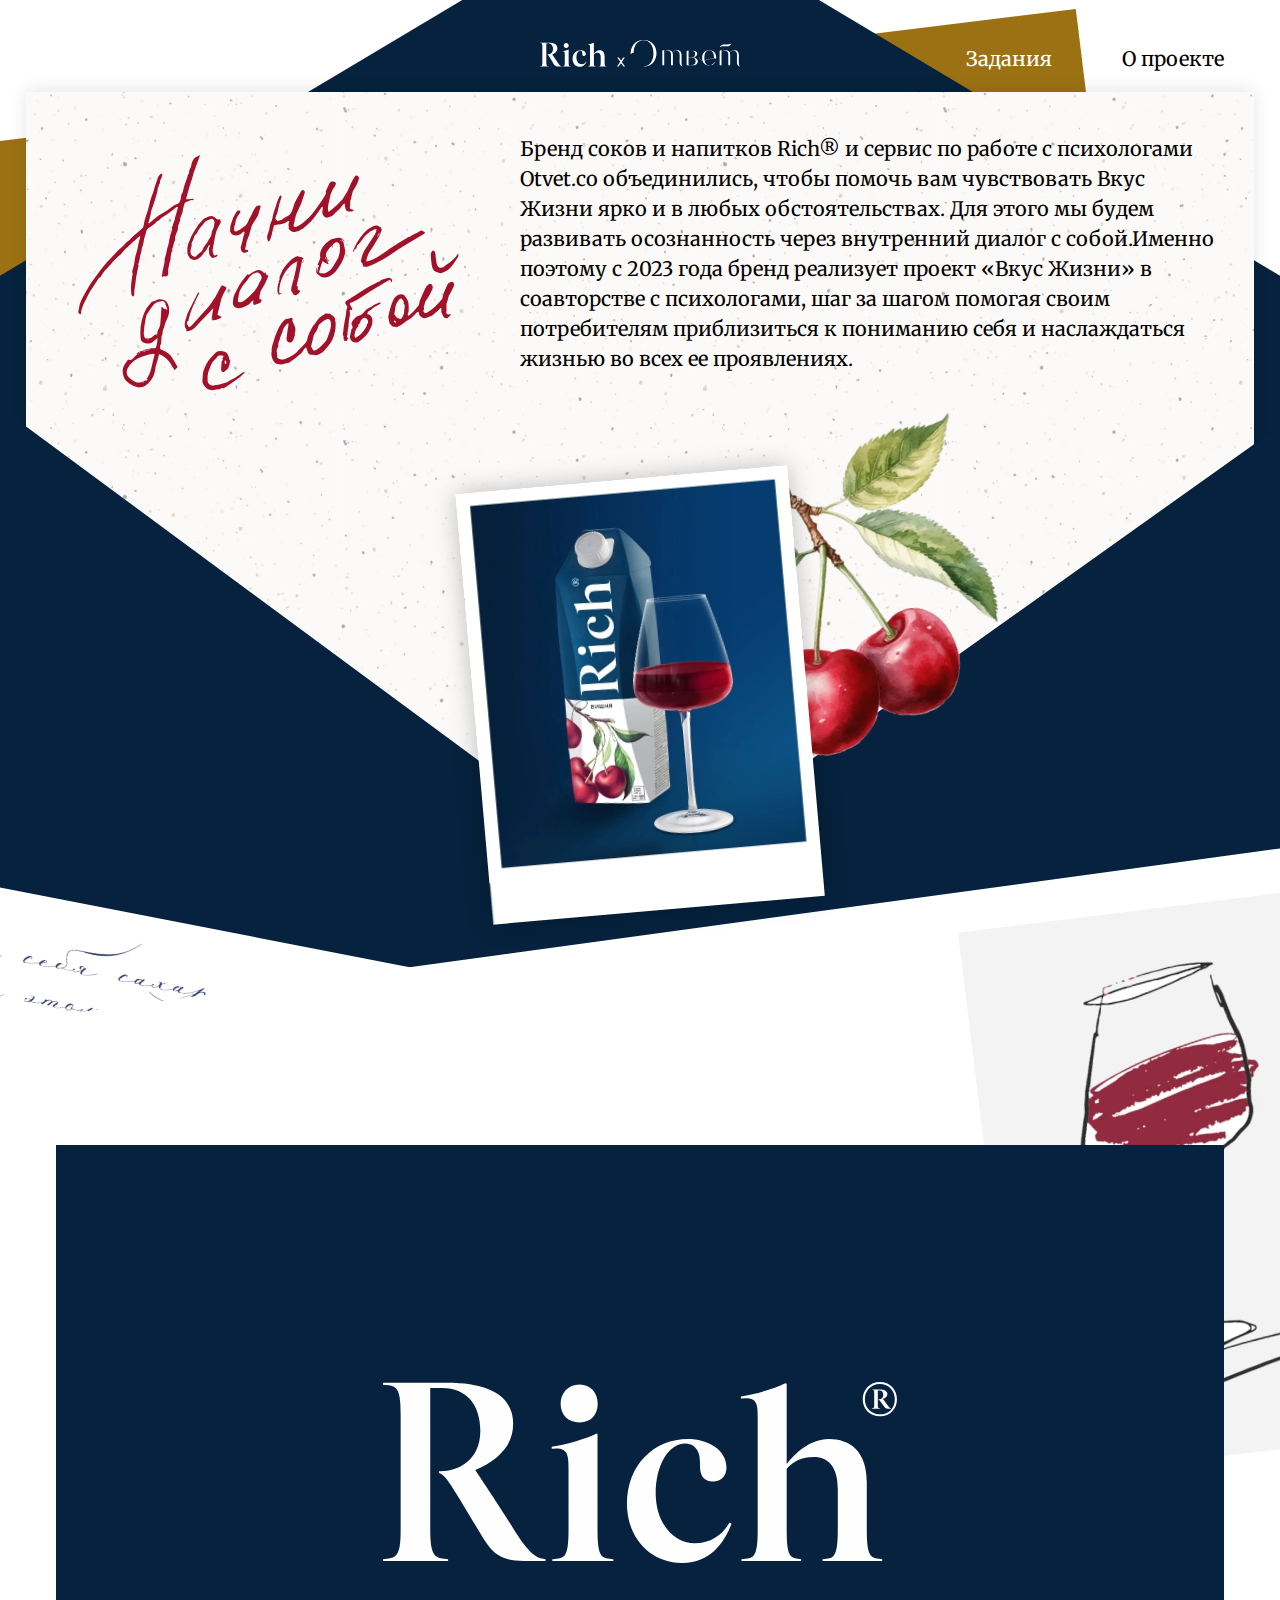
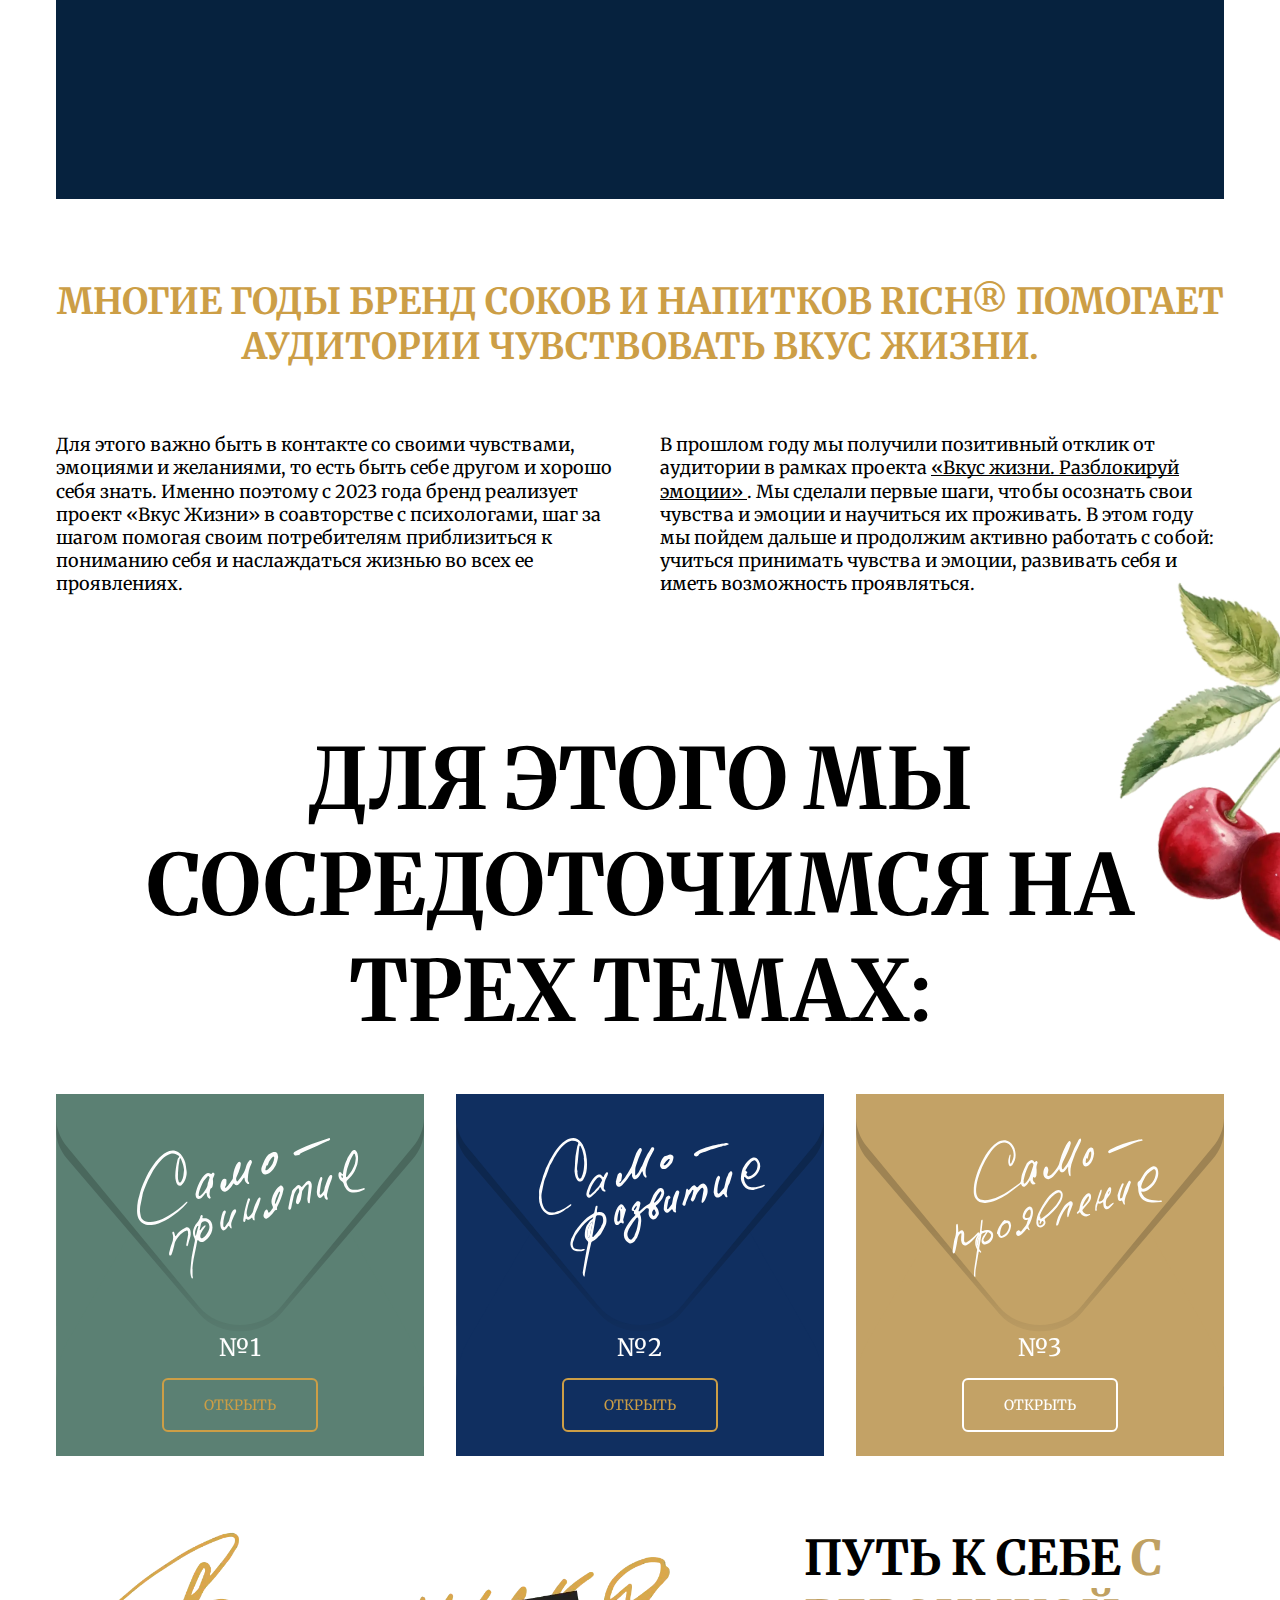
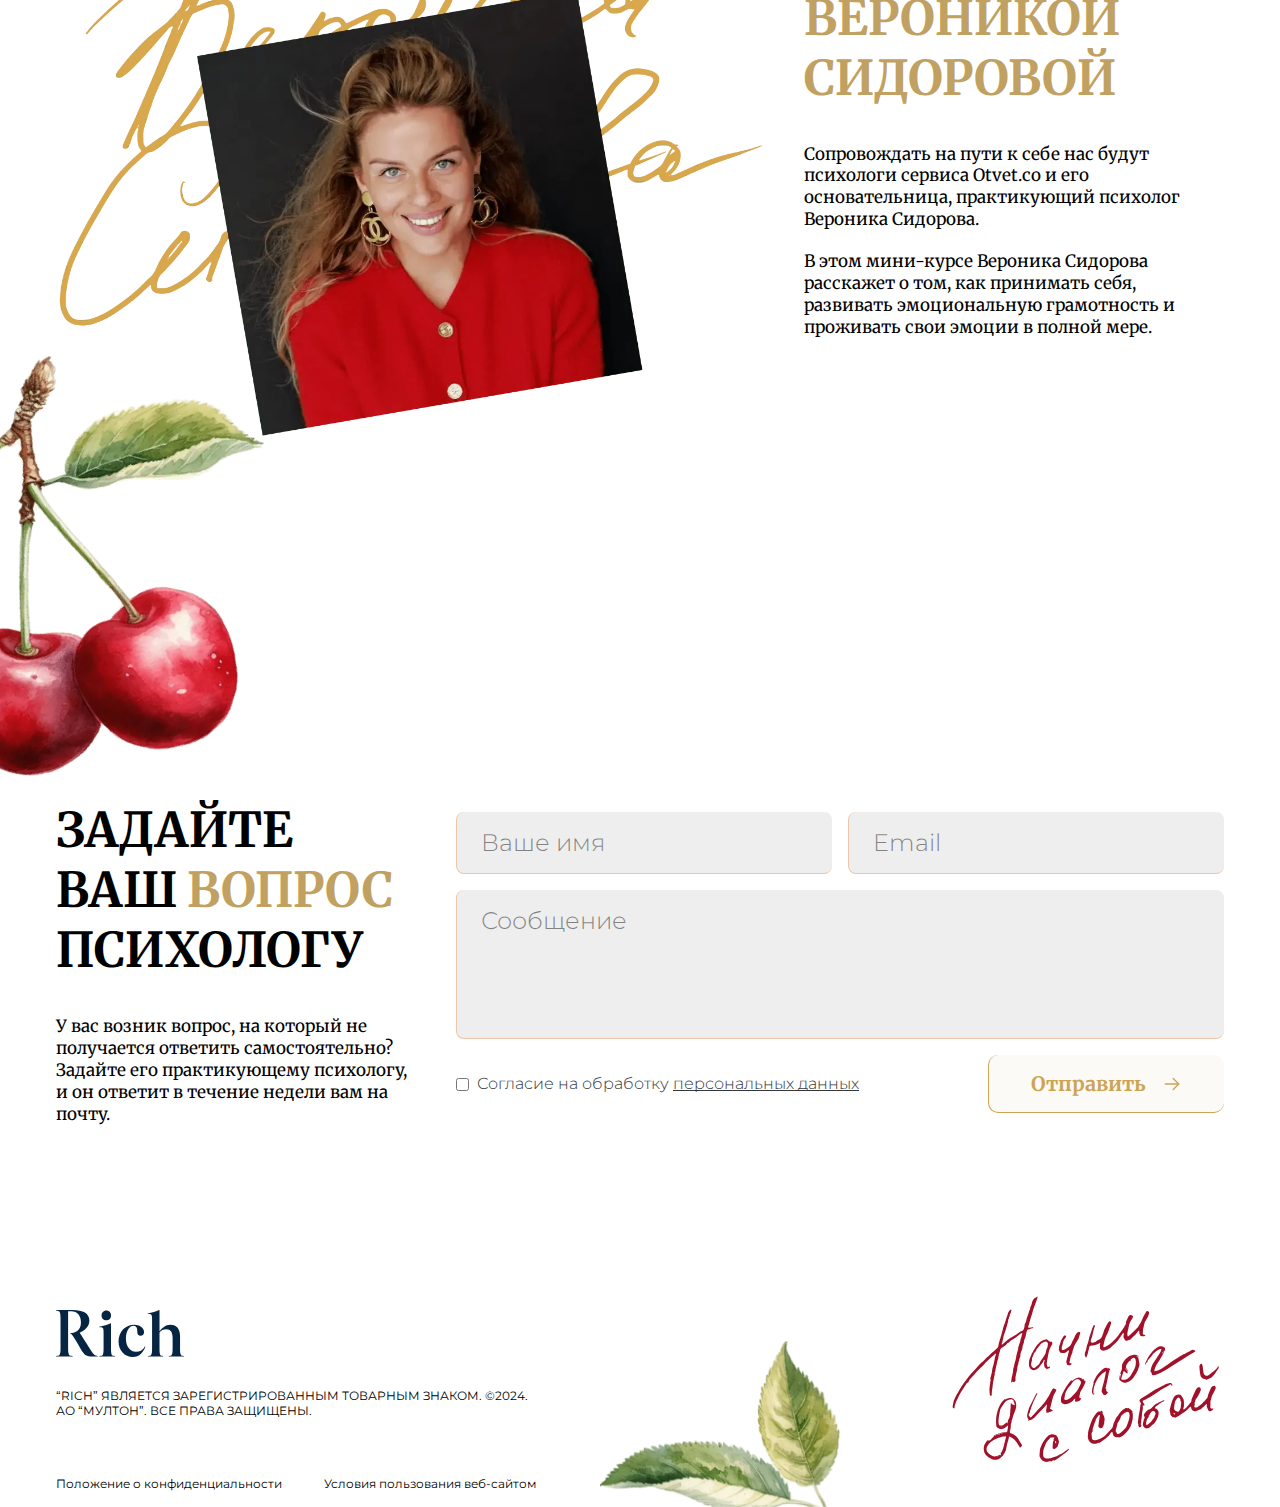
<file: index.html>
<!DOCTYPE html>
<html lang="en">
  <head>
    <meta charset="UTF-8" />
    <meta name="viewport" content="width=device-width, initial-scale=1.0" />
    <title>Rich Ответ</title>
    <link rel="shortcut icon" href="./favicon.ico" type="image/x-icon" />
    <link rel="stylesheet" href="https://cdn.jsdelivr.net/npm/swiper@11/swiper-bundle.min.css" />
    <link rel="stylesheet" href="./css/index.css" />
    <script src="https://cdn.jsdelivr.net/npm/swiper@11/swiper-bundle.min.js" defer></script>
    <script type="module" src="./js/index.js" defer></script>
  </head>

  <body>
    <header class="header header_main">
      <div class="container">
        <div class="header__logo">
          <a class="header__logo-link" href="./">
            <img class="header__logo-link-image" src="./assets/logo.svg" alt="logo" />
          </a>
        </div>

        <nav class="header__nav">
          <a class="header__nav-link" href="#">Задания</a>
          <a class="header__nav-link" href="#">О проекте</a>
        </nav>

        <!-- <div class="header__burger" role="button"></div> -->
      </div>
    </header>

    <main class="main">
      <section class="first-screen">
        <div class="container">
          <div class="first-screen__content">
            <figure class="first-screen__content-figure">
              <img
                class="first-screen__content-figure-image"
                src="./assets/footer-dialog.svg"
                alt="dialog"
              />
            </figure>
            <p class="first-screen__content-text">
              Бренд соков и напитков Rich® и сервис по работе с психологами Otvet.co объединились,
              чтобы помочь вам чувствовать Вкус Жизни ярко и в любых обстоятельствах. Для этого мы
              будем развивать осознанность через внутренний диалог с собой.Именно поэтому с 2023
              года бренд реализует проект «Вкус Жизни» в соавторстве с психологами, шаг за шагом
              помогая своим потребителям приблизиться к пониманию себя и наслаждаться жизнью во всех
              ее проявлениях.
            </p>
          </div>
          <div class="first-screen__envelope"></div>
        </div>

        <div class="first-screen__juice"></div>
        <div class="first-screen__cherry"></div>
        <div class="first-screen__letter"></div>
      </section>

      <section class="rich-video rich-video_main">
        <div class="container">
          <div class="rich-video__wrapper">
            <div class="rich-video__content">
              <iframe
                title="video player"
                src="https://kinescope.io/embed/dd3aL7NvBHJAgsmHTYtjF2"
                allow="autoplay; fullscreen; picture-in-picture; encrypted-media; gyroscope; accelerometer; clipboard-write;"
                frameborder="0"
                allowfullscreen=""
                loading="lazy"
              ></iframe>
            </div>
            <div class="rich-video__bg"></div>
          </div>
        </div>
      </section>

      <section class="about">
        <div class="container">
          <h2 class="about__title">
            Многие годы бренд соков и напитков Rich® помогает аудитории чувствовать вкус жизни.
          </h2>

          <div class="about__content">
            <p class="about__content-text">
              Для этого важно быть в контакте со своими чувствами, эмоциями и желаниями, то есть
              быть себе другом и хорошо себя знать. Именно поэтому с 2023 года бренд реализует
              проект «Вкус Жизни» в соавторстве с психологами, шаг за шагом помогая своим
              потребителям приблизиться к пониманию себя и наслаждаться жизнью во всех ее
              проявлениях.
            </p>

            <p class="about__content-text">
              В прошлом году мы получили позитивный отклик от аудитории в рамках проекта
              <a href="https://promo.youtalk.ru/rich/" target="_blank">
                «Вкус жизни. Разблокируй эмоции» </a
              >. Мы сделали первые шаги, чтобы осознать свои чувства и эмоции и научиться их
              проживать. В этом году мы пойдем дальше и продолжим активно работать с собой: учиться
              принимать чувства и эмоции, развивать себя и иметь возможность проявляться.
            </p>
          </div>
        </div>
      </section>

      <section class="self-develop">
        <div class="container">
          <h2 class="self-develop__title">Для этого мы сосредоточимся на трех темах:</h2>

          <div class="self-develop__steps">
            <div class="self-develop__steps-card">
              <figure class="self-develop__steps-card-figure">
                <img
                  class="self-develop__steps-card-figure-image"
                  src="./assets/self-acceptance-wh.svg"
                  alt="step"
                />
              </figure>
              <div class="self-develop__steps-card-number">№1</div>
              <div class="self-develop__steps-card-controls">
                <button class="self-develop__steps-card-controls-button">ОТКРЫТЬ</button>
              </div>

              <div class="self-develop__steps-card-info">
                <div class="self-develop__steps-card-info-wrapper">
                  <div class="self-develop__steps-card-info-close">x</div>

                  <div class="self-develop__steps-card-info-answer">
                    <div class="self-develop__steps-card-info-content">
                      <figure class="self-develop__steps-card-info-figure">
                        <img
                          class="self-develop__steps-card-info-figure-image"
                          src="./assets/answer-1.svg"
                          alt="answer"
                        />
                      </figure>
                      <div class="self-develop__steps-card-info-text">
                        Принятие себя без условий и критики важно для уменьшения чувства вины,
                        страха и стыда, которые могут препятствовать полноценной жизни.
                      </div>
                      <div class="self-develop__steps-card-info-controls">
                        <a
                          class="self-develop__steps-card-info-controls-link"
                          href="./samoprinyatie.html"
                        >
                          узнать лучше
                        </a>
                      </div>
                    </div>
                  </div>
                </div>
              </div>
            </div>

            <div class="self-develop__steps-card">
              <figure class="self-develop__steps-card-figure">
                <img
                  class="self-develop__steps-card-figure-image"
                  src="./assets/self-development-wh.svg"
                  alt="step"
                />
              </figure>
              <div class="self-develop__steps-card-number">№2</div>
              <div class="self-develop__steps-card-controls">
                <button class="self-develop__steps-card-controls-button">ОТКРЫТЬ</button>
              </div>

              <div class="self-develop__steps-card-info">
                <div class="self-develop__steps-card-info-wrapper">
                  <div class="self-develop__steps-card-info-close">x</div>

                  <div class="self-develop__steps-card-info-answer">
                    <div class="self-develop__steps-card-info-content">
                      <figure class="self-develop__steps-card-info-figure">
                        <img
                          class="self-develop__steps-card-info-figure-image"
                          src="./assets/answer-2.svg"
                          alt="answer"
                        />
                      </figure>
                      <div class="self-develop__steps-card-info-text">
                        Личностный рост помогает найти собственную идентичность и сделать шаг к
                        самопроявлению.
                      </div>
                      <div class="self-develop__steps-card-info-controls">
                        <a
                          class="self-develop__steps-card-info-controls-link"
                          href="./samorazvitie.html"
                        >
                          узнать лучше
                        </a>
                      </div>
                    </div>
                  </div>
                </div>
              </div>
            </div>

            <div class="self-develop__steps-card">
              <figure class="self-develop__steps-card-figure">
                <img
                  class="self-develop__steps-card-figure-image"
                  src="./assets/self-manifestation-wh.svg"
                  alt="step"
                />
              </figure>
              <div class="self-develop__steps-card-number">№3</div>
              <div class="self-develop__steps-card-controls">
                <button class="self-develop__steps-card-controls-button">ОТКРЫТЬ</button>
              </div>

              <div class="self-develop__steps-card-info">
                <div class="self-develop__steps-card-info-wrapper">
                  <div class="self-develop__steps-card-info-close">x</div>

                  <div class="self-develop__steps-card-info-answer">
                    <div class="self-develop__steps-card-info-content">
                      <figure class="self-develop__steps-card-info-figure">
                        <img
                          class="self-develop__steps-card-info-figure-image"
                          src="./assets/answer-3.svg"
                          alt="answer"
                        />
                      </figure>
                      <div class="self-develop__steps-card-info-text">
                        Уникальных аспектов собственной личности и реализация творческого потенциала
                        поможет ощутить удовлетворение от жизни.
                      </div>
                      <div class="self-develop__steps-card-info-controls">
                        <a
                          class="self-develop__steps-card-info-controls-link"
                          href="./proyavlenie.html"
                        >
                          узнать лучше
                        </a>
                      </div>
                    </div>
                  </div>
                </div>
              </div>
            </div>
          </div>
        </div>
      </section>

      <section class="your-way">
        <div class="container">
          <figure class="your-way__figure">
            <img
              class="your-way__figure-image"
              src="./assets/way-to-yourself.webp"
              alt="way-to-yourself"
            />
          </figure>

          <div class="your-way__content">
            <h2 class="your-way__title">ПУТЬ К СЕБЕ <span>С ВЕРОНИКОЙ СИДОРОВОЙ</span></h2>
            <p class="your-way__text">
              Сопровождать на пути к себе нас будут психологи сервиса Otvet.co и его основательница,
              практикующий психолог Вероника Сидорова.
            </p>
            <p class="your-way__text">
              В этом мини-курсе Вероника Сидорова расскажет о том, как принимать себя, развивать
              эмоциональную грамотность и проживать свои эмоции в полной мере.
            </p>
          </div>
        </div>
      </section>

      <section class="callback">
        <div class="container">
          <div class="callback__content">
            <h2 class="callback__title">Задайте ваш <span>вопрос</span> психологу</h2>
            <p class="callback__text">
              У вас возник вопрос, на который не получается ответить самостоятельно? Задайте его
              практикующему психологу, и он ответит в течение недели вам на почту.
            </p>
          </div>

          <form class="callback__form">
            <fieldset class="callback__form-fieldset">
              <input
                class="callback__form-input"
                type="text"
                name="name"
                id="callbackName"
                placeholder="Ваше имя"
                required
              />
              <input
                class="callback__form-input"
                type="email"
                name="email"
                id="callbackEmail"
                placeholder="Email"
                required
              />
            </fieldset>

            <fieldset class="callback__form-fieldset">
              <textarea
                class="callback__form-textarea"
                name="message"
                id="callbackMessage"
                placeholder="Сообщение"
                rows="4"
              ></textarea>
            </fieldset>

            <fieldset class="callback__form-fieldset">
              <label class="callback__form-checkbox">
                <input
                  class="callback__form-checkbox-input"
                  type="checkbox"
                  name="agreement"
                  id="callbackAgreement"
                  required
                />
                <span class="callback__form-checkbox-text">
                  Согласие на обработку <a href="#">персональных данных</a>
                </span>
              </label>

              <button class="callback__form-submit">Отправить</button>
            </fieldset>
          </form>
        </div>
      </section>
    </main>

    <footer class="footer">
      <div class="container">
        <div class="footer__content">
          <figure class="footer__logo">
            <img class="footer__logo-image" src="./assets/logo-footer.svg" alt="logo" />
          </figure>

          <div class="footer__copyright">
            “Rich” является зарегистрированным товарным знаком. ©2024. АО “Мултон”. Все права
            защищены.
          </div>

          <div class="footer__nav">
            <a class="footer__nav-link" href="#">Положение о конфиденциальности</a>
            <a class="footer__nav-link" href="#">Условия пользования веб-сайтом</a>
          </div>
        </div>
      </div>
    </footer>
  </body>
</html>
</file>
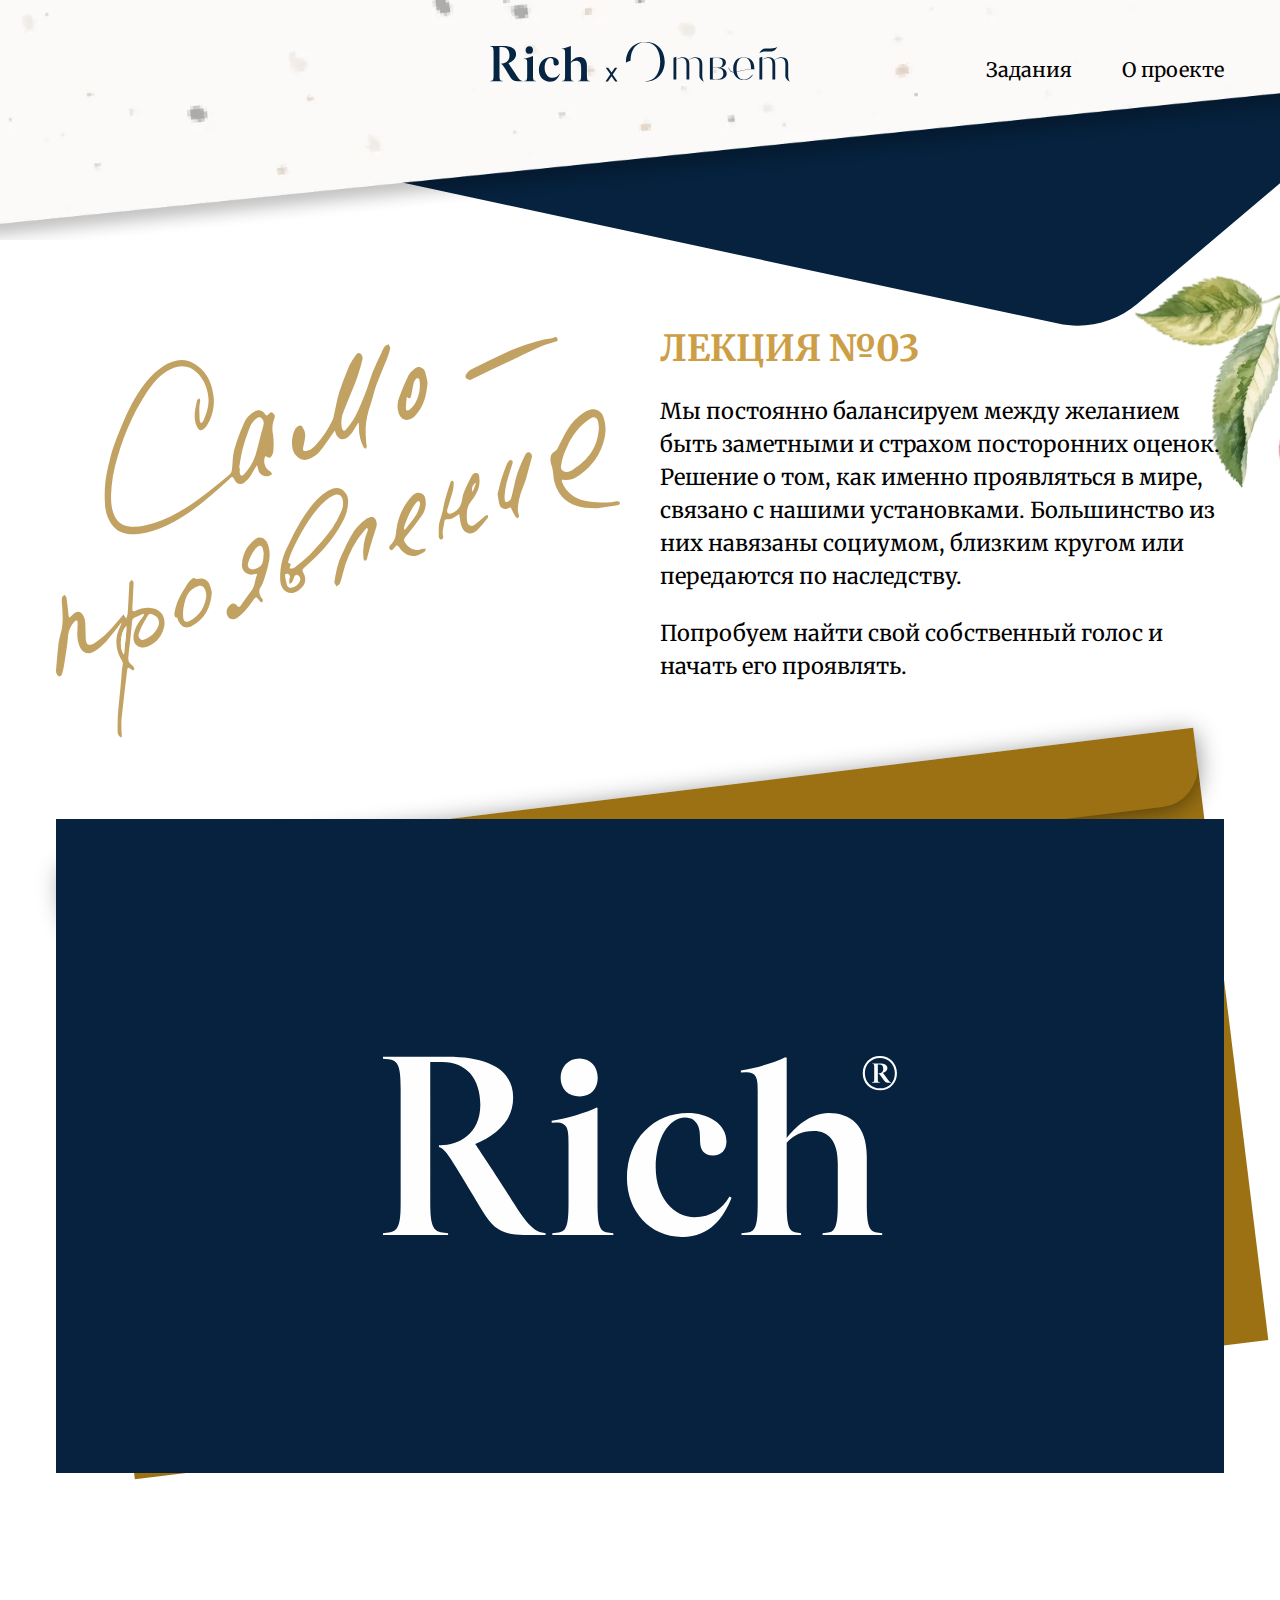
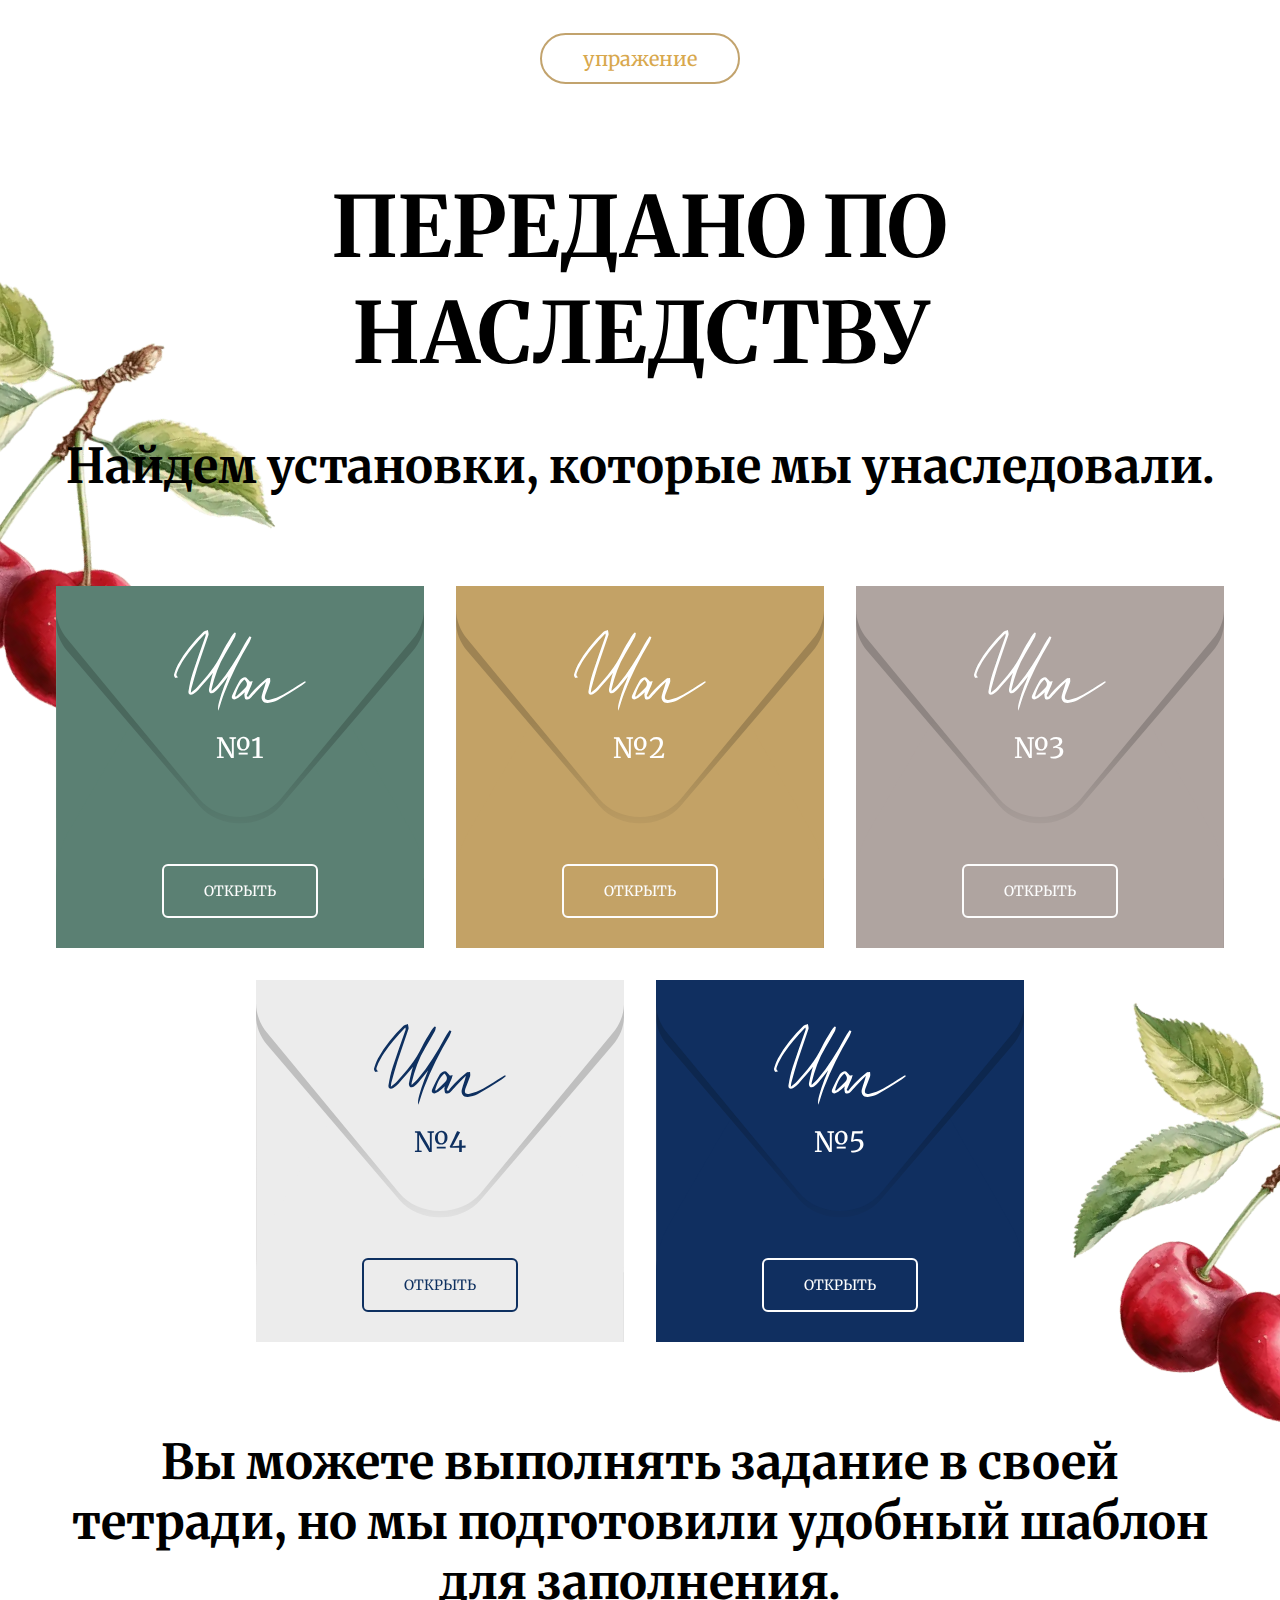
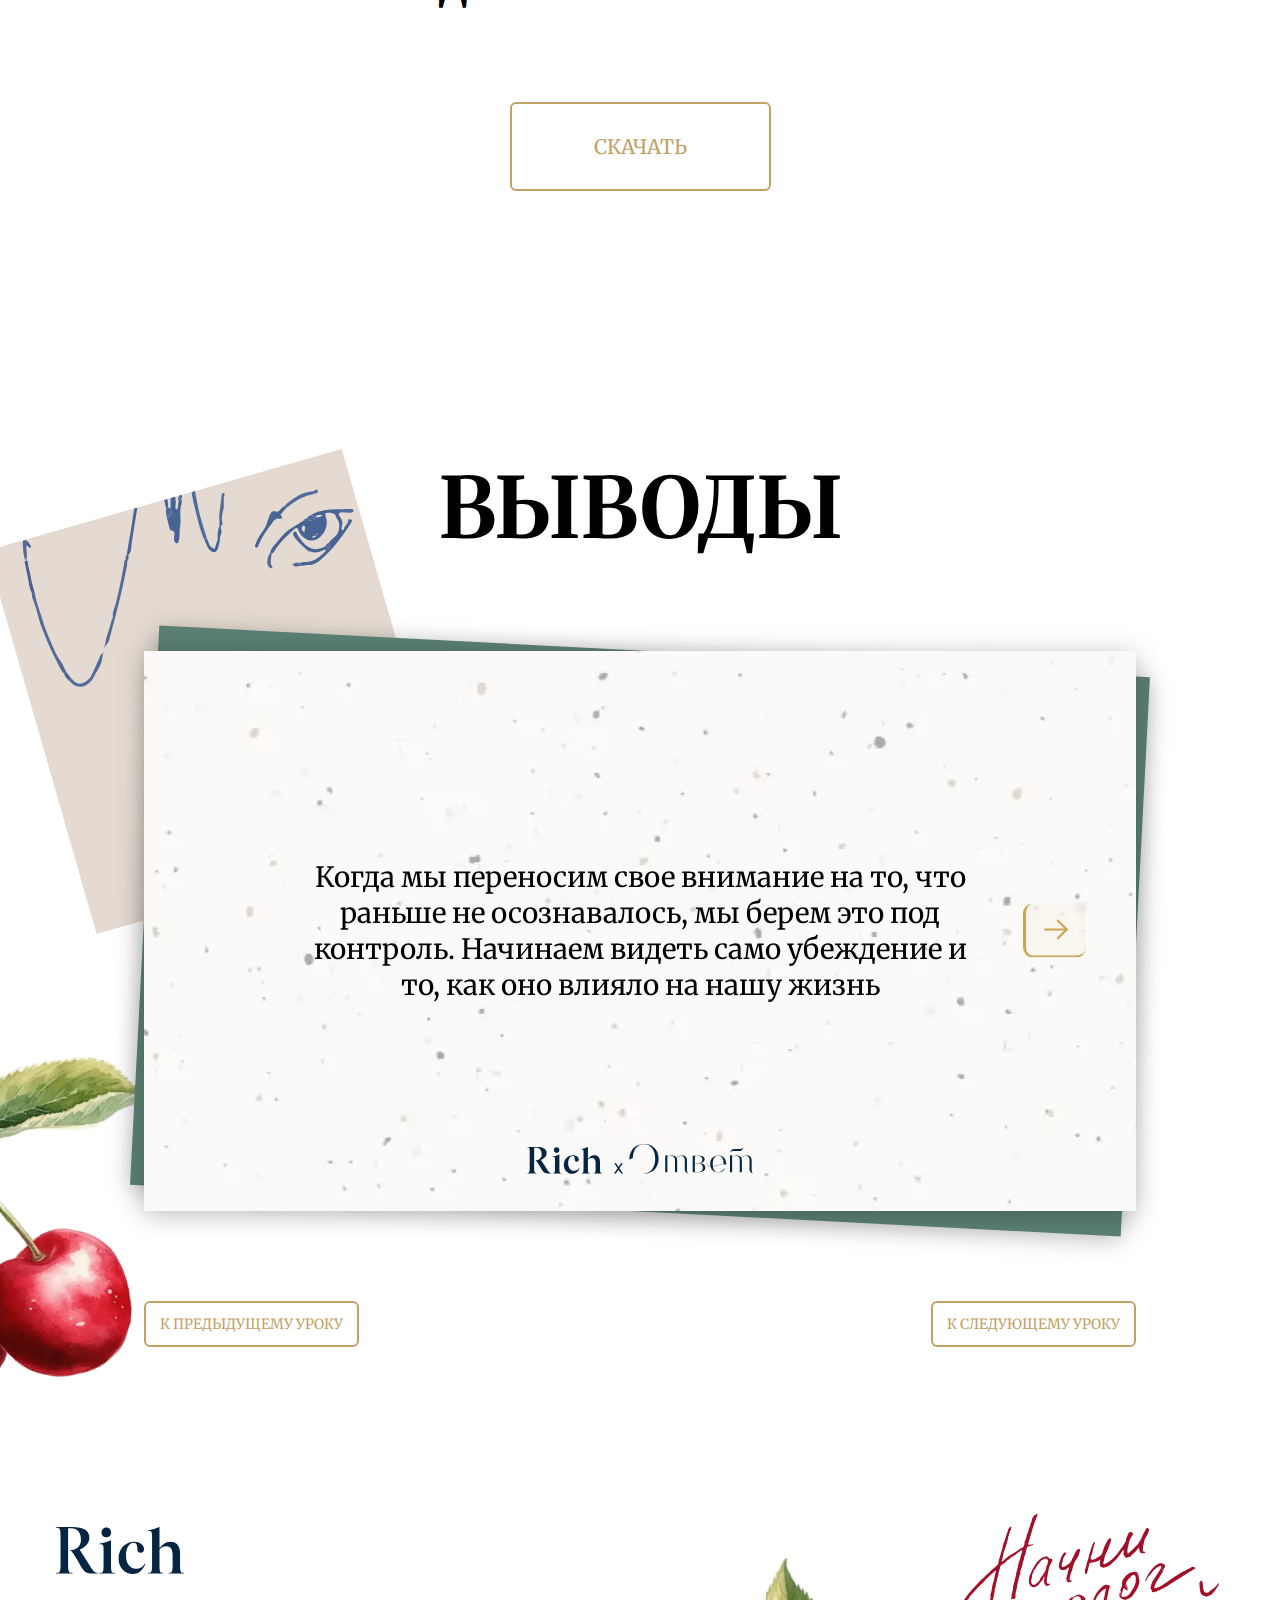
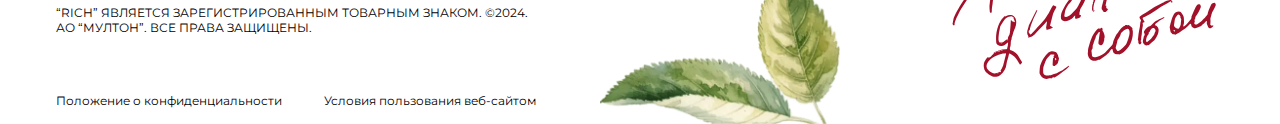
<file: answer.html>
<!DOCTYPE html>
<html lang="en">
  <head>
    <meta charset="UTF-8" />
    <meta name="viewport" content="width=device-width, initial-scale=1.0" />
    <title>Rich Ответ</title>
    <link rel="shortcut icon" href="./favicon.ico" type="image/x-icon" />
    <link rel="stylesheet" href="https://cdn.jsdelivr.net/npm/swiper@11/swiper-bundle.min.css" />
    <link rel="stylesheet" href="./css/index.css" />
    <script src="https://cdn.jsdelivr.net/npm/swiper@11/swiper-bundle.min.js" defer></script>
    <script type="module" src="./js/index.js" defer></script>
  </head>

  <body>
    <header class="header">
      <div class="container">
        <div class="header__logo">
          <a class="header__logo-link" href="#">
            <img class="header__logo-link-image" src="./assets/logo.svg" alt="logo" />
          </a>
        </div>

        <nav class="header__nav">
          <a class="header__nav-link" href="#">Задания</a>
          <a class="header__nav-link" href="#">О проекте</a>
        </nav>

        <!-- <div class="header__burger" role="button"></div> -->
      </div>
    </header>

    <main class="main">
      <section class="self-manifestation">
        <div class="container">
          <figure class="self-manifestation__figure">
            <img
              class="self-manifestation__figure-image"
              src="./assets/self-manifestation.svg"
              alt="manifestation"
            />
          </figure>

          <div class="self-manifestation__content">
            <h2 class="self-manifestation__title">Лекция №03</h2>
            <p class="self-manifestation__text">
              Мы постоянно балансируем между желанием быть заметными и страхом посторонних оценок.
              Решение о том, как именно проявляться в мире, связано с нашими установками.
              Большинство из них навязаны социумом, близким кругом или передаются по наследству.
            </p>
            <p class="self-manifestation__text">
              Попробуем найти свой собственный голос и начать его проявлять.
            </p>
          </div>
        </div>
      </section>

      <section class="rich-video">
        <div class="container">
          <div class="rich-video__wrapper">
            <div class="rich-video__content">
              <iframe
                title="video player"
                src="https://kinescope.io/embed/dd3aL7NvBHJAgsmHTYtjF2"
                allow="autoplay; fullscreen; picture-in-picture; encrypted-media; gyroscope; accelerometer; clipboard-write;"
                frameborder="0"
                allowfullscreen=""
                loading="lazy"
              ></iframe>
            </div>
            <div class="rich-video__bg"></div>
          </div>
        </div>
      </section>

      <section class="exercise">
        <div class="container">
          <div class="exercise__tag">УПРАЖЕНИЕ</div>

          <h2 class="exercise__title">ПЕРЕДАНО ПО НАСЛЕДСТВУ</h2>

          <p class="exercise__description">Найдем установки, которые мы унаследовали.</p>

          <div class="exercise__steps">
            <div class="exercise__steps-card">
              <figure class="exercise__steps-card-figure">
                <img class="exercise__steps-card-figure-image" src="./assets/step.svg" alt="step" />
              </figure>
              <div class="exercise__steps-card-number">№1</div>
              <div class="exercise__steps-card-controls">
                <button class="exercise__steps-card-controls-button">ОТКРЫТЬ</button>
              </div>

              <div class="exercise__steps-card-info">
                <div class="exercise__steps-card-info-wrapper">
                  <div class="exercise__steps-card-info-content"></div>
                </div>
              </div>
            </div>

            <div class="exercise__steps-card">
              <figure class="exercise__steps-card-figure">
                <img class="exercise__steps-card-figure-image" src="./assets/step.svg" alt="step" />
              </figure>
              <div class="exercise__steps-card-number">№2</div>
              <div class="exercise__steps-card-controls">
                <button class="exercise__steps-card-controls-button">ОТКРЫТЬ</button>
              </div>

              <div class="exercise__steps-card-info">
                <div class="exercise__steps-card-info-wrapper">
                  <div class="exercise__steps-card-info-content"></div>
                </div>
              </div>
            </div>

            <div class="exercise__steps-card">
              <figure class="exercise__steps-card-figure">
                <img class="exercise__steps-card-figure-image" src="./assets/step.svg" alt="step" />
              </figure>
              <div class="exercise__steps-card-number">№3</div>
              <div class="exercise__steps-card-controls">
                <button class="exercise__steps-card-controls-button">ОТКРЫТЬ</button>
              </div>

              <div class="exercise__steps-card-info">
                <div class="exercise__steps-card-info-wrapper">
                  <div class="exercise__steps-card-info-content"></div>
                </div>
              </div>
            </div>

            <div class="exercise__steps-card">
              <figure class="exercise__steps-card-figure">
                <img class="exercise__steps-card-figure-image" src="./assets/step.svg" alt="step" />
              </figure>
              <div class="exercise__steps-card-number">№4</div>
              <div class="exercise__steps-card-controls">
                <button class="exercise__steps-card-controls-button">ОТКРЫТЬ</button>
              </div>

              <div class="exercise__steps-card-info">
                <div class="exercise__steps-card-info-wrapper">
                  <div class="exercise__steps-card-info-content"></div>
                </div>
              </div>
            </div>

            <div class="exercise__steps-card">
              <figure class="exercise__steps-card-figure">
                <img class="exercise__steps-card-figure-image" src="./assets/step.svg" alt="step" />
              </figure>
              <div class="exercise__steps-card-number">№5</div>
              <div class="exercise__steps-card-controls">
                <button class="exercise__steps-card-controls-button">ОТКРЫТЬ</button>
              </div>

              <div class="exercise__steps-card-info">
                <div class="exercise__steps-card-info-wrapper">
                  <div class="exercise__steps-card-info-content"></div>
                </div>
              </div>
            </div>
          </div>

          <p class="exercise__description">
            Вы можете выполнять задание в своей тетради, но мы подготовили удобный шаблон для
            заполнения.
          </p>

          <div class="exercise__controls">
            <button class="exercise__controls-button">скачать</button>
          </div>
        </div>
      </section>

      <section class="conclusions">
        <div class="container">
          <h2 class="conclusions__title">выводы</h2>

          <div class="conclusions__slider">
            <div class="swiper">
              <div class="swiper-wrapper">
                <div class="swiper-slide">
                  <div class="conclusions__slide">
                    <div class="conclusions__slide-text">
                      Когда мы переносим свое внимание на то, что раньше не осознавалось, мы берем
                      это под контроль. Начинаем видеть само убеждение и то, как оно влияло на нашу
                      жизнь
                    </div>
                  </div>
                </div>

                <div class="swiper-slide">
                  <div class="conclusions__slide">
                    <div class="conclusions__slide-text">
                      Когда мы переносим свое внимание на то, что раньше не осознавалось, мы берем
                      это под контроль. Начинаем видеть само убеждение и то, как оно влияло на нашу
                      жизнь
                    </div>
                  </div>
                </div>

                <div class="swiper-slide">
                  <div class="conclusions__slide">
                    <div class="conclusions__slide-text">
                      Когда мы переносим свое внимание на то, что раньше не осознавалось, мы берем
                      это под контроль. Начинаем видеть само убеждение и то, как оно влияло на нашу
                      жизнь
                    </div>
                  </div>
                </div>
              </div>
            </div>

            <div class="conclusions__slider-controls">
              <div class="conclusions__slider-controls-prev"></div>
              <div class="conclusions__slider-controls-next"></div>
            </div>
          </div>

          <div class="conclusions__nav">
            <a class="conclusions__nav-link" href="#">к предыдущему уроку</a>
            <a class="conclusions__nav-link" href="#">к следующему уроку</a>
          </div>
        </div>
      </section>
    </main>

    <footer class="footer">
      <div class="container">
        <div class="footer__content">
          <figure class="footer__logo">
            <img class="footer__logo-image" src="./assets/logo-footer.svg" alt="logo" />
          </figure>

          <div class="footer__copyright">
            “Rich” является зарегистрированным товарным знаком. ©2024. АО “Мултон”. Все права
            защищены.
          </div>

          <div class="footer__nav">
            <a class="footer__nav-link" href="#">Положение о конфиденциальности</a>
            <a class="footer__nav-link" href="#">Условия пользования веб-сайтом</a>
          </div>
        </div>
      </div>
    </footer>
  </body>
</html>
</file>
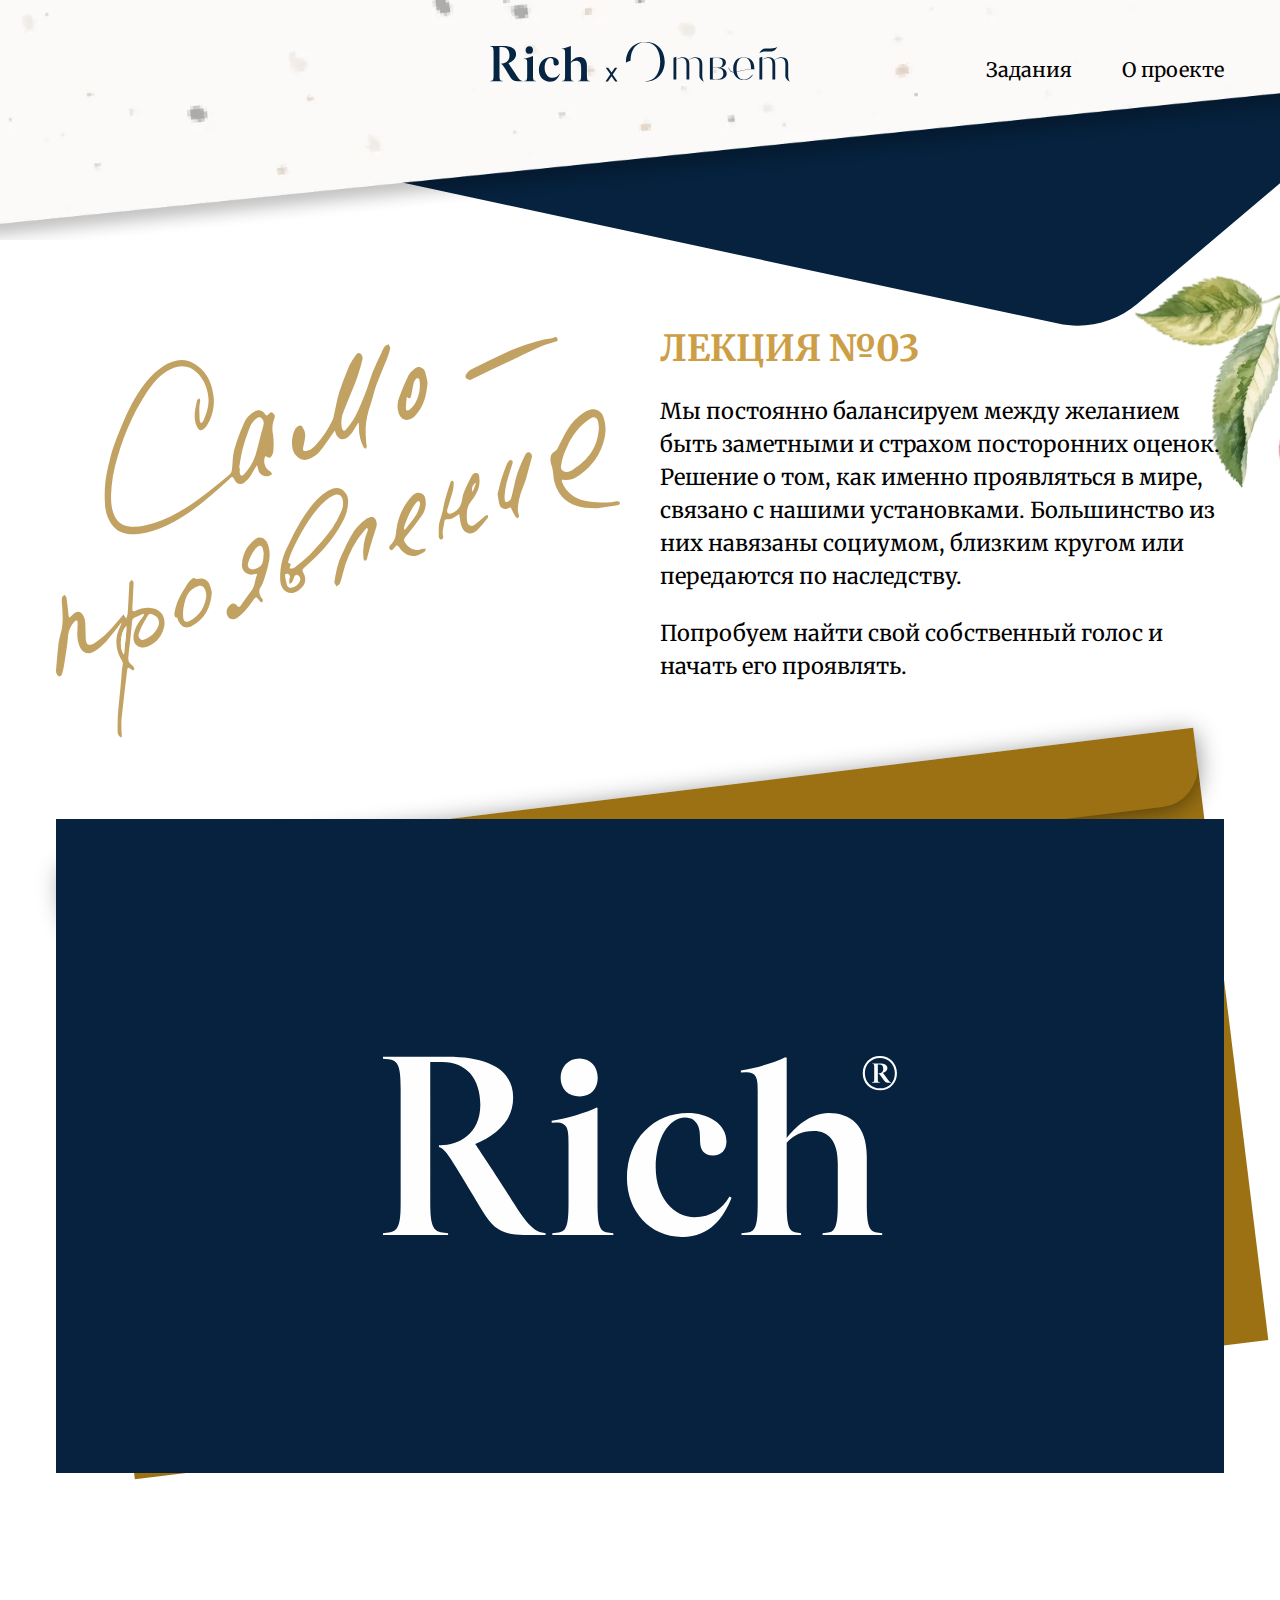
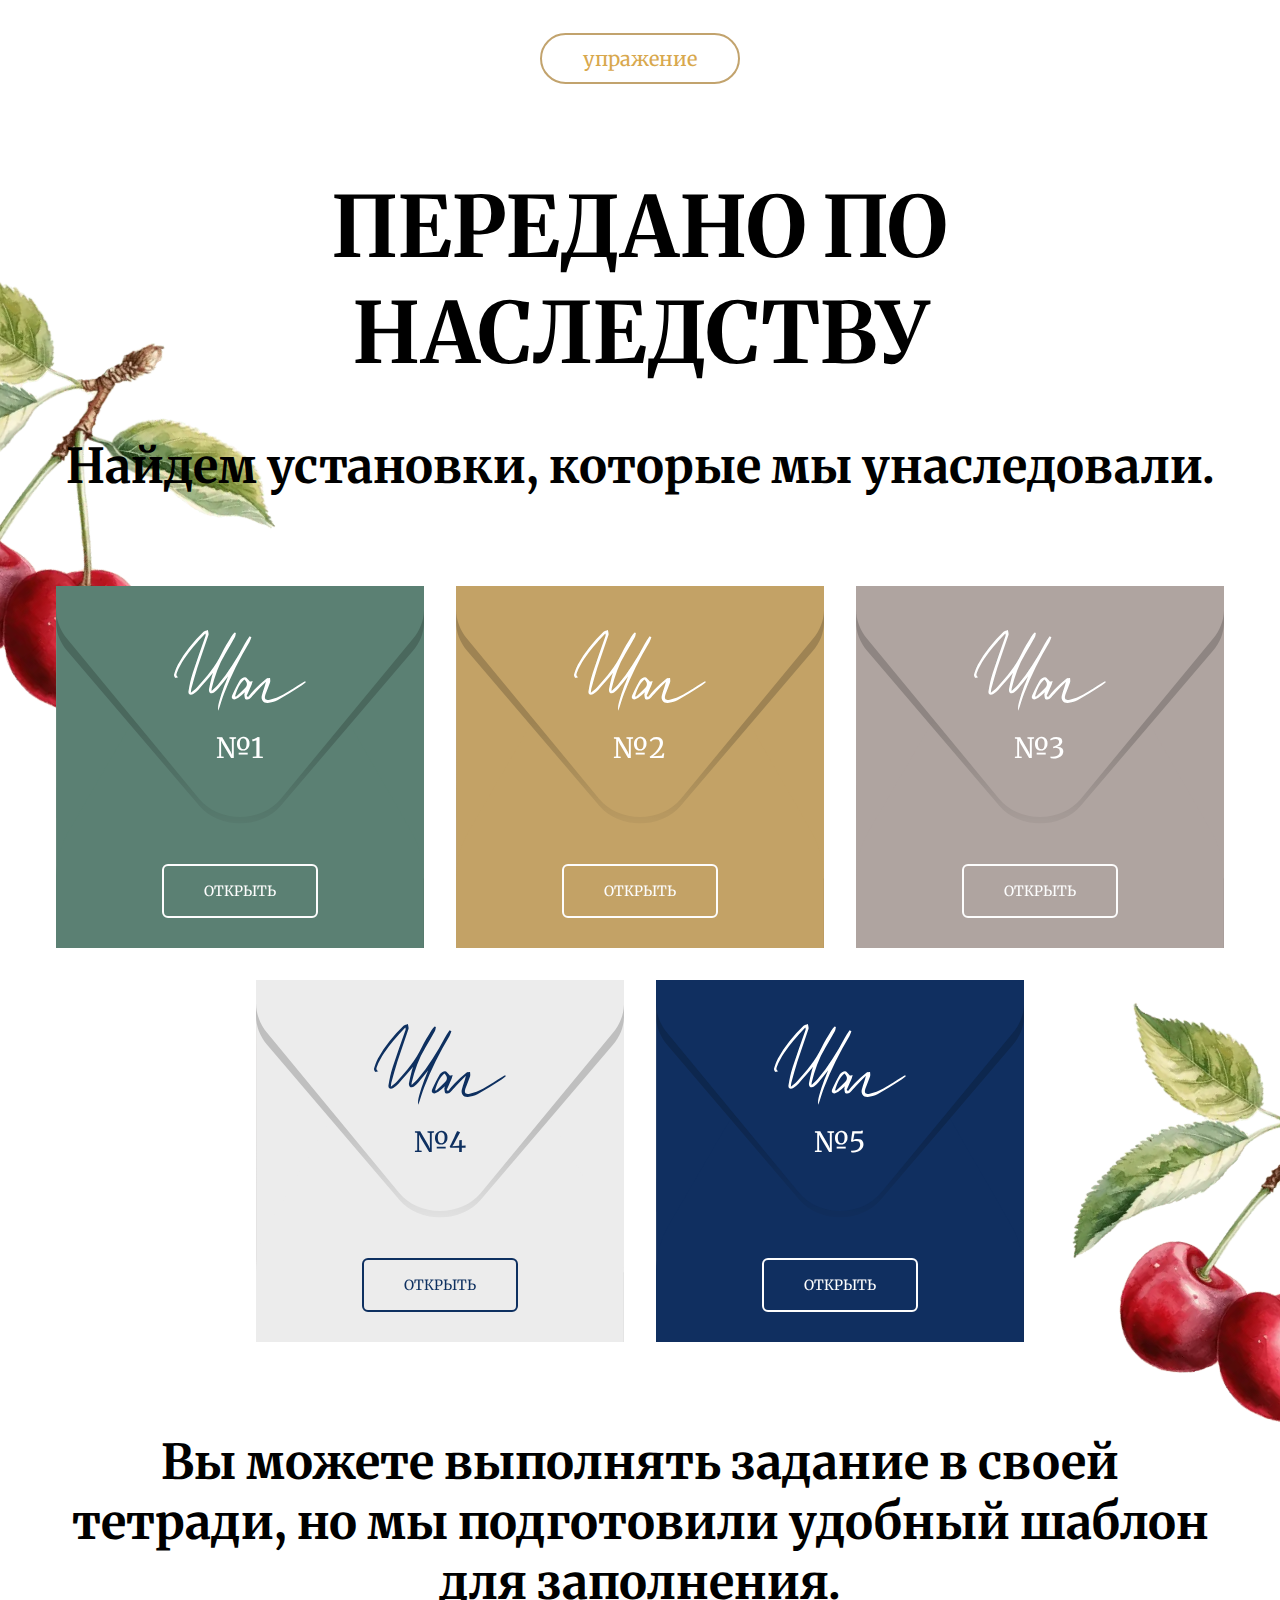
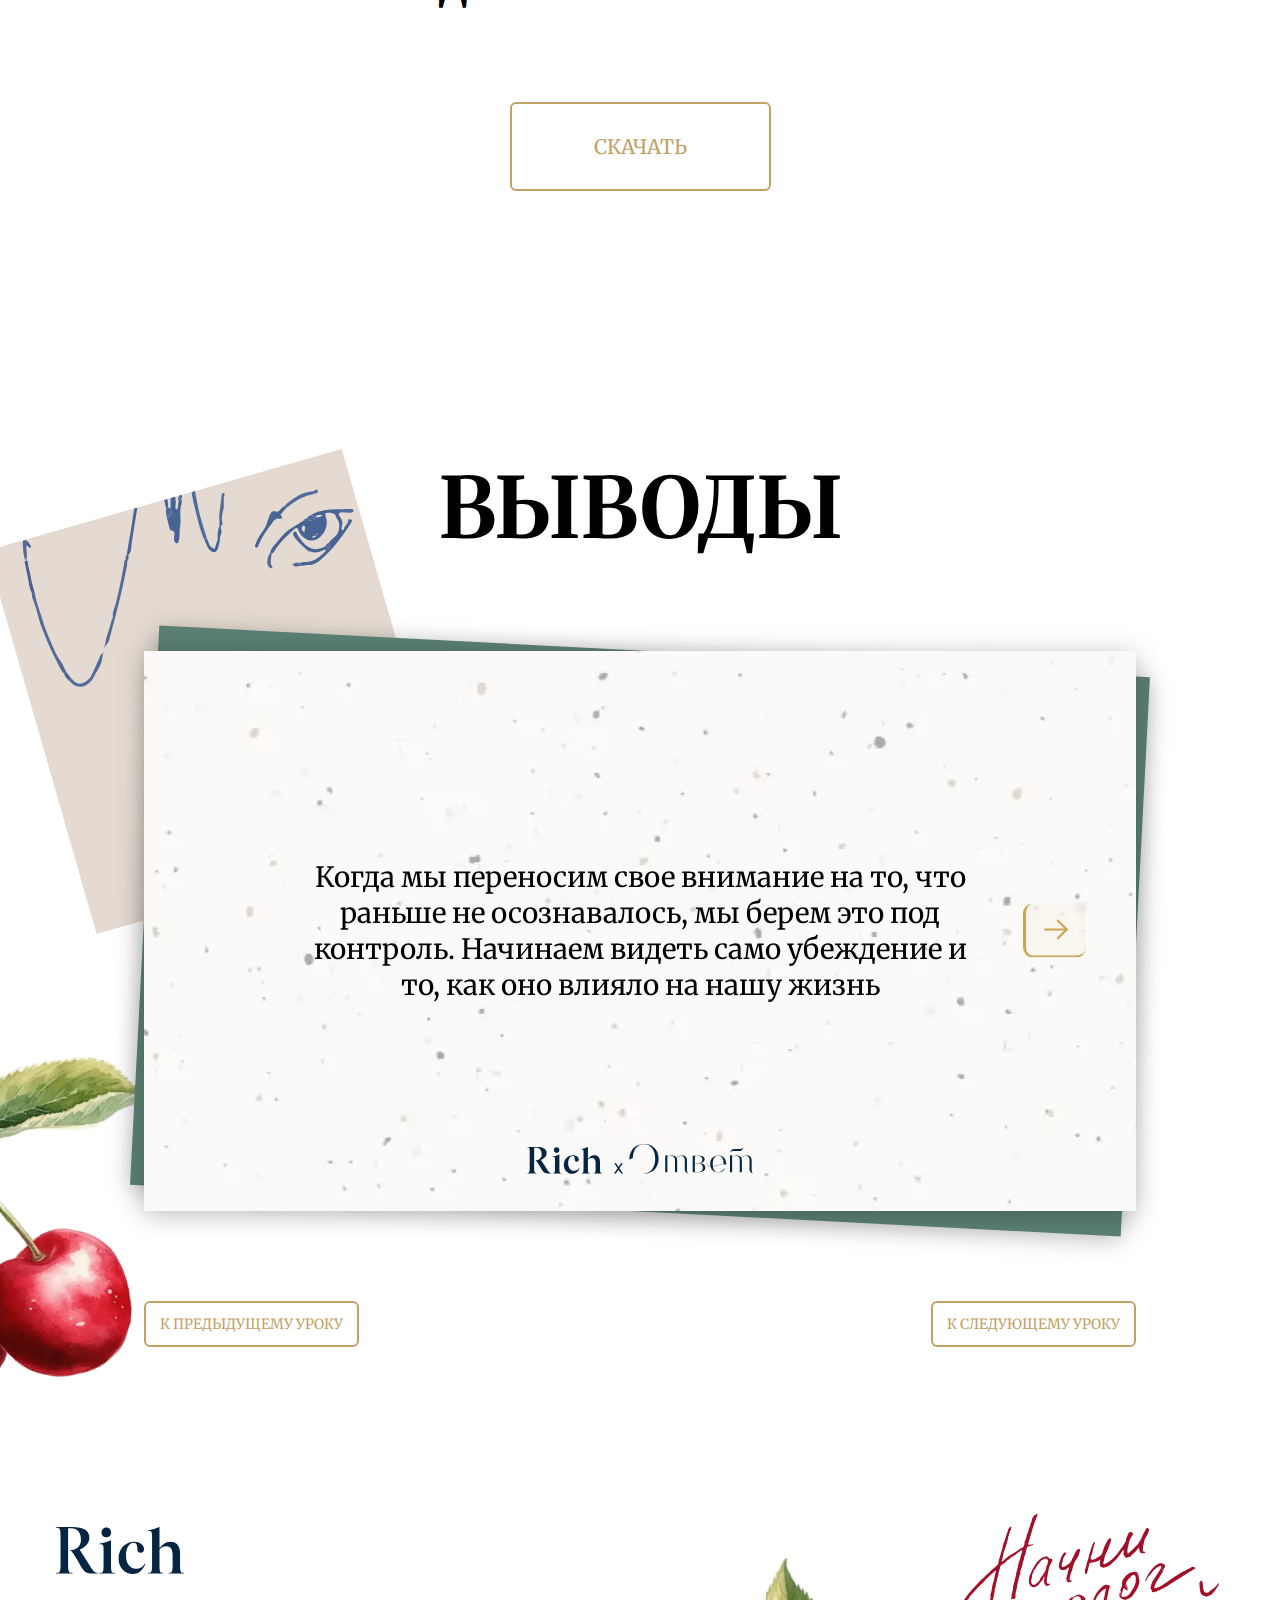
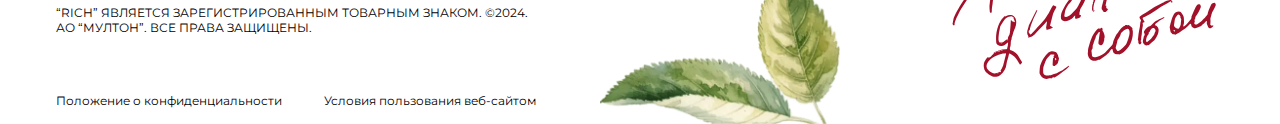
<file: page-answer.html>
<!DOCTYPE html>
<html lang="en">
  <head>
    <meta charset="UTF-8" />
    <meta name="viewport" content="width=device-width, initial-scale=1.0" />
    <title>Rich Ответ</title>
    <link rel="shortcut icon" href="./favicon.ico" type="image/x-icon" />
    <link rel="stylesheet" href="https://cdn.jsdelivr.net/npm/swiper@11/swiper-bundle.min.css" />
    <link rel="stylesheet" href="./css/index.css" />
    <script src="https://cdn.jsdelivr.net/npm/swiper@11/swiper-bundle.min.js" defer></script>
    <script type="module" src="./js/index.js" defer></script>
  </head>

  <body>
    <header class="header">
      <div class="container">
        <div class="header__logo">
          <a class="header__logo-link" href="#">
            <img class="header__logo-link-image" src="./assets/logo.svg" alt="logo" />
          </a>
        </div>

        <nav class="header__nav">
          <a class="header__nav-link" href="#">Задания</a>
          <a class="header__nav-link" href="#">О проекте</a>
        </nav>

        <!-- <div class="header__burger" role="button"></div> -->
      </div>
    </header>

    <main class="main">
      <section class="self-manifestation">
        <div class="container">
          <figure class="self-manifestation__figure">
            <img
              class="self-manifestation__figure-image"
              src="./assets/self-manifestation.svg"
              alt="manifestation"
            />
          </figure>

          <div class="self-manifestation__content">
            <h2 class="self-manifestation__title">Лекция №03</h2>
            <p class="self-manifestation__text">
              Мы постоянно балансируем между желанием быть заметными и страхом посторонних оценок.
              Решение о том, как именно проявляться в мире, связано с нашими установками.
              Большинство из них навязаны социумом, близким кругом или передаются по наследству.
            </p>
            <p class="self-manifestation__text">
              Попробуем найти свой собственный голос и начать его проявлять.
            </p>
          </div>
        </div>
      </section>

      <section class="rich-video">
        <div class="container">
          <div class="rich-video__wrapper">
            <div class="rich-video__content">
              <iframe
                title="video player"
                src="https://kinescope.io/embed/dd3aL7NvBHJAgsmHTYtjF2"
                allow="autoplay; fullscreen; picture-in-picture; encrypted-media; gyroscope; accelerometer; clipboard-write;"
                frameborder="0"
                allowfullscreen=""
                loading="lazy"
              ></iframe>
            </div>
            <div class="rich-video__bg"></div>
          </div>
        </div>
      </section>

      <section class="exercise">
        <div class="container">
          <div class="exercise__tag">УПРАЖЕНИЕ</div>

          <h2 class="exercise__title">ПЕРЕДАНО ПО НАСЛЕДСТВУ</h2>

          <p class="exercise__description">Найдем установки, которые мы унаследовали.</p>

          <div class="exercise__steps">
            <div class="exercise__steps-card">
              <figure class="exercise__steps-card-figure">
                <img class="exercise__steps-card-figure-image" src="./assets/step.svg" alt="step" />
              </figure>
              <div class="exercise__steps-card-number">№1</div>
              <div class="exercise__steps-card-controls">
                <button class="exercise__steps-card-controls-button">ОТКРЫТЬ</button>
              </div>

              <div class="exercise__steps-card-info">
                <div class="exercise__steps-card-info-wrapper">
                  <div class="exercise__steps-card-info-close">x</div>

                  <div class="exercise__steps-card-info-answer">
                    <div class="exercise__steps-card-info-content">
                      <div class="exercise__steps-card-info-id">01</div>
                      <div class="exercise__steps-card-info-title">
                        Вам понадобится бумага и ручка
                      </div>
                      <div class="exercise__steps-card-info-text">
                        Выберите сферу, которая на данный момент жизни беспокоит вас больше всего.
                        Это могут быть любовные отношения, отношения с телом, с деньгами — что
                        угодно.
                      </div>
                      <figure class="exercise__steps-card-info-figure">
                        <img
                          class="exercise__steps-card-info-figure-image"
                          src="./assets/pen-paper.svg"
                          alt="pen paper"
                        />
                      </figure>
                    </div>
                  </div>
                </div>
              </div>
            </div>

            <div class="exercise__steps-card">
              <figure class="exercise__steps-card-figure">
                <img class="exercise__steps-card-figure-image" src="./assets/step.svg" alt="step" />
              </figure>
              <div class="exercise__steps-card-number">№2</div>
              <div class="exercise__steps-card-controls">
                <button class="exercise__steps-card-controls-button">ОТКРЫТЬ</button>
              </div>

              <div class="exercise__steps-card-info">
                <div class="exercise__steps-card-info-wrapper">
                  <div class="exercise__steps-card-info-close">x</div>

                  <div class="exercise__steps-card-info-answer">
                    <div class="exercise__steps-card-info-content">
                      <div class="exercise__steps-card-info-id">02</div>
                      <div class="exercise__steps-card-info-title">
                        Вам понадобится бумага и ручка
                      </div>
                      <div class="exercise__steps-card-info-text">
                        Выберите сферу, которая на данный момент жизни беспокоит вас больше всего.
                        Это могут быть любовные отношения, отношения с телом, с деньгами — что
                        угодно.
                      </div>
                      <figure class="exercise__steps-card-info-figure">
                        <img
                          class="exercise__steps-card-info-figure-image"
                          src="./assets/pen-paper.svg"
                          alt="pen paper"
                        />
                      </figure>
                    </div>
                  </div>
                </div>
              </div>
            </div>

            <div class="exercise__steps-card">
              <figure class="exercise__steps-card-figure">
                <img class="exercise__steps-card-figure-image" src="./assets/step.svg" alt="step" />
              </figure>
              <div class="exercise__steps-card-number">№3</div>
              <div class="exercise__steps-card-controls">
                <button class="exercise__steps-card-controls-button">ОТКРЫТЬ</button>
              </div>

              <div class="exercise__steps-card-info">
                <div class="exercise__steps-card-info-wrapper">
                  <div class="exercise__steps-card-info-close">x</div>

                  <div class="exercise__steps-card-info-answer">
                    <div class="exercise__steps-card-info-content">
                      <div class="exercise__steps-card-info-id">03</div>
                      <div class="exercise__steps-card-info-title">
                        Вам понадобится бумага и ручка
                      </div>
                      <div class="exercise__steps-card-info-text">
                        Выберите сферу, которая на данный момент жизни беспокоит вас больше всего.
                        Это могут быть любовные отношения, отношения с телом, с деньгами — что
                        угодно.
                      </div>
                      <figure class="exercise__steps-card-info-figure">
                        <img
                          class="exercise__steps-card-info-figure-image"
                          src="./assets/pen-paper.svg"
                          alt="pen paper"
                        />
                      </figure>
                    </div>
                  </div>
                </div>
              </div>
            </div>

            <div class="exercise__steps-card">
              <figure class="exercise__steps-card-figure">
                <img class="exercise__steps-card-figure-image" src="./assets/step.svg" alt="step" />
              </figure>
              <div class="exercise__steps-card-number">№4</div>
              <div class="exercise__steps-card-controls">
                <button class="exercise__steps-card-controls-button">ОТКРЫТЬ</button>
              </div>

              <div class="exercise__steps-card-info">
                <div class="exercise__steps-card-info-wrapper">
                  <div class="exercise__steps-card-info-close">x</div>

                  <div class="exercise__steps-card-info-answer">
                    <div class="exercise__steps-card-info-content">
                      <div class="exercise__steps-card-info-id">04</div>
                      <div class="exercise__steps-card-info-title">
                        Вам понадобится бумага и ручка
                      </div>
                      <div class="exercise__steps-card-info-text">
                        Выберите сферу, которая на данный момент жизни беспокоит вас больше всего.
                        Это могут быть любовные отношения, отношения с телом, с деньгами — что
                        угодно.
                      </div>
                      <figure class="exercise__steps-card-info-figure">
                        <img
                          class="exercise__steps-card-info-figure-image"
                          src="./assets/pen-paper.svg"
                          alt="pen paper"
                        />
                      </figure>
                    </div>
                  </div>
                </div>
              </div>
            </div>

            <div class="exercise__steps-card">
              <figure class="exercise__steps-card-figure">
                <img class="exercise__steps-card-figure-image" src="./assets/step.svg" alt="step" />
              </figure>
              <div class="exercise__steps-card-number">№5</div>
              <div class="exercise__steps-card-controls">
                <button class="exercise__steps-card-controls-button">ОТКРЫТЬ</button>
              </div>

              <div class="exercise__steps-card-info">
                <div class="exercise__steps-card-info-wrapper">
                  <div class="exercise__steps-card-info-close">x</div>

                  <div class="exercise__steps-card-info-answer">
                    <div class="exercise__steps-card-info-content">
                      <div class="exercise__steps-card-info-id">05</div>
                      <div class="exercise__steps-card-info-title">
                        Вам понадобится бумага и ручка
                      </div>
                      <div class="exercise__steps-card-info-text">
                        Выберите сферу, которая на данный момент жизни беспокоит вас больше всего.
                        Это могут быть любовные отношения, отношения с телом, с деньгами — что
                        угодно.
                      </div>
                      <figure class="exercise__steps-card-info-figure">
                        <img
                          class="exercise__steps-card-info-figure-image"
                          src="./assets/pen-paper.svg"
                          alt="pen paper"
                        />
                      </figure>
                    </div>
                  </div>
                </div>
              </div>
            </div>
          </div>

          <p class="exercise__description">
            Вы можете выполнять задание в своей тетради, но мы подготовили удобный шаблон для
            заполнения.
          </p>

          <div class="exercise__controls">
            <button class="exercise__controls-button">скачать</button>
          </div>
        </div>
      </section>

      <section class="conclusions">
        <div class="container">
          <h2 class="conclusions__title">выводы</h2>

          <div class="conclusions__slider">
            <div class="swiper">
              <div class="swiper-wrapper">
                <div class="swiper-slide">
                  <div class="conclusions__slide">
                    <div class="conclusions__slide-text">
                      Когда мы переносим свое внимание на то, что раньше не осознавалось, мы берем
                      это под контроль. Начинаем видеть само убеждение и то, как оно влияло на нашу
                      жизнь
                    </div>
                  </div>
                </div>

                <div class="swiper-slide">
                  <div class="conclusions__slide">
                    <div class="conclusions__slide-text">
                      Когда мы переносим свое внимание на то, что раньше не осознавалось, мы берем
                      это под контроль. Начинаем видеть само убеждение и то, как оно влияло на нашу
                      жизнь
                    </div>
                  </div>
                </div>

                <div class="swiper-slide">
                  <div class="conclusions__slide">
                    <div class="conclusions__slide-text">
                      Когда мы переносим свое внимание на то, что раньше не осознавалось, мы берем
                      это под контроль. Начинаем видеть само убеждение и то, как оно влияло на нашу
                      жизнь
                    </div>
                  </div>
                </div>
              </div>
            </div>

            <div class="conclusions__slider-controls">
              <div class="conclusions__slider-controls-prev"></div>
              <div class="conclusions__slider-controls-next"></div>
            </div>
          </div>

          <div class="conclusions__nav">
            <a class="conclusions__nav-link" href="#">к предыдущему уроку</a>
            <a class="conclusions__nav-link" href="#">к следующему уроку</a>
          </div>
        </div>
      </section>
    </main>

    <footer class="footer">
      <div class="container">
        <div class="footer__content">
          <figure class="footer__logo">
            <img class="footer__logo-image" src="./assets/logo-footer.svg" alt="logo" />
          </figure>

          <div class="footer__copyright">
            “Rich” является зарегистрированным товарным знаком. ©2024. АО “Мултон”. Все права
            защищены.
          </div>

          <div class="footer__nav">
            <a class="footer__nav-link" href="#">Положение о конфиденциальности</a>
            <a class="footer__nav-link" href="#">Условия пользования веб-сайтом</a>
          </div>
        </div>
      </div>
    </footer>
  </body>
</html>
</file>
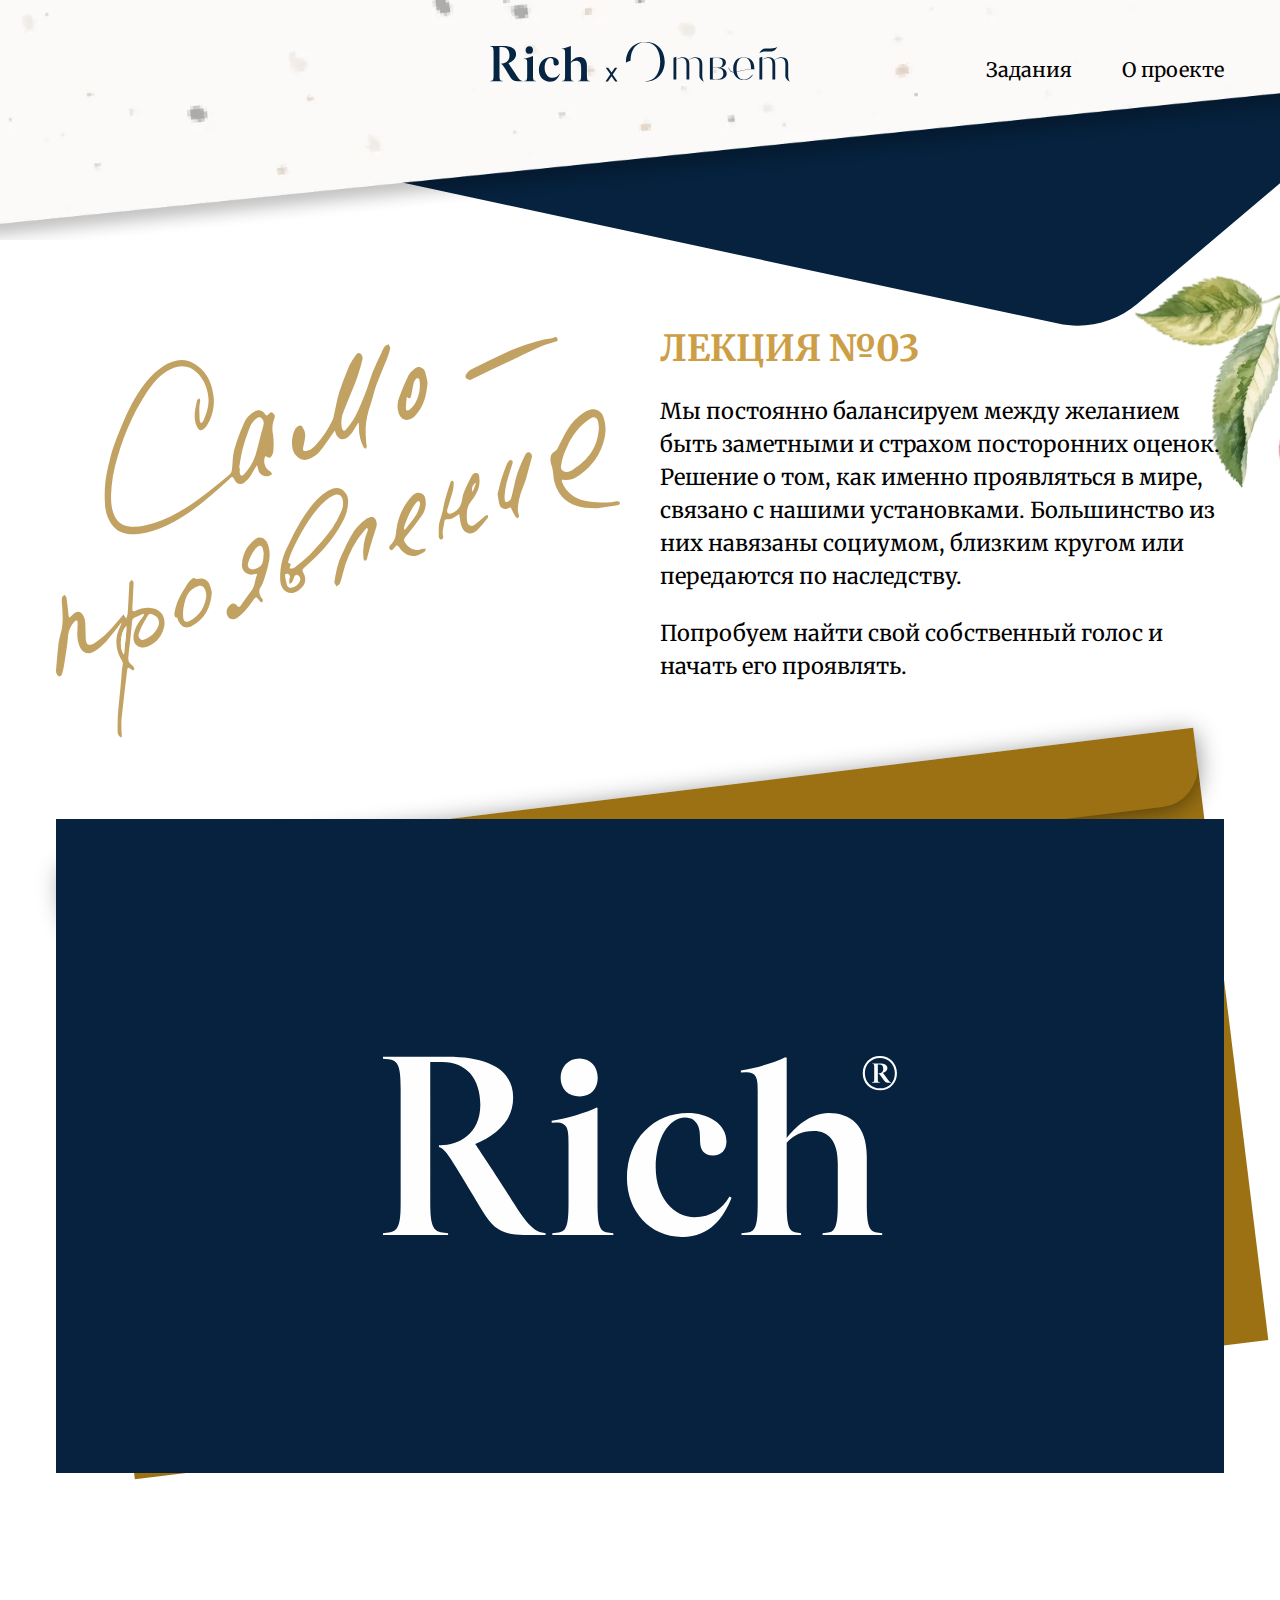
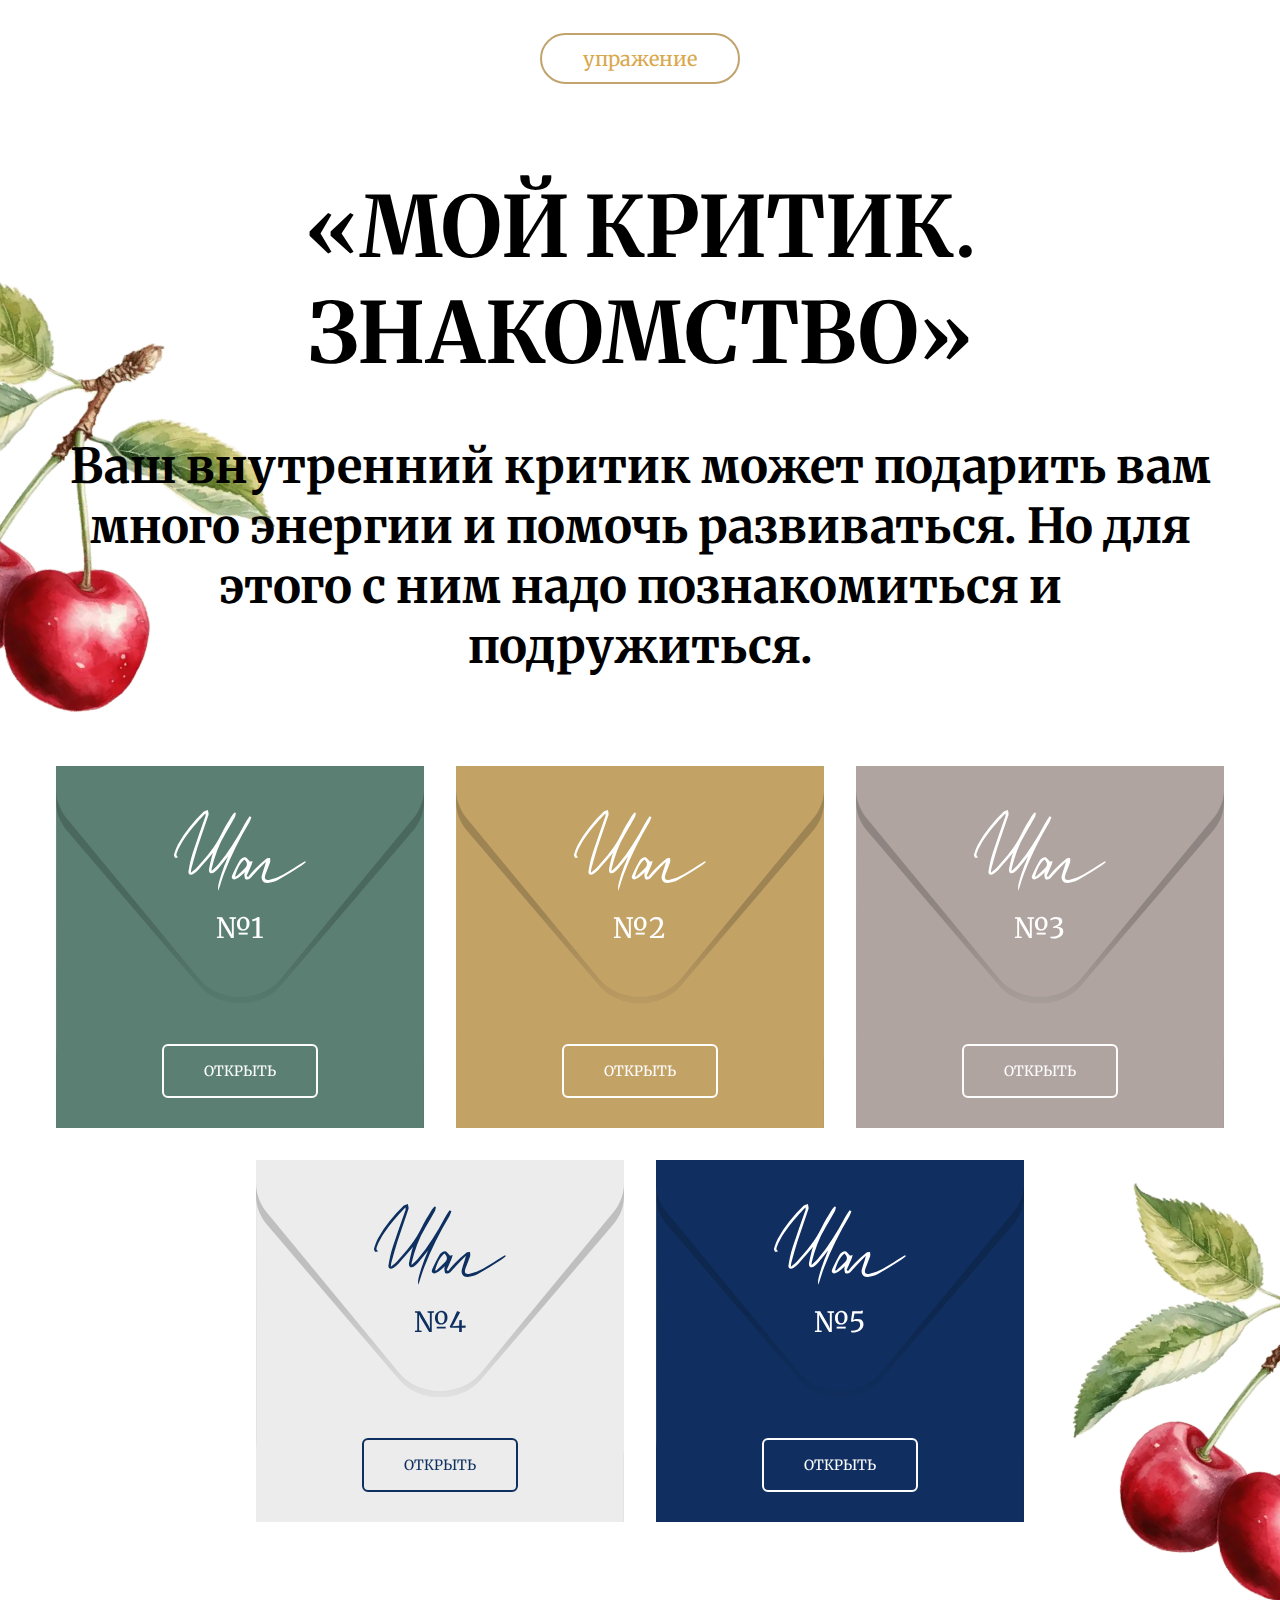
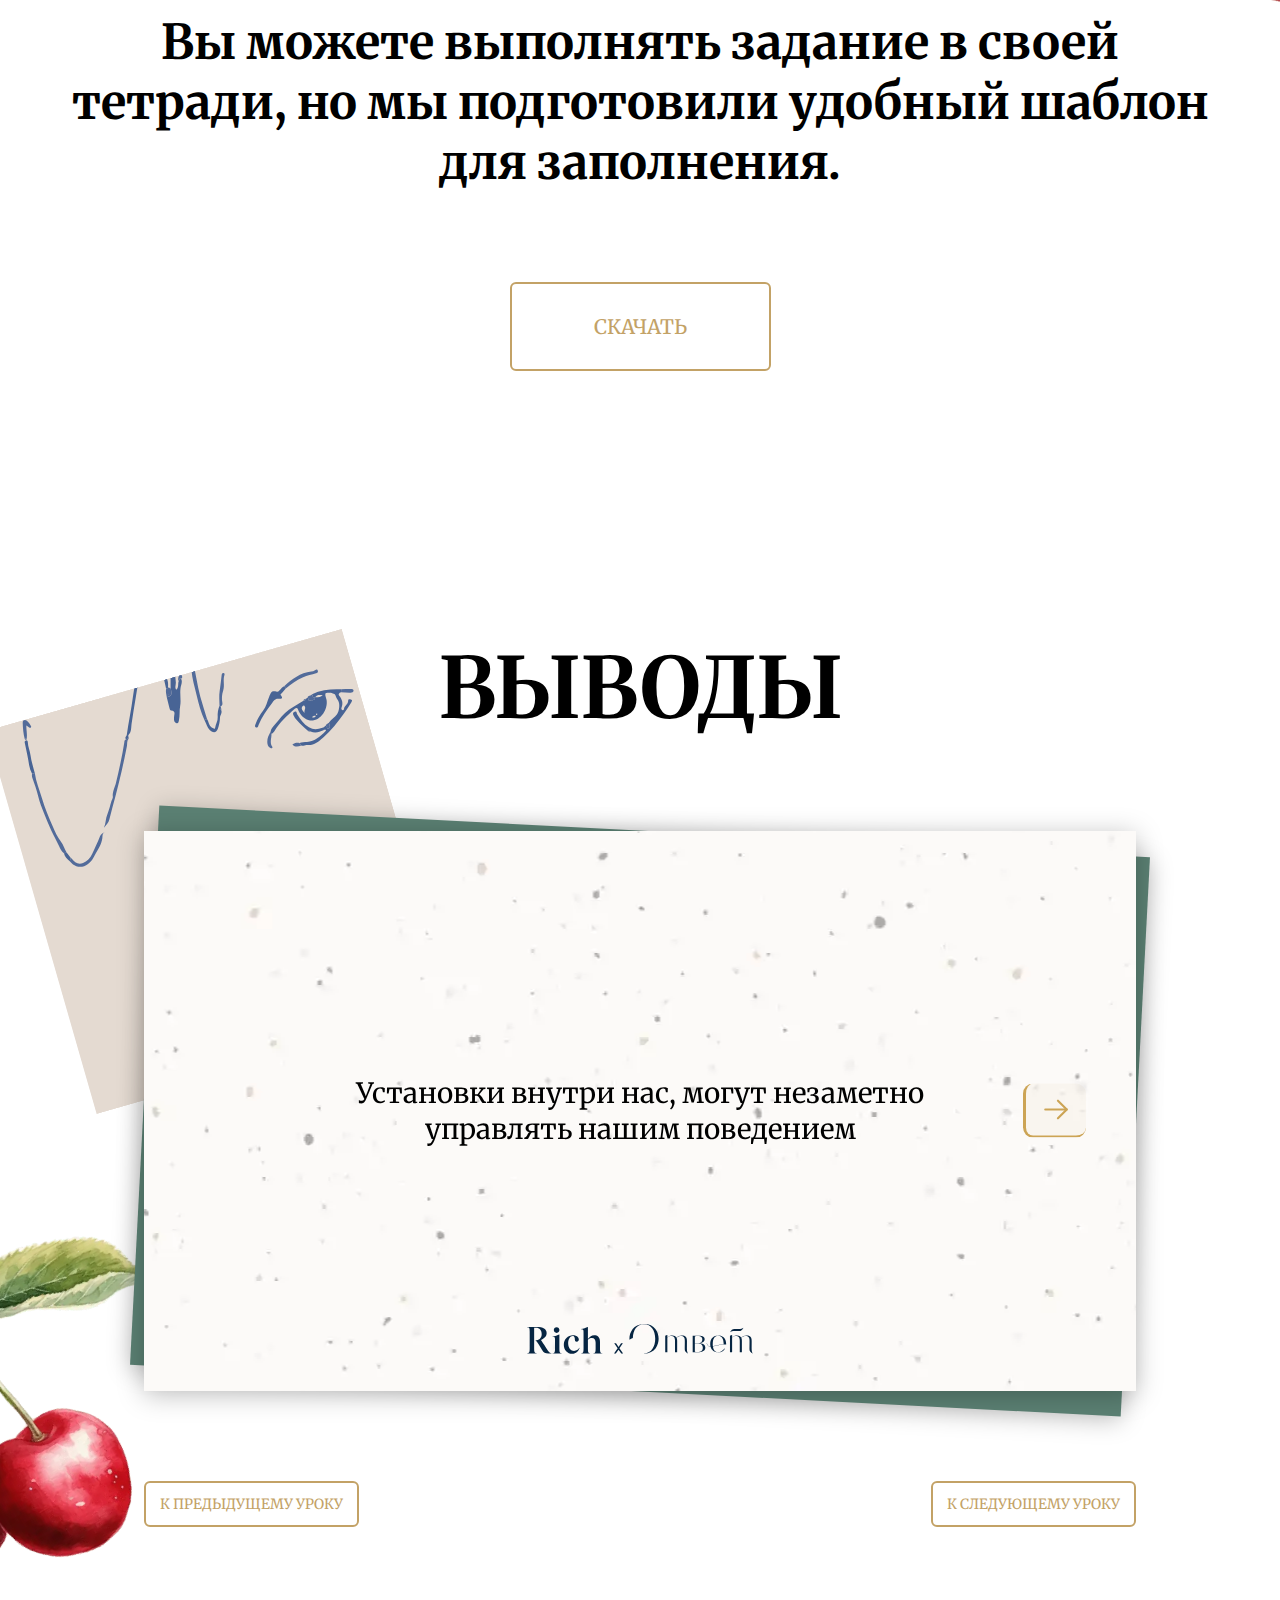
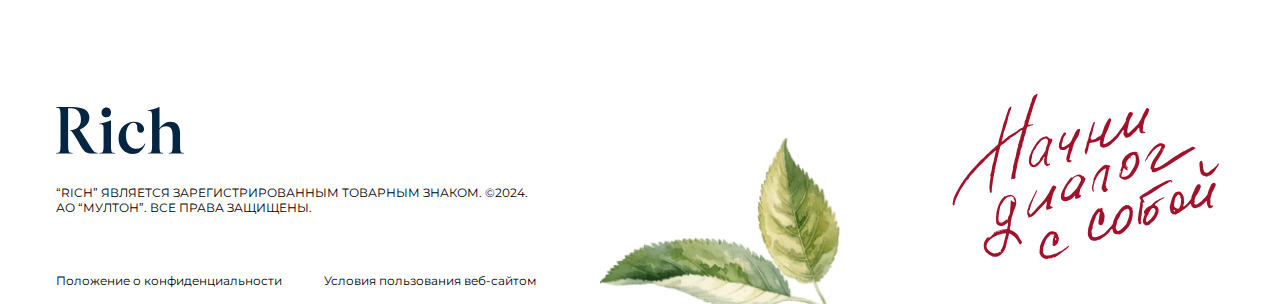
<file: proyavlenie.html>
<!DOCTYPE html>
<html lang="en">
  <head>
    <meta charset="UTF-8" />
    <meta name="viewport" content="width=device-width, initial-scale=1.0" />
    <title>Rich Ответ</title>
    <link rel="shortcut icon" href="./favicon.ico" type="image/x-icon" />
    <link rel="stylesheet" href="https://cdn.jsdelivr.net/npm/swiper@11/swiper-bundle.min.css" />
    <link rel="stylesheet" href="./css/index.css" />
    <script src="https://cdn.jsdelivr.net/npm/swiper@11/swiper-bundle.min.js" defer></script>
    <script type="module" src="./js/index.js" defer></script>
  </head>

  <body>
    <header class="header">
      <div class="container">
        <div class="header__logo">
          <a class="header__logo-link" href="./">
            <img class="header__logo-link-image" src="./assets/logo.svg" alt="logo" />
          </a>
        </div>

        <nav class="header__nav">
          <a class="header__nav-link" href="#">Задания</a>
          <a class="header__nav-link" href="#">О проекте</a>
        </nav>

        <!-- <div class="header__burger" role="button"></div> -->
      </div>
    </header>

    <main class="main">
      <section class="self-manifestation">
        <div class="container">
          <figure class="self-manifestation__figure">
            <img
              class="self-manifestation__figure-image"
              src="./assets/self-manifestation.svg"
              alt="manifestation"
            />
          </figure>

          <div class="self-manifestation__content">
            <h2 class="self-manifestation__title">Лекция №03</h2>
            <p class="self-manifestation__text">
              Мы постоянно балансируем между желанием быть заметными и страхом посторонних оценок.
              Решение о том, как именно проявляться в мире, связано с нашими установками.
              Большинство из них навязаны социумом, близким кругом или передаются по наследству.
            </p>
            <p class="self-manifestation__text">
              Попробуем найти свой собственный голос и начать его проявлять.
            </p>
          </div>
        </div>
      </section>

      <section class="rich-video">
        <div class="container">
          <div class="rich-video__wrapper">
            <div class="rich-video__content">
              <iframe
                title="video player"
                src="https://kinescope.io/embed/bTK6XV7znbU2srqsKjhVR4"
                allow="autoplay; fullscreen; picture-in-picture; encrypted-media; gyroscope; accelerometer; clipboard-write;"
                frameborder="0"
                allowfullscreen=""
                loading="lazy"
              ></iframe>
            </div>
            <div class="rich-video__bg"></div>
          </div>
        </div>
      </section>

      <section class="exercise">
        <div class="container">
          <div class="exercise__tag">УПРАЖЕНИЕ</div>

          <h2 class="exercise__title">«Мой критик. Знакомство»</h2>

          <p class="exercise__description">
            Ваш внутренний критик может подарить вам много энергии и помочь развиваться. Но для
            этого с ним надо познакомиться и подружиться.
          </p>

          <div class="exercise__steps">
            <div class="exercise__steps-card">
              <figure class="exercise__steps-card-figure">
                <img class="exercise__steps-card-figure-image" src="./assets/step.svg" alt="step" />
              </figure>
              <div class="exercise__steps-card-number">№1</div>
              <div class="exercise__steps-card-controls">
                <button class="exercise__steps-card-controls-button">ОТКРЫТЬ</button>
              </div>

              <div class="exercise__steps-card-info">
                <div class="exercise__steps-card-info-wrapper">
                  <div class="exercise__steps-card-info-close">x</div>

                  <div class="exercise__steps-card-info-answer">
                    <div class="exercise__steps-card-info-content">
                      <div class="exercise__steps-card-info-id">01</div>
                      <div class="exercise__steps-card-info-title">
                        Вам понадобится бумага и ручка
                      </div>
                      <div class="exercise__steps-card-info-text">
                        Выберите сферу, которая на данный момент жизни беспокоит вас больше всего.
                        Это могут быть любовные отношения, отношения с телом, с деньгами — что
                        угодно.
                      </div>
                      <figure class="exercise__steps-card-info-figure">
                        <img
                          class="exercise__steps-card-info-figure-image"
                          src="./assets/pen-paper.svg"
                          alt="pen paper"
                        />
                      </figure>
                    </div>
                  </div>
                </div>
              </div>
            </div>

            <div class="exercise__steps-card">
              <figure class="exercise__steps-card-figure">
                <img class="exercise__steps-card-figure-image" src="./assets/step.svg" alt="step" />
              </figure>
              <div class="exercise__steps-card-number">№2</div>
              <div class="exercise__steps-card-controls">
                <button class="exercise__steps-card-controls-button">ОТКРЫТЬ</button>
              </div>

              <div class="exercise__steps-card-info">
                <div class="exercise__steps-card-info-wrapper">
                  <div class="exercise__steps-card-info-close">x</div>

                  <div class="exercise__steps-card-info-answer">
                    <div class="exercise__steps-card-info-content">
                      <div class="exercise__steps-card-info-id">02</div>
                      <div class="exercise__steps-card-info-title">
                        Вам понадобится бумага и ручка
                      </div>
                      <div class="exercise__steps-card-info-text">
                        Выпишите в столбик список установок, которые первыми приходят в голову,
                        когда вы думаете о сфере своих переживаний. Особенно те, с которыми вы не
                        согласны. Если они всплывают в памяти — значит, есть внутри вас.
                      </div>
                      <figure class="exercise__steps-card-info-figure">
                        <img
                          class="exercise__steps-card-info-figure-image"
                          src="./assets/pen-paper.svg"
                          alt="pen paper"
                        />
                      </figure>
                    </div>
                  </div>
                </div>
              </div>
            </div>

            <div class="exercise__steps-card">
              <figure class="exercise__steps-card-figure">
                <img class="exercise__steps-card-figure-image" src="./assets/step.svg" alt="step" />
              </figure>
              <div class="exercise__steps-card-number">№3</div>
              <div class="exercise__steps-card-controls">
                <button class="exercise__steps-card-controls-button">ОТКРЫТЬ</button>
              </div>

              <div class="exercise__steps-card-info">
                <div class="exercise__steps-card-info-wrapper">
                  <div class="exercise__steps-card-info-close">x</div>

                  <div class="exercise__steps-card-info-answer">
                    <div class="exercise__steps-card-info-content">
                      <div class="exercise__steps-card-info-id">03</div>
                      <div class="exercise__steps-card-info-title">
                        Вам понадобится бумага и ручка
                      </div>
                      <div class="exercise__steps-card-info-text">
                        Определите путь. Напротив каждой установки напишите, от кого она к вам
                        пришла? Может, так говорила бабушка мамы, а потом и мама? Или никто вслух
                        так не говорил, но жили согласно этому убеждению? От кого это убеждение
                        появилось в вашей семье?
                      </div>
                      <figure class="exercise__steps-card-info-figure">
                        <img
                          class="exercise__steps-card-info-figure-image"
                          src="./assets/pen-paper.svg"
                          alt="pen paper"
                        />
                      </figure>
                    </div>
                  </div>
                </div>
              </div>
            </div>

            <div class="exercise__steps-card">
              <figure class="exercise__steps-card-figure">
                <img class="exercise__steps-card-figure-image" src="./assets/step.svg" alt="step" />
              </figure>
              <div class="exercise__steps-card-number">№4</div>
              <div class="exercise__steps-card-controls">
                <button class="exercise__steps-card-controls-button">ОТКРЫТЬ</button>
              </div>

              <div class="exercise__steps-card-info">
                <div class="exercise__steps-card-info-wrapper">
                  <div class="exercise__steps-card-info-close">x</div>

                  <div class="exercise__steps-card-info-answer">
                    <div class="exercise__steps-card-info-content">
                      <div class="exercise__steps-card-info-id">04</div>
                      <div class="exercise__steps-card-info-title">
                        Вам понадобится бумага и ручка
                      </div>
                      <div class="exercise__steps-card-info-text">
                        Из всех выписанных установок выберите самую эмоционально значимую для вас.
                      </div>
                      <figure class="exercise__steps-card-info-figure">
                        <img
                          class="exercise__steps-card-info-figure-image"
                          src="./assets/pen-paper.svg"
                          alt="pen paper"
                        />
                      </figure>
                    </div>
                  </div>
                </div>
              </div>
            </div>

            <div class="exercise__steps-card">
              <figure class="exercise__steps-card-figure">
                <img class="exercise__steps-card-figure-image" src="./assets/step.svg" alt="step" />
              </figure>
              <div class="exercise__steps-card-number">№5</div>
              <div class="exercise__steps-card-controls">
                <button class="exercise__steps-card-controls-button">ОТКРЫТЬ</button>
              </div>

              <div class="exercise__steps-card-info">
                <div class="exercise__steps-card-info-wrapper">
                  <div class="exercise__steps-card-info-close">x</div>

                  <div class="exercise__steps-card-info-answer">
                    <div class="exercise__steps-card-info-content">
                      <div class="exercise__steps-card-info-id">05</div>
                      <div class="exercise__steps-card-info-title">
                        Вам понадобится бумага и ручка
                      </div>
                      <div class="exercise__steps-card-info-text">
                        Напишите автору этого убеждения письмо. Отправлять его не придется. Важно
                        разместить в письме ваши внутренние чувства и мысли. Отследить и дать им
                        выход — то есть прожить. Напишите о чувствах, которые вы испытываете прямо
                        сейчас. Может, это благодарность? Вас хотели предостеречь, защитить, потому
                        произносили определенные вещи. Может, это злость? Потому что сейчас вы
                        оказались в таких жизненных обстоятельствах из-за этих установок. Может, это
                        сопереживание и сострадание? Потому что этот человек прожил непростую жизнь
                        и прошел через сложные обстоятельства. Вы можете испытывать что-то одно, а
                        можете найти в себе все чувства разом — это нормально. Важно разрешить и
                        позволить всем чувствам быть. Вылить их на бумагу — значит позволить себе
                        быть.
                      </div>
                      <figure class="exercise__steps-card-info-figure">
                        <img
                          class="exercise__steps-card-info-figure-image"
                          src="./assets/pen-paper.svg"
                          alt="pen paper"
                        />
                      </figure>
                    </div>
                  </div>
                </div>
              </div>
            </div>
          </div>

          <p class="exercise__description">
            Вы можете выполнять задание в своей тетради, но мы подготовили удобный шаблон для
            заполнения.
          </p>

          <div class="exercise__controls">
            <a
              class="exercise__controls-button"
              href="https://orkz.name/rich-dialog/assets/docs/razdatka.pdf"
            >
              скачать
            </a>
          </div>
        </div>
      </section>

      <section class="conclusions">
        <div class="container">
          <h2 class="conclusions__title">выводы</h2>

          <div class="conclusions__slider">
            <div class="swiper">
              <div class="swiper-wrapper">
                <div class="swiper-slide">
                  <div class="conclusions__slide">
                    <div class="conclusions__slide-text">
                      Установки внутри нас, могут незаметно управлять нашим поведением
                    </div>
                  </div>
                </div>

                <div class="swiper-slide">
                  <div class="conclusions__slide">
                    <div class="conclusions__slide-text">
                      Когда мы переносим свое внимание на то, что раньше не осознавалось, мы берем
                      это под контроль. Начинаем видеть само убеждение и то, как оно влияло на нашу
                      жизнь
                    </div>
                  </div>
                </div>

                <div class="swiper-slide">
                  <div class="conclusions__slide">
                    <div class="conclusions__slide-text">
                      Когда мы понимаем, по какому каналу то или иное убеждение пришло к нам, мы
                      можем с ним работать
                    </div>
                  </div>
                </div>

                <div class="swiper-slide">
                  <div class="conclusions__slide">
                    <div class="conclusions__slide-text">
                      Проявляться — значит замечать свои чувства и выражать их. Принимать решение
                      поступить по-другому, не согласно вредным установкам. Выбирать быть такими
                      людьми, каким вы хотите быть
                    </div>
                  </div>
                </div>
              </div>
            </div>

            <div class="conclusions__slider-controls">
              <div class="conclusions__slider-controls-prev"></div>
              <div class="conclusions__slider-controls-next"></div>
            </div>
          </div>

          <div class="conclusions__nav">
            <a class="conclusions__nav-link" href="./samorazvitie.html">к предыдущему уроку</a>
            <a class="conclusions__nav-link" href="./samoprinyatie.html">к следующему уроку</a>
          </div>
        </div>
      </section>
    </main>

    <footer class="footer">
      <div class="container">
        <div class="footer__content">
          <figure class="footer__logo">
            <img class="footer__logo-image" src="./assets/logo-footer.svg" alt="logo" />
          </figure>

          <div class="footer__copyright">
            “Rich” является зарегистрированным товарным знаком. ©2024. АО “Мултон”. Все права
            защищены.
          </div>

          <div class="footer__nav">
            <a class="footer__nav-link" href="#">Положение о конфиденциальности</a>
            <a class="footer__nav-link" href="#">Условия пользования веб-сайтом</a>
          </div>
        </div>
      </div>
    </footer>
  </body>
</html>
</file>
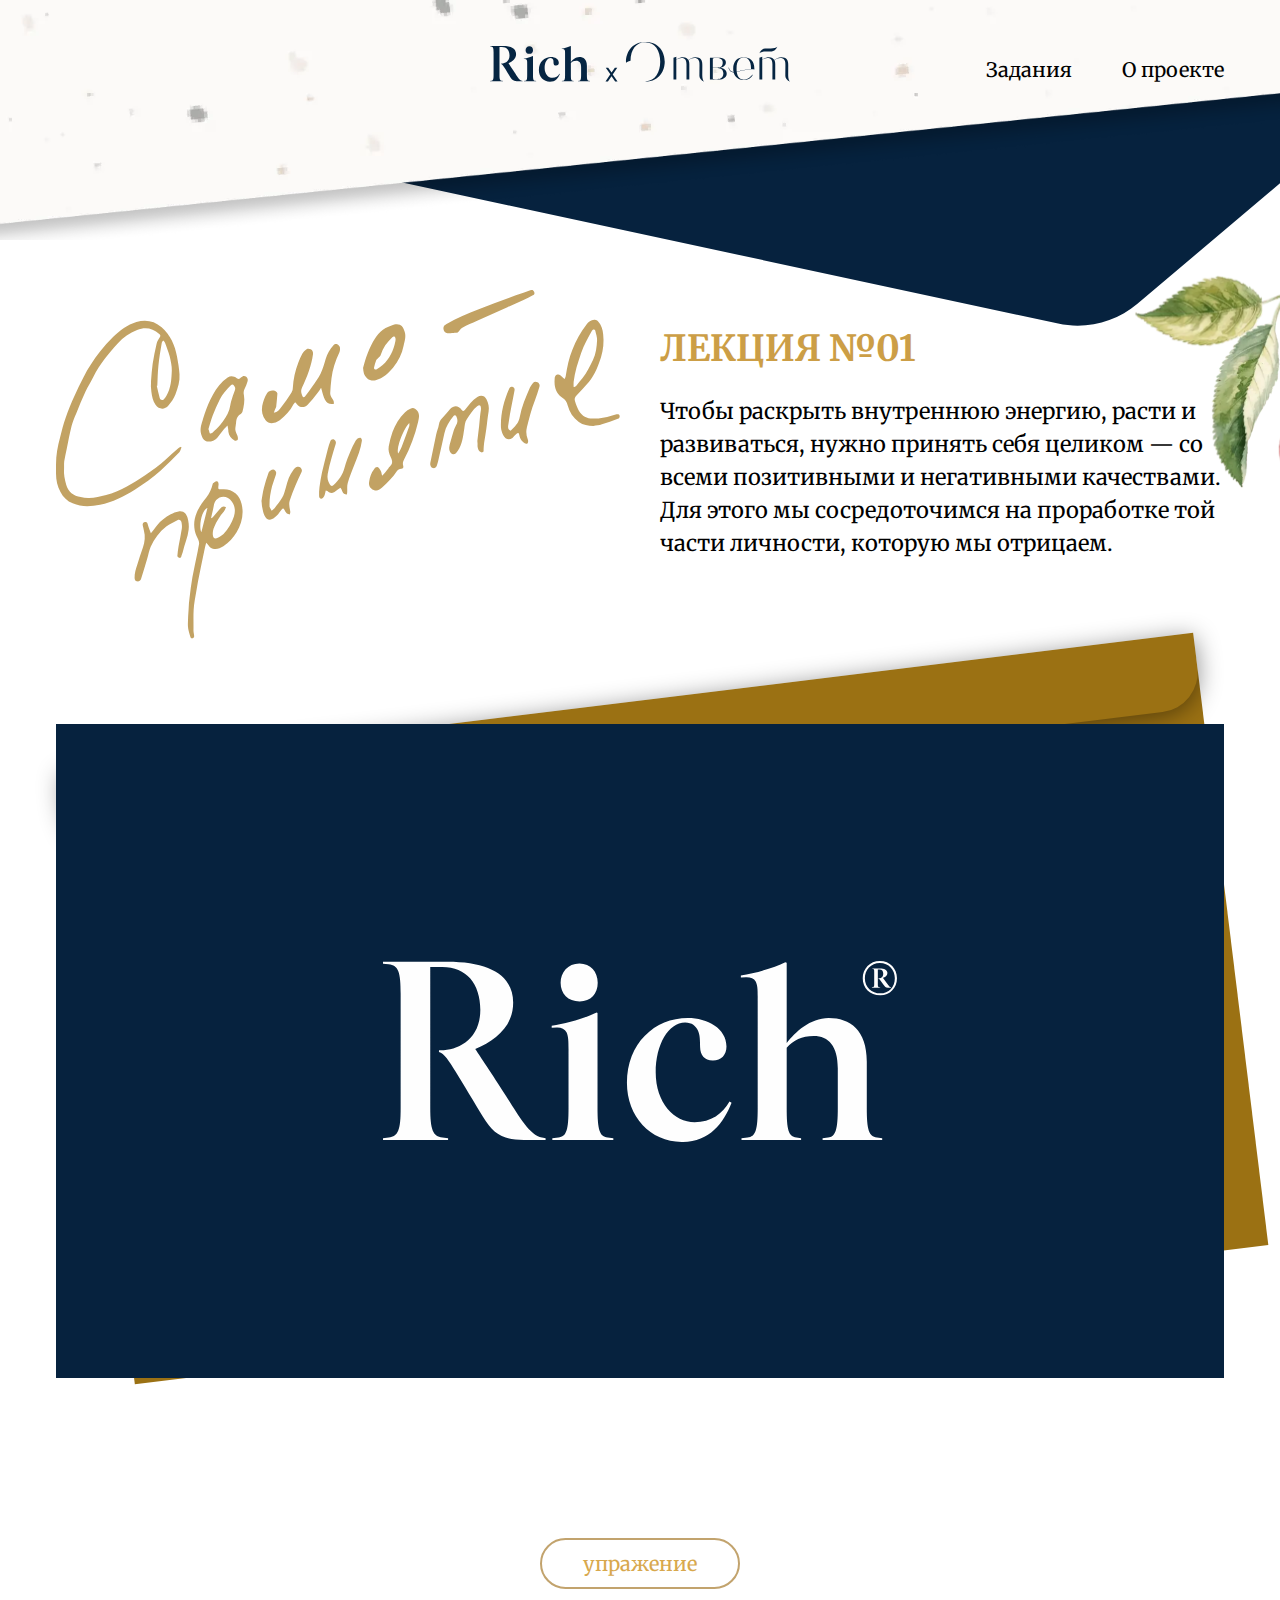
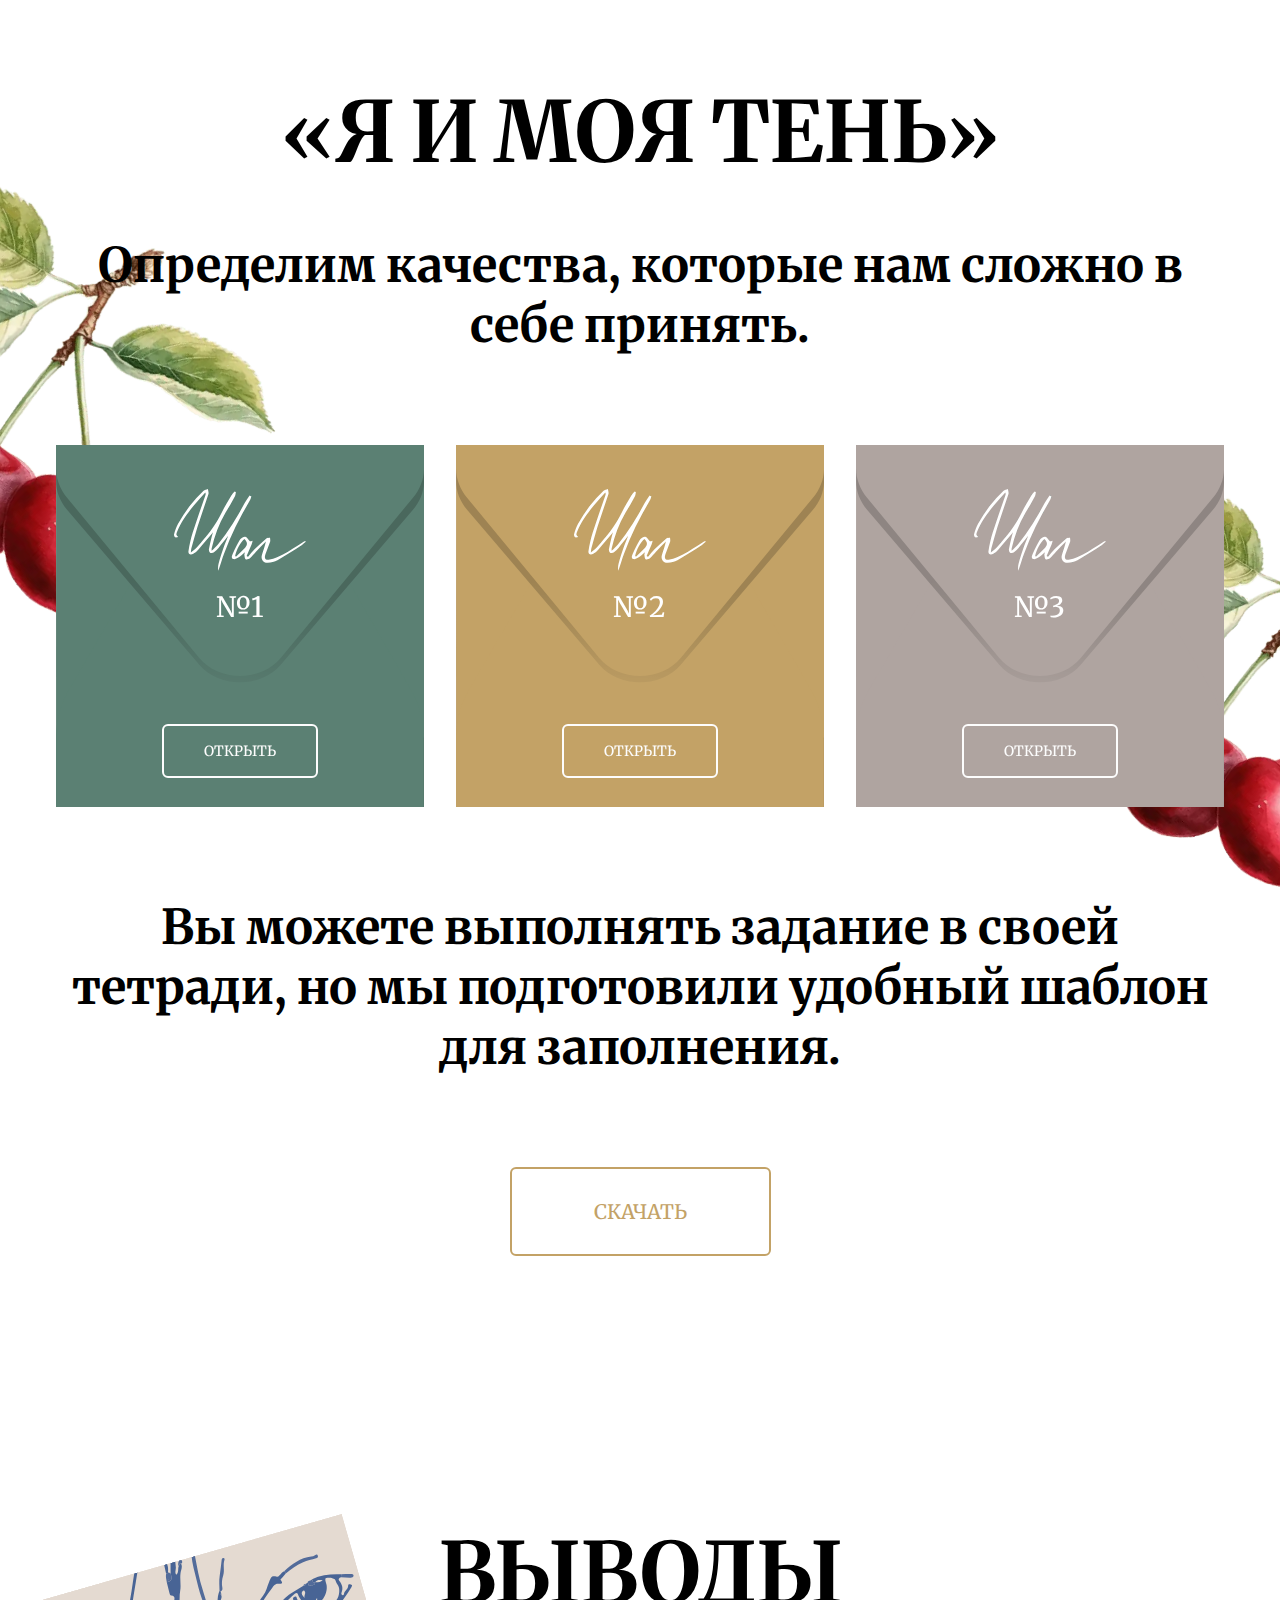
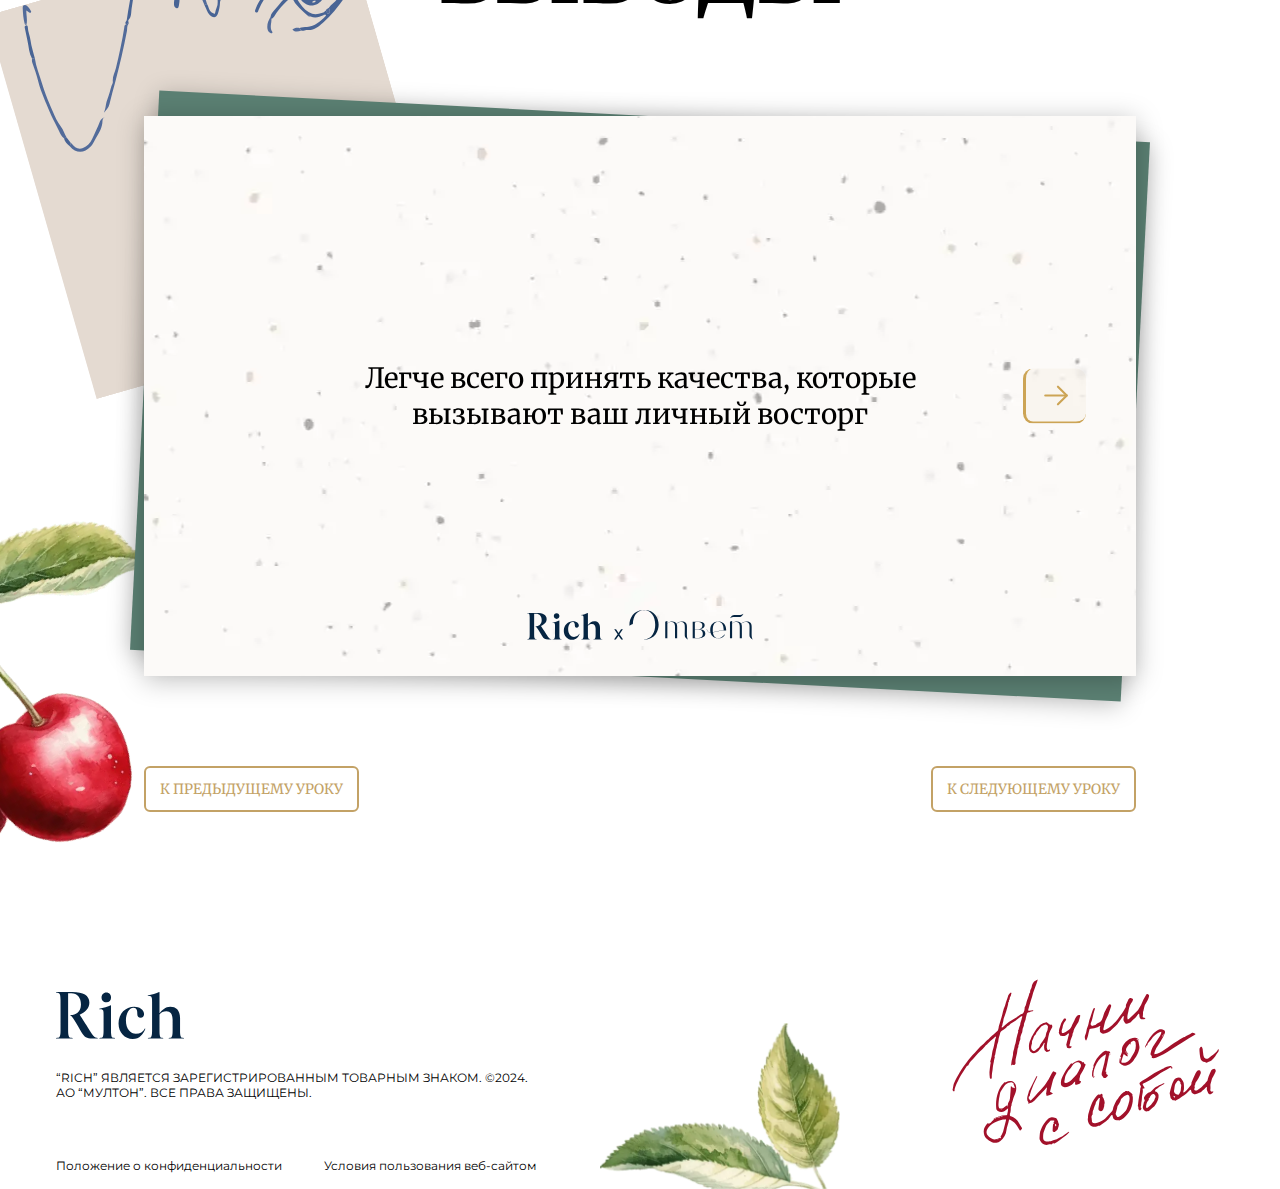
<file: samoprinyatie.html>
<!DOCTYPE html>
<html lang="en">
  <head>
    <meta charset="UTF-8" />
    <meta name="viewport" content="width=device-width, initial-scale=1.0" />
    <title>Rich Ответ</title>
    <link rel="shortcut icon" href="./favicon.ico" type="image/x-icon" />
    <link rel="stylesheet" href="https://cdn.jsdelivr.net/npm/swiper@11/swiper-bundle.min.css" />
    <link rel="stylesheet" href="./css/index.css" />
    <script src="https://cdn.jsdelivr.net/npm/swiper@11/swiper-bundle.min.js" defer></script>
    <script type="module" src="./js/index.js" defer></script>
  </head>

  <body>
    <header class="header">
      <div class="container">
        <div class="header__logo">
          <a class="header__logo-link" href="./">
            <img class="header__logo-link-image" src="./assets/logo.svg" alt="logo" />
          </a>
        </div>

        <nav class="header__nav">
          <a class="header__nav-link" href="#">Задания</a>
          <a class="header__nav-link" href="#">О проекте</a>
        </nav>

        <!-- <div class="header__burger" role="button"></div> -->
      </div>
    </header>

    <main class="main">
      <section class="self-manifestation">
        <div class="container">
          <figure class="self-manifestation__figure">
            <img
              class="self-manifestation__figure-image"
              src="./assets/self-acceptance.svg"
              alt="manifestation"
            />
          </figure>

          <div class="self-manifestation__content">
            <h2 class="self-manifestation__title">Лекция №01</h2>
            <p class="self-manifestation__text">
              Чтобы раскрыть внутреннюю энергию, расти и развиваться, нужно принять себя целиком —
              со всеми позитивными и негативными качествами. Для этого мы сосредоточимся на
              проработке той части личности, которую мы отрицаем.
            </p>
          </div>
        </div>
      </section>

      <section class="rich-video">
        <div class="container">
          <div class="rich-video__wrapper">
            <div class="rich-video__content">
              <iframe
                title="video player"
                src="https://kinescope.io/embed/tBFhFLJfLruqjdsqPQcxj8"
                allow="autoplay; fullscreen; picture-in-picture; encrypted-media; gyroscope; accelerometer; clipboard-write;"
                frameborder="0"
                allowfullscreen=""
                loading="lazy"
              ></iframe>
            </div>
            <div class="rich-video__bg"></div>
          </div>
        </div>
      </section>

      <section class="exercise">
        <div class="container">
          <div class="exercise__tag">УПРАЖЕНИЕ</div>

          <h2 class="exercise__title">«Я и моя тень»</h2>

          <p class="exercise__description">
            Определим качества, которые нам сложно в себе принять.
          </p>

          <div class="exercise__steps">
            <div class="exercise__steps-card">
              <figure class="exercise__steps-card-figure">
                <img class="exercise__steps-card-figure-image" src="./assets/step.svg" alt="step" />
              </figure>
              <div class="exercise__steps-card-number">№1</div>
              <div class="exercise__steps-card-controls">
                <button class="exercise__steps-card-controls-button">ОТКРЫТЬ</button>
              </div>

              <div class="exercise__steps-card-info">
                <div class="exercise__steps-card-info-wrapper">
                  <div class="exercise__steps-card-info-close">x</div>

                  <div class="exercise__steps-card-info-answer">
                    <div class="exercise__steps-card-info-content">
                      <div class="exercise__steps-card-info-id">01</div>
                      <div class="exercise__steps-card-info-title">
                        Вам понадобится бумага и ручка
                      </div>
                      <div class="exercise__steps-card-info-text">
                        Выпишите имена трех человек, к которым вы относитесь негативно. Это не
                        обязательно должны быть знакомые. Напротив каждого имени выпишите три
                        качества, которые раздражают вас больше всего. Выберите повторяющиеся
                        качества или те, что задевают вас больше всего.
                      </div>
                      <figure class="exercise__steps-card-info-figure">
                        <img
                          class="exercise__steps-card-info-figure-image"
                          src="./assets/pen-paper.svg"
                          alt="pen paper"
                        />
                      </figure>
                    </div>
                  </div>
                </div>
              </div>
            </div>

            <div class="exercise__steps-card">
              <figure class="exercise__steps-card-figure">
                <img class="exercise__steps-card-figure-image" src="./assets/step.svg" alt="step" />
              </figure>
              <div class="exercise__steps-card-number">№2</div>
              <div class="exercise__steps-card-controls">
                <button class="exercise__steps-card-controls-button">ОТКРЫТЬ</button>
              </div>

              <div class="exercise__steps-card-info">
                <div class="exercise__steps-card-info-wrapper">
                  <div class="exercise__steps-card-info-close">x</div>

                  <div class="exercise__steps-card-info-answer">
                    <div class="exercise__steps-card-info-content">
                      <div class="exercise__steps-card-info-id">02</div>
                      <div class="exercise__steps-card-info-title">
                        Вам понадобится бумага и ручка
                      </div>
                      <div class="exercise__steps-card-info-text">
                        Теперь выпишите имена трех людей, которые вас восхищают. Повторите
                        упражнение и напротив каждого из имен выпишите три качества, которые вас
                        восхищают. Выберите повторяющиеся или те, что восхищают вас больше всего.
                      </div>
                      <figure class="exercise__steps-card-info-figure">
                        <img
                          class="exercise__steps-card-info-figure-image"
                          src="./assets/pen-paper.svg"
                          alt="pen paper"
                        />
                      </figure>
                    </div>
                  </div>
                </div>
              </div>
            </div>

            <div class="exercise__steps-card">
              <figure class="exercise__steps-card-figure">
                <img class="exercise__steps-card-figure-image" src="./assets/step.svg" alt="step" />
              </figure>
              <div class="exercise__steps-card-number">№3</div>
              <div class="exercise__steps-card-controls">
                <button class="exercise__steps-card-controls-button">ОТКРЫТЬ</button>
              </div>

              <div class="exercise__steps-card-info">
                <div class="exercise__steps-card-info-wrapper">
                  <div class="exercise__steps-card-info-close">x</div>

                  <div class="exercise__steps-card-info-answer">
                    <div class="exercise__steps-card-info-content">
                      <div class="exercise__steps-card-info-id">03</div>
                      <div class="exercise__steps-card-info-title">
                        Вам понадобится бумага и ручка
                      </div>
                      <div class="exercise__steps-card-info-text">
                        Посмотрите на выделенные качества. Все они есть внутри вас, но заблокированы
                        по разным причинам. Их важно принять.
                      </div>
                      <figure class="exercise__steps-card-info-figure">
                        <img
                          class="exercise__steps-card-info-figure-image"
                          src="./assets/pen-paper.svg"
                          alt="pen paper"
                        />
                      </figure>
                    </div>
                  </div>
                </div>
              </div>
            </div>
          </div>

          <p class="exercise__description">
            Вы можете выполнять задание в своей тетради, но мы подготовили удобный шаблон для
            заполнения.
          </p>

          <div class="exercise__controls">
            <a
              class="exercise__controls-button"
              href="https://orkz.name/rich-dialog/assets/docs/razdatka.pdf"
            >
              скачать
            </a>
          </div>
        </div>
      </section>

      <section class="conclusions">
        <div class="container">
          <h2 class="conclusions__title">выводы</h2>

          <div class="conclusions__slider">
            <div class="swiper">
              <div class="swiper-wrapper">
                <div class="swiper-slide">
                  <div class="conclusions__slide">
                    <div class="conclusions__slide-text">
                      Легче всего принять качества, которые вызывают ваш личный восторг
                    </div>
                  </div>
                </div>

                <div class="swiper-slide">
                  <div class="conclusions__slide">
                    <div class="conclusions__slide-text">
                      Качества, которые вас жутко раздражают — скорее всего есть в вас самих
                    </div>
                  </div>
                </div>

                <div class="swiper-slide">
                  <div class="conclusions__slide">
                    <div class="conclusions__slide-text">
                      Чтобы развиваться, нам нужно принять все свои качества — даже те, что идут со
                      знаком минус
                    </div>
                  </div>
                </div>

                <div class="swiper-slide">
                  <div class="conclusions__slide">
                    <div class="conclusions__slide-text">
                      Присваивая любое теневое качество, помните о «золоте тени». Не все кажущиеся
                      на первый взгляд «плохими» качества такими являются. К примеру, за проявлением
                      агрессии может скрываться сила, энергия, желание отстаивать свои границы. За
                      эгоизмом — ценность собственных суждений и ощущений.
                    </div>
                  </div>
                </div>
              </div>
            </div>

            <div class="conclusions__slider-controls">
              <div class="conclusions__slider-controls-prev"></div>
              <div class="conclusions__slider-controls-next"></div>
            </div>
          </div>

          <div class="conclusions__nav">
            <a class="conclusions__nav-link" href="./proyavlenie.html">к предыдущему уроку</a>
            <a class="conclusions__nav-link" href="./samorazvitie.html">к следующему уроку</a>
          </div>
        </div>
      </section>
    </main>

    <footer class="footer">
      <div class="container">
        <div class="footer__content">
          <figure class="footer__logo">
            <img class="footer__logo-image" src="./assets/logo-footer.svg" alt="logo" />
          </figure>

          <div class="footer__copyright">
            “Rich” является зарегистрированным товарным знаком. ©2024. АО “Мултон”. Все права
            защищены.
          </div>

          <div class="footer__nav">
            <a class="footer__nav-link" href="#">Положение о конфиденциальности</a>
            <a class="footer__nav-link" href="#">Условия пользования веб-сайтом</a>
          </div>
        </div>
      </div>
    </footer>
  </body>
</html>
</file>
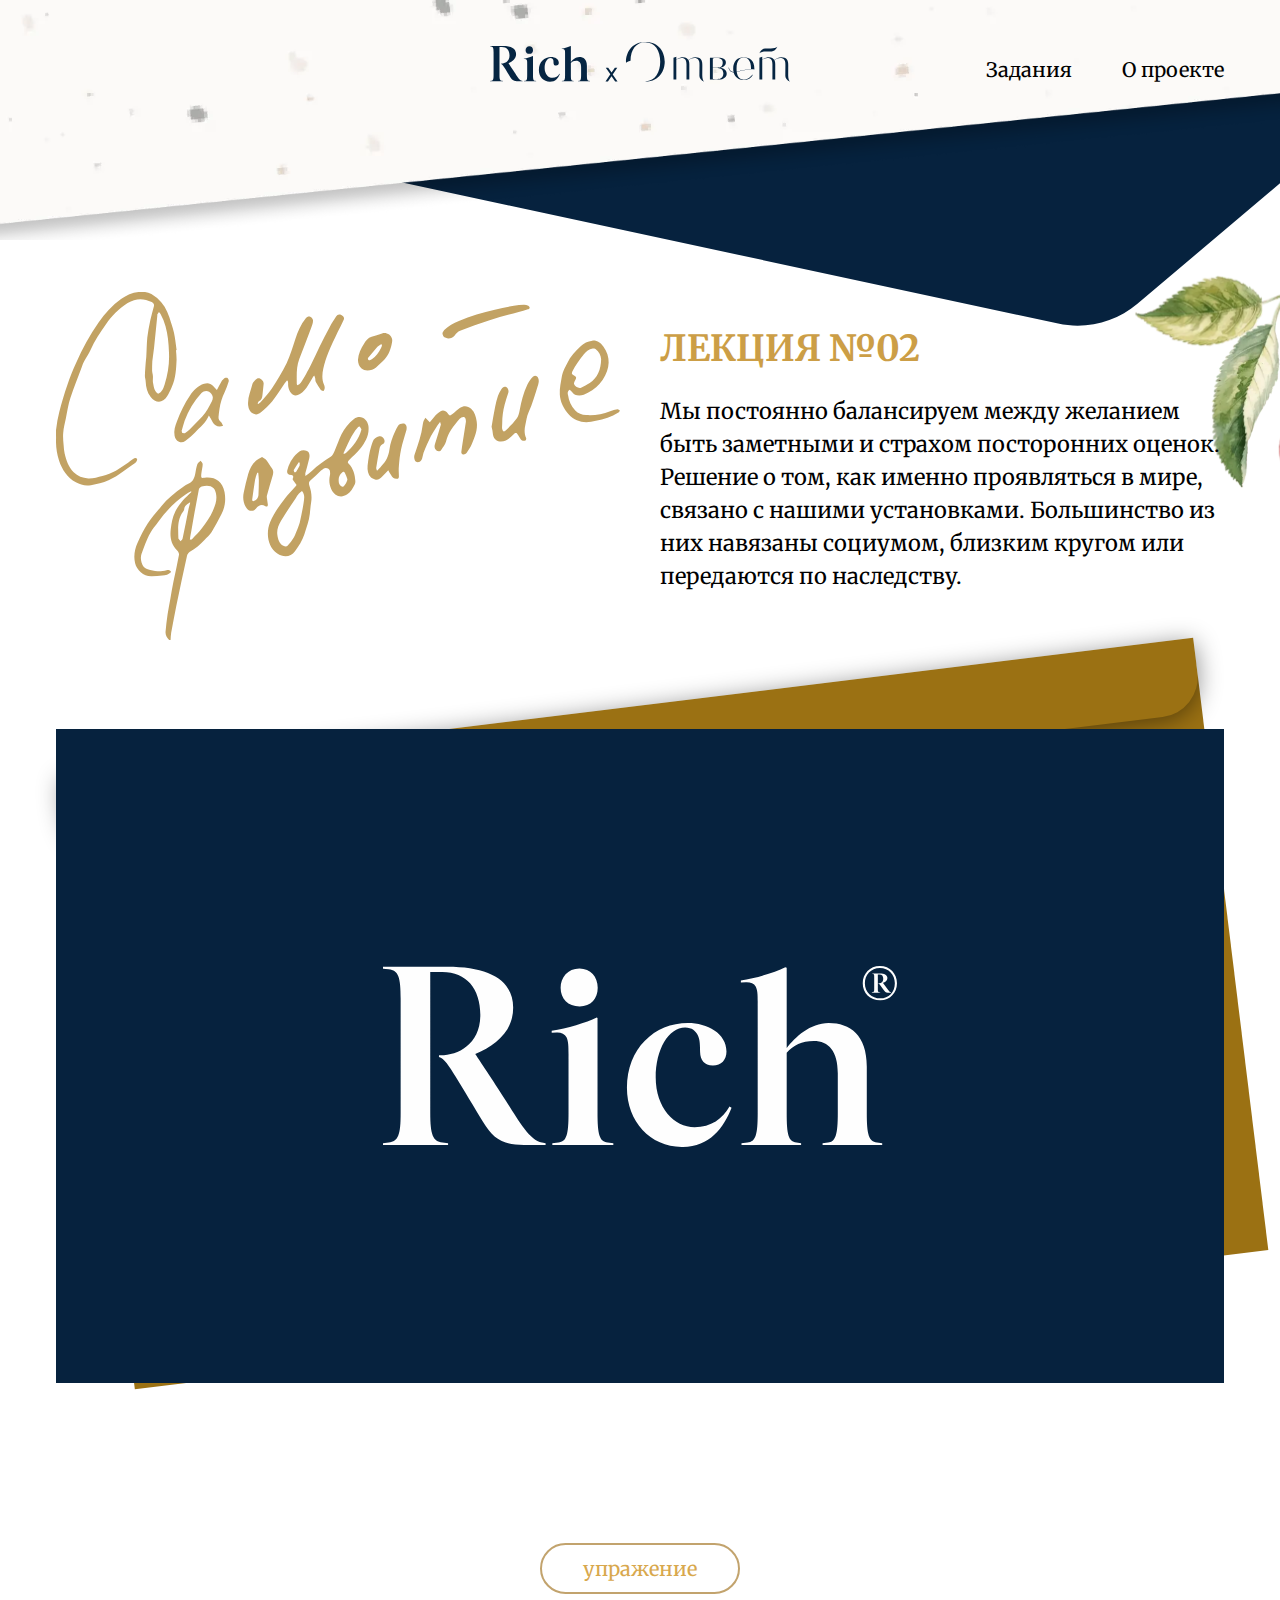
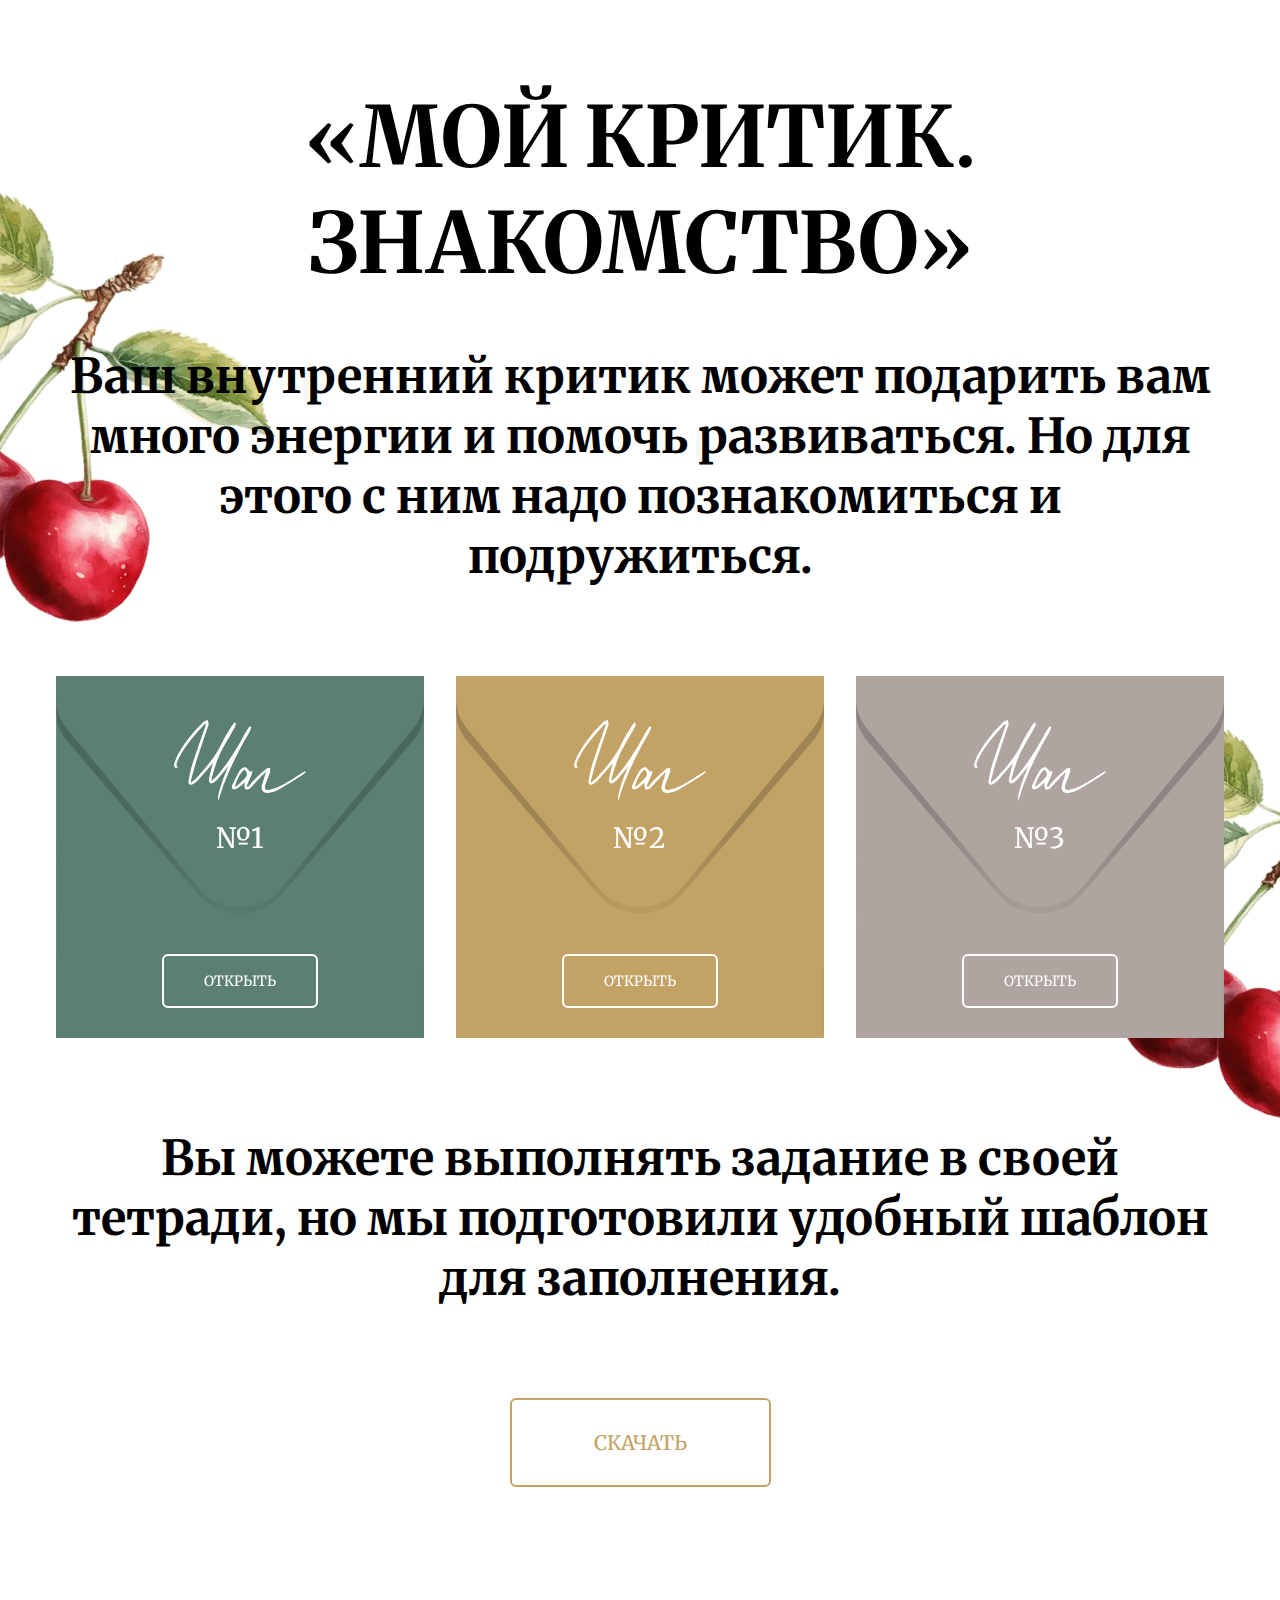
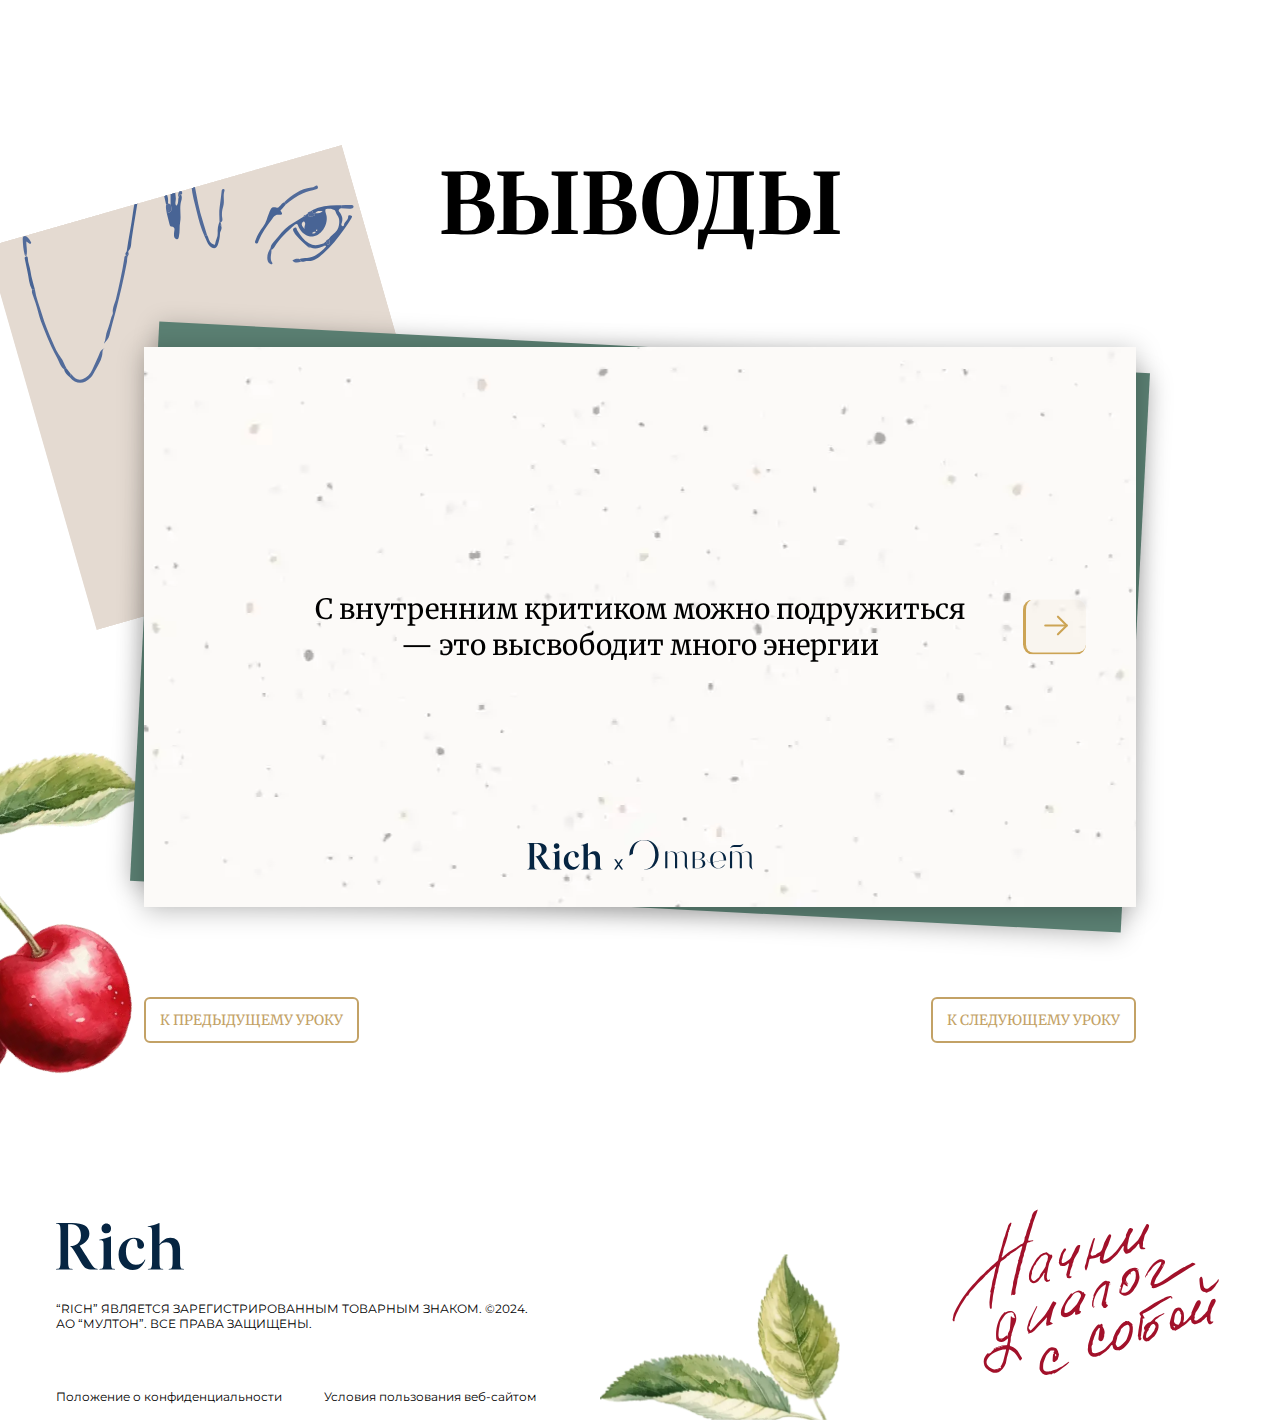
<file: samorazvitie.html>
<!DOCTYPE html>
<html lang="en">
  <head>
    <meta charset="UTF-8" />
    <meta name="viewport" content="width=device-width, initial-scale=1.0" />
    <title>Rich Ответ</title>
    <link rel="shortcut icon" href="./favicon.ico" type="image/x-icon" />
    <link rel="stylesheet" href="https://cdn.jsdelivr.net/npm/swiper@11/swiper-bundle.min.css" />
    <link rel="stylesheet" href="./css/index.css" />
    <script src="https://cdn.jsdelivr.net/npm/swiper@11/swiper-bundle.min.js" defer></script>
    <script type="module" src="./js/index.js" defer></script>
  </head>

  <body>
    <header class="header">
      <div class="container">
        <div class="header__logo">
          <a class="header__logo-link" href="./">
            <img class="header__logo-link-image" src="./assets/logo.svg" alt="logo" />
          </a>
        </div>

        <nav class="header__nav">
          <a class="header__nav-link" href="#">Задания</a>
          <a class="header__nav-link" href="#">О проекте</a>
        </nav>

        <!-- <div class="header__burger" role="button"></div> -->
      </div>
    </header>

    <main class="main">
      <section class="self-manifestation">
        <div class="container">
          <figure class="self-manifestation__figure">
            <img
              class="self-manifestation__figure-image"
              src="./assets/self-development.svg"
              alt="manifestation"
            />
          </figure>

          <div class="self-manifestation__content">
            <h2 class="self-manifestation__title">Лекция №02</h2>
            <p class="self-manifestation__text">
              Мы постоянно балансируем между желанием быть заметными и страхом посторонних оценок.
              Решение о том, как именно проявляться в мире, связано с нашими установками.
              Большинство из них навязаны социумом, близким кругом или передаются по наследству.
            </p>
          </div>
        </div>
      </section>

      <section class="rich-video">
        <div class="container">
          <div class="rich-video__wrapper">
            <div class="rich-video__content">
              <iframe
                title="video player"
                src="https://kinescope.io/embed/hp7YntmXo3Q5BDPXeibDzy"
                allow="autoplay; fullscreen; picture-in-picture; encrypted-media; gyroscope; accelerometer; clipboard-write;"
                frameborder="0"
                allowfullscreen=""
                loading="lazy"
              ></iframe>
            </div>
            <div class="rich-video__bg"></div>
          </div>
        </div>
      </section>

      <section class="exercise">
        <div class="container">
          <div class="exercise__tag">УПРАЖЕНИЕ</div>

          <h2 class="exercise__title">«Мой критик. Знакомство»</h2>

          <p class="exercise__description">
            Ваш внутренний критик может подарить вам много энергии и помочь развиваться. Но для
            этого с ним надо познакомиться и подружиться.
          </p>

          <div class="exercise__steps">
            <div class="exercise__steps-card">
              <figure class="exercise__steps-card-figure">
                <img class="exercise__steps-card-figure-image" src="./assets/step.svg" alt="step" />
              </figure>
              <div class="exercise__steps-card-number">№1</div>
              <div class="exercise__steps-card-controls">
                <button class="exercise__steps-card-controls-button">ОТКРЫТЬ</button>
              </div>

              <div class="exercise__steps-card-info">
                <div class="exercise__steps-card-info-wrapper">
                  <div class="exercise__steps-card-info-close">x</div>

                  <div class="exercise__steps-card-info-answer">
                    <div class="exercise__steps-card-info-content">
                      <div class="exercise__steps-card-info-id">01</div>
                      <div class="exercise__steps-card-info-title">
                        Вам понадобится бумага и ручка
                      </div>
                      <div class="exercise__steps-card-info-text">
                        Подумайте о той части своей личности, которая приходит и критикует вас.
                        Представьте, как выглядит ваш критик. Попробуйте его рассмотреть. В какой
                        позе вы его представляете? Он сидит или стоит? Как двигается? Какими словами
                        говорит? Может быть, у него есть устойчивые фразы, которые он повторяет вам
                        из раза в раз. Какие чувства он вызывает? Посмотрите на него максимально
                        безоценочно. Возможно, критик — это проекция кого-то из ваших значимых
                        взрослых, например, бабушки.
                      </div>
                      <figure class="exercise__steps-card-info-figure">
                        <img
                          class="exercise__steps-card-info-figure-image"
                          src="./assets/pen-paper.svg"
                          alt="pen paper"
                        />
                      </figure>
                    </div>
                  </div>
                </div>
              </div>
            </div>

            <div class="exercise__steps-card">
              <figure class="exercise__steps-card-figure">
                <img class="exercise__steps-card-figure-image" src="./assets/step.svg" alt="step" />
              </figure>
              <div class="exercise__steps-card-number">№2</div>
              <div class="exercise__steps-card-controls">
                <button class="exercise__steps-card-controls-button">ОТКРЫТЬ</button>
              </div>

              <div class="exercise__steps-card-info">
                <div class="exercise__steps-card-info-wrapper">
                  <div class="exercise__steps-card-info-close">x</div>

                  <div class="exercise__steps-card-info-answer">
                    <div class="exercise__steps-card-info-content">
                      <div class="exercise__steps-card-info-id">02</div>
                      <div class="exercise__steps-card-info-title">
                        Вам понадобится бумага и ручка
                      </div>
                      <div class="exercise__steps-card-info-text">
                        Цель критика — обезопасить вас. Задайте ему эти вопросы: <br />
                        - От чего ты меня защищаешь? <br />
                        - Как давно ты со мной? Когда ты появился внутри меня? <br />
                        - Какую работу ты для меня делаешь? <br />
                        - Что было бы со мной, на твой взгляд, если бы ты так не работал? Если бы ты
                        так много не включался?
                      </div>
                      <figure class="exercise__steps-card-info-figure">
                        <img
                          class="exercise__steps-card-info-figure-image"
                          src="./assets/pen-paper.svg"
                          alt="pen paper"
                        />
                      </figure>
                    </div>
                  </div>
                </div>
              </div>
            </div>

            <div class="exercise__steps-card">
              <figure class="exercise__steps-card-figure">
                <img class="exercise__steps-card-figure-image" src="./assets/step.svg" alt="step" />
              </figure>
              <div class="exercise__steps-card-number">№3</div>
              <div class="exercise__steps-card-controls">
                <button class="exercise__steps-card-controls-button">ОТКРЫТЬ</button>
              </div>

              <div class="exercise__steps-card-info">
                <div class="exercise__steps-card-info-wrapper">
                  <div class="exercise__steps-card-info-close">x</div>

                  <div class="exercise__steps-card-info-answer">
                    <div class="exercise__steps-card-info-content">
                      <div class="exercise__steps-card-info-id">03</div>
                      <div class="exercise__steps-card-info-title">
                        Вам понадобится бумага и ручка
                      </div>
                      <div class="exercise__steps-card-info-text">
                        Поделитесь своими чувствами с внутренним критиком. Успокойте его и
                        поблагодарите. Спросите, как помочь ему меньше включаться? Чем сдерживать
                        его беспокойство? Теперь в минуты беспокойства вы сможете обращаться к нему
                        за советом.
                      </div>
                      <figure class="exercise__steps-card-info-figure">
                        <img
                          class="exercise__steps-card-info-figure-image"
                          src="./assets/pen-paper.svg"
                          alt="pen paper"
                        />
                      </figure>
                    </div>
                  </div>
                </div>
              </div>
            </div>
          </div>

          <p class="exercise__description">
            Вы можете выполнять задание в своей тетради, но мы подготовили удобный шаблон для
            заполнения.
          </p>

          <div class="exercise__controls">
            <a
              class="exercise__controls-button"
              href="https://orkz.name/rich-dialog/assets/docs/razdatka.pdf"
            >
              скачать
            </a>
          </div>
        </div>
      </section>

      <section class="conclusions">
        <div class="container">
          <h2 class="conclusions__title">выводы</h2>

          <div class="conclusions__slider">
            <div class="swiper">
              <div class="swiper-wrapper">
                <div class="swiper-slide">
                  <div class="conclusions__slide">
                    <div class="conclusions__slide-text">
                      С внутренним критиком можно подружиться — это высвободит много энергии
                    </div>
                  </div>
                </div>

                <div class="swiper-slide">
                  <div class="conclusions__slide">
                    <div class="conclusions__slide-text">
                      Важно продолжать ежедневную работу с внутренним критиком. Отслеживать его
                      включения и отвечать: «Знаю, что ты меня защищаешь, но я в порядке»
                    </div>
                  </div>
                </div>

                <div class="swiper-slide">
                  <div class="conclusions__slide">
                    <div class="conclusions__slide-text">
                      Если тренироваться каждый день, постепенно многие наши реакции становятся нам
                      подконтрольны
                    </div>
                  </div>
                </div>

                <div class="swiper-slide">
                  <div class="conclusions__slide">
                    <div class="conclusions__slide-text">
                      Не стоит ждать быстрых результатов. Все изменения, должны происходить плавно,
                      чтобы не травмировать нас
                    </div>
                  </div>
                </div>
              </div>
            </div>

            <div class="conclusions__slider-controls">
              <div class="conclusions__slider-controls-prev"></div>
              <div class="conclusions__slider-controls-next"></div>
            </div>
          </div>

          <div class="conclusions__nav">
            <a class="conclusions__nav-link" href="./samoprinyatie.html">к предыдущему уроку</a>
            <a class="conclusions__nav-link" href="./proyavlenie.html">к следующему уроку</a>
          </div>
        </div>
      </section>
    </main>

    <footer class="footer">
      <div class="container">
        <div class="footer__content">
          <figure class="footer__logo">
            <img class="footer__logo-image" src="./assets/logo-footer.svg" alt="logo" />
          </figure>

          <div class="footer__copyright">
            “Rich” является зарегистрированным товарным знаком. ©2024. АО “Мултон”. Все права
            защищены.
          </div>

          <div class="footer__nav">
            <a class="footer__nav-link" href="#">Положение о конфиденциальности</a>
            <a class="footer__nav-link" href="#">Условия пользования веб-сайтом</a>
          </div>
        </div>
      </div>
    </footer>
  </body>
</html>
</file>
<file: css/index.css>
@import url("https://fonts.googleapis.com/css2?family=Merriweather:wght@300;400;700;900&display=swap");
@import url("https://fonts.googleapis.com/css2?family=Montserrat:wght@100..900&display=swap");
html {
  font-size: 16px;
  font-family: "Merriweather", sans-serif;
  font-weight: 400;
  font-style: normal;
  scroll-behavior: smooth;
}

body {
  position: relative;
  margin: 0;
  overflow-y: scroll;
  color: #181d42;
  background-color: #ffffff;
}

a,
button,
input,
textarea {
  font-family: "Merriweather", sans-serif;
  text-decoration: none;
}

figure {
  margin: 0;
}

img {
  max-width: 100%;
  height: auto;
}

.container {
  max-width: 2560px;
  width: 100%;
  margin: 0 auto;
  padding: 0 100px;
  box-sizing: border-box;
}
@media (max-width: 1920px) {
  .container {
    padding: 0 56px;
  }
}
@media (max-width: 992px) {
  .container {
    padding: 0 20px;
  }
}

.header {
  position: absolute;
  top: 0;
  left: 0;
  right: 0;
  z-index: 100;
  min-height: 480px;
  overflow: hidden;
  background: url(../assets/header-bg.webp) center bottom no-repeat;
}
@media (max-width: 1920px) {
  .header {
    min-height: 360px;
    background-size: 1920px;
    background-position: left bottom;
  }
}
@media (max-width: 1440px) {
  .header {
    min-height: 240px;
  }
}
@media (max-width: 1080px) {
  .header {
    min-height: 200px;
    background-size: 1080px;
  }
}
@media (max-width: 768px) {
  .header {
    min-height: 180px;
  }
}
@media (max-width: 576px) {
  .header {
    min-height: 158px;
  }
}
.header_main {
  background: none;
}
.header .container {
  position: relative;
  display: flex;
  justify-content: flex-end;
  padding-top: 128px;
}
@media (max-width: 1920px) {
  .header .container {
    padding-top: 100px;
  }
}
@media (max-width: 1440px) {
  .header .container {
    padding-top: 56px;
  }
}
@media (max-width: 1080px) {
  .header .container {
    padding-top: 40px;
  }
}
@media (max-width: 992px) {
  .header .container {
    align-items: center;
    justify-content: space-between;
    gap: 36px;
    padding-top: 24px;
  }
}
.header_main .container {
  padding-top: 134px;
}
@media (max-width: 1440px) {
  .header_main .container {
    padding-top: 45px;
  }
}
@media (max-width: 992px) {
  .header_main .container {
    justify-content: flex-end;
  }
}
@media (max-width: 768px) {
  .header_main .container {
    height: 92px;
    align-items: center;
    justify-content: space-between;
    padding-top: 0;
  }
}
.header__logo {
  position: absolute;
  top: 82px;
  left: 50%;
  width: -moz-fit-content;
  width: fit-content;
  transform: translate3d(-50%, 0, 0);
}
@media (max-width: 1920px) {
  .header__logo {
    top: 72px;
  }
}
@media (max-width: 1440px) {
  .header__logo {
    top: 42px;
  }
}
@media (max-width: 1080px) {
  .header__logo {
    top: 32px;
  }
}
@media (max-width: 992px) {
  .header__logo {
    position: static;
    transform: none;
  }
}
.header__logo-link {
  display: flex;
  align-items: center;
  justify-content: center;
}
.header__logo-link-image {
  display: block;
  max-width: 100%;
  width: 480px;
  height: auto;
}
@media (max-width: 1920px) {
  .header__logo-link-image {
    width: 400px;
  }
}
@media (max-width: 1440px) {
  .header__logo-link-image {
    width: 300px;
  }
}
@media (max-width: 1080px) {
  .header__logo-link-image {
    width: 200px;
  }
}
@media (max-width: 992px) {
  .header__logo-link-image {
    width: 216px;
  }
}
.header_main .header__logo {
  top: 110px;
  filter: brightness(100);
}
@media (max-width: 1440px) {
  .header_main .header__logo {
    top: 40px;
  }
}
@media (max-width: 992px) {
  .header_main .header__logo {
    position: absolute;
    transform: translateX(-50%);
  }
}
@media (max-width: 768px) {
  .header_main .header__logo {
    position: static;
    transform: none;
    filter: brightness(1);
  }
}
@media (max-width: 1440px) {
  .header_main .header__logo-link-image {
    width: 200px;
  }
}
.header__nav {
  display: flex;
  gap: 103px;
}
@media (max-width: 1920px) {
  .header__nav {
    gap: 70px;
  }
}
@media (max-width: 1440px) {
  .header__nav {
    gap: 50px;
  }
}
@media (max-width: 1080px) {
  .header__nav {
    gap: 38px;
  }
}
@media (max-width: 576px) {
  .header__nav {
    flex: 0 0 auto;
    align-items: flex-end;
    flex-wrap: wrap;
    flex-direction: column;
    gap: 4px;
  }
}
.header__nav-link {
  font-weight: 400;
  font-size: 28px;
  line-height: 110%;
  color: #000;
  transition-property: color;
  transition-timing-function: ease-in-out;
  transition-duration: 0.1s;
}
@media (max-width: 1920px) {
  .header__nav-link {
    font-size: 24px;
  }
}
@media (max-width: 1440px) {
  .header__nav-link {
    font-size: 20px;
    line-height: 143%;
  }
}
@media (max-width: 1080px) {
  .header__nav-link {
    font-size: 14px;
    line-height: 143%;
  }
}
@media (max-width: 576px) {
  .header__nav-link {
    line-height: 130%;
  }
}
.header__nav-link:hover {
  color: #9b7113;
}
.header_main .header__nav {
  gap: 134px;
}
@media (max-width: 1920px) {
  .header_main .header__nav {
    gap: 70px;
  }
}
@media (max-width: 1080px) {
  .header_main .header__nav {
    gap: 8px 38px;
  }
}
.header_main .header__nav-link:first-child {
  color: #ffffff;
}
@media (max-width: 768px) {
  .header_main .header__nav-link:first-child {
    color: #000;
  }
}
.header_main .header__nav-link:first-child:hover {
  color: #9b7113;
}
.header__burger {
  flex: 0 0 auto;
  display: none;
  width: 55px;
  height: 55px;
  background: url(../assets/burger.svg) center no-repeat;
  background-color: #9b7113;
  transition-property: background-color, transform;
  transition-timing-function: ease-in-out;
  transition-duration: 0.1s;
  cursor: pointer;
}
@media (max-width: 992px) {
  .header__burger {
    display: block;
  }
}
.header__burger:hover {
  background-color: #825d0f;
}
.header__burger:active {
  transform: scale(0.98);
}

.main {
  overflow: hidden;
}

.footer {
  position: relative;
  z-index: 5;
}
.footer .container {
  position: relative;
  background: url(../assets/footer-bg.webp) left 960px bottom/492px no-repeat;
}
@media (max-width: 1920px) {
  .footer .container {
    background-position: left 800px bottom;
    background-size: 300px;
  }
}
@media (max-width: 1440px) {
  .footer .container {
    background-position: left 600px bottom;
    background-size: 240px;
  }
}
@media (max-width: 1080px) {
  .footer .container {
    background-position: left 560px bottom;
    background-size: 140px;
  }
}
@media (max-width: 992px) {
  .footer .container {
    background: none;
  }
}
.footer .container::after {
  content: "";
  position: absolute;
  right: 100px;
  bottom: 42px;
  display: block;
  width: 724px;
  aspect-ratio: 724/472;
  background: url(../assets/footer-dialog.svg) center/cover no-repeat;
  transform: rotate(-4deg);
}
@media (max-width: 1920px) {
  .footer .container::after {
    right: 56px;
    width: 480px;
  }
}
@media (max-width: 1440px) {
  .footer .container::after {
    width: 280px;
  }
}
@media (max-width: 992px) {
  .footer .container::after {
    right: 20px;
  }
}
@media (max-width: 768px) {
  .footer .container::after {
    bottom: 270px;
  }
}
.footer__content {
  max-width: 670px;
  padding: 155px 0 34px;
}
@media (max-width: 1440px) {
  .footer__content {
    max-width: 480px;
    padding: 20px 0 16px;
  }
}
@media (max-width: 768px) {
  .footer__content {
    max-width: 298px;
    padding: 20px 0 32px;
  }
}
.footer__logo-image {
  display: block;
  max-width: 100%;
  height: auto;
}
@media (max-width: 1440px) {
  .footer__logo-image {
    width: 128px;
  }
}
.footer__copyright {
  font-family: "Montserrat", sans-serif;
  margin: 54px 0 85px;
  font-weight: 400;
  font-size: 20px;
  text-transform: uppercase;
  color: #000;
}
@media (max-width: 1440px) {
  .footer__copyright {
    margin: 31px 0 58px;
    font-size: 12px;
  }
}
@media (max-width: 768px) {
  .footer__copyright {
    margin: 31px 0 47px;
  }
}
.footer__nav {
  display: flex;
  align-items: center;
  justify-content: space-between;
  flex-wrap: wrap;
  gap: 10px 24px;
}
.footer__nav-link {
  font-family: "Montserrat", sans-serif;
  flex: 0 0 auto;
  font-weight: 400;
  font-size: 14px;
  color: #000;
}
@media (max-width: 1440px) {
  .footer__nav-link {
    font-size: 12px;
  }
}

.self-manifestation {
  position: relative;
  max-width: 2558px;
  margin: 0 auto;
  padding-top: 566px;
  padding-bottom: 68px;
  background: url(../assets/main-bg.svg) top -1100px right -500px no-repeat;
}
@media (max-width: 1920px) {
  .self-manifestation {
    padding-top: 440px;
    background-position: top -1100px right -600px;
  }
}
@media (max-width: 1440px) {
  .self-manifestation {
    padding-top: 290px;
    padding-bottom: 34px;
    background-position: top -900px right -600px;
    background-size: 1920px;
  }
}
@media (max-width: 1080px) {
  .self-manifestation {
    padding-top: 205px;
    background-position: top -450px right -200px;
    background-size: 1080px;
  }
}
@media (max-width: 768px) {
  .self-manifestation {
    padding-top: 250px;
    padding-bottom: 41px;
    background-position: top -260px right -175px;
    background-size: 740px;
  }
}
@media (max-width: 576px) {
  .self-manifestation {
    padding-top: 225px;
  }
}
.self-manifestation::before {
  content: "";
  position: absolute;
  top: 62px;
  right: -620px;
  z-index: 1;
  display: block;
  width: 1015px;
  height: 1007px;
  background: url(../assets/cherry.webp) center no-repeat;
  background-size: cover;
}
@media (max-width: 1440px) {
  .self-manifestation::before {
    top: 120px;
    right: -300px;
    width: 500px;
    height: 500px;
  }
}
@media (max-width: 1080px) {
  .self-manifestation::before {
    top: 15px;
    right: -243px;
    width: 398px;
    height: 395px;
  }
}
@media (max-width: 768px) {
  .self-manifestation::before {
    top: auto;
    right: -184px;
    bottom: 100px;
    width: 372px;
    height: 372px;
    transform: scale(-1, 1);
  }
}
@media (max-width: 768px) {
  .self-manifestation::before {
    right: -190px;
    bottom: 120px;
    width: 360px;
    height: 360px;
  }
}
.self-manifestation .container {
  display: flex;
  gap: 82px;
}
@media (max-width: 1440px) {
  .self-manifestation .container {
    gap: 52px 40px;
  }
}
@media (max-width: 768px) {
  .self-manifestation .container {
    flex-direction: column;
  }
}
.self-manifestation__figure {
  position: relative;
  z-index: 2;
  display: flex;
  align-items: center;
  justify-content: center;
  flex: 1 1 1138px;
}
@media (max-width: 768px) {
  .self-manifestation__figure {
    flex: 0 1 auto;
  }
}
.self-manifestation__figure-image {
  display: block;
  max-width: 100%;
  height: auto;
}
@media (max-width: 768px) {
  .self-manifestation__figure-image {
    width: calc(100% - 100px);
  }
}
.self-manifestation__content {
  position: relative;
  z-index: 2;
  display: flex;
  flex-direction: column;
  flex: 1 1 1138px;
  gap: 50px;
  padding: 88px 0 136px;
}
@media (max-width: 1440px) {
  .self-manifestation__content {
    gap: 24px;
    padding: 36px 0 102px;
  }
}
@media (max-width: 992px) {
  .self-manifestation__content {
    padding: 36px 0 60px;
  }
}
@media (max-width: 768px) {
  .self-manifestation__content {
    flex: 0 1 auto;
    gap: 14px;
    padding: 0;
  }
}
.self-manifestation__title {
  margin: 0;
  font-weight: 700;
  font-size: 64px;
  text-transform: uppercase;
  color: #cc9e46;
}
@media (max-width: 1920px) {
  .self-manifestation__title {
    font-size: 48px;
  }
}
@media (max-width: 1440px) {
  .self-manifestation__title {
    font-size: 36px;
  }
}
@media (max-width: 1080px) {
  .self-manifestation__title {
    font-size: 26px;
  }
}
@media (max-width: 768px) {
  .self-manifestation__title {
    font-size: 24px;
  }
}
.self-manifestation__text {
  margin: 0;
  font-weight: 400;
  font-size: 32px;
  line-height: 150%;
  color: #000;
}
@media (max-width: 1920px) {
  .self-manifestation__text {
    font-size: 28px;
  }
}
@media (max-width: 1440px) {
  .self-manifestation__text {
    font-size: 22px;
  }
}
@media (max-width: 1080px) {
  .self-manifestation__text {
    font-size: 14px;
    line-height: 143%;
  }
}
@media (max-width: 768px) {
  .self-manifestation__text {
    font-size: 12px;
    line-height: 150%;
  }
}

.rich-video {
  position: relative;
  z-index: 5;
}
@media (max-width: 768px) {
  .rich-video .container {
    padding: 0;
  }
}
.rich-video_main .container {
  position: relative;
}
.rich-video_main .container::before {
  content: "";
  position: absolute;
  top: -413px;
  right: -248px;
  display: block;
  width: 629px;
  aspect-ratio: 629/826;
  background: url(../assets/wineglass.webp) center/cover no-repeat;
  transform: rotate(-7deg);
}
@media (max-width: 1920px) {
  .rich-video_main .container::before {
    width: 520px;
    top: -360px;
    right: -200px;
  }
}
@media (max-width: 1440px) {
  .rich-video_main .container::before {
    width: 420px;
    top: -240px;
    right: -130px;
  }
}
@media (max-width: 1080px) {
  .rich-video_main .container::before {
    width: 264px;
    top: -150px;
  }
}
@media (max-width: 768px) {
  .rich-video_main .container::before {
    display: none;
  }
}
.rich-video__wrapper {
  position: relative;
}
.rich-video__content {
  position: relative;
  z-index: 10;
  display: flex;
  align-items: center;
  justify-content: center;
  width: 100%;
  aspect-ratio: 1.786525/1;
  background: url(../assets/rich-logo.svg) center no-repeat;
  background-color: #06223e;
}
@media (max-width: 1920px) {
  .rich-video__content {
    background-size: 44%;
  }
}
.rich-video__content > * {
  display: block;
  width: 100%;
  height: 100%;
  -o-object-fit: contain;
     object-fit: contain;
}
.rich-video__bg {
  position: absolute;
  top: -60px;
  right: -27px;
  z-index: 1;
  width: calc(100% - 60px);
  aspect-ratio: 1.849678/1;
  background: #9b7113;
  transform: rotate(-7deg);
}
@media (max-width: 1440px) {
  .rich-video__bg {
    top: -24px;
    right: -11px;
    width: calc(100% - 26px);
  }
}
@media (max-width: 768px) {
  .rich-video__bg {
    top: -8px;
    left: 50%;
    right: auto;
    width: calc(100% - 10px);
    transform: translateX(-50%) rotate(-4deg);
  }
}
.rich-video__bg::before {
  content: "";
  position: absolute;
  top: 0;
  left: 0;
  right: 0;
  height: 12.2%;
  border-radius: 0 0 40px 40px;
  box-shadow: 0 4px 25px 0 rgba(0, 0, 0, 0.45);
}
.rich-video_main .rich-video__bg {
  display: none;
}

.exercise {
  position: relative;
  z-index: 5;
  padding: 160px 0 20px;
}
@media (max-width: 1080px) {
  .exercise {
    padding: 41px 0 20px;
  }
}
@media (max-width: 768px) {
  .exercise {
    padding: 35px 0 20px;
  }
}
.exercise .container {
  position: relative;
}
.exercise .container::before {
  content: "";
  position: absolute;
  top: -60px;
  left: -410px;
  z-index: -1;
  display: block;
  width: 1000px;
  aspect-ratio: 1/1;
  background: url(../assets/cherry.webp) center/cover no-repeat;
  transform: rotate(45deg);
}
@media (max-width: 1920px) {
  .exercise .container::before {
    top: 80px;
    left: -310px;
    width: 800px;
  }
}
@media (max-width: 1440px) {
  .exercise .container::before {
    top: 120px;
    left: -300px;
    width: 700px;
  }
}
@media (max-width: 1080px) {
  .exercise .container::before {
    top: -40px;
    left: -200px;
    width: 480px;
    transform: rotate(-45deg) scale(-1, 1);
  }
}
@media (max-width: 768px) {
  .exercise .container::before {
    top: 100px;
    left: -170px;
    width: 360px;
  }
}
@media (max-width: 576px) {
  .exercise .container::before {
    display: none;
  }
}
.exercise .container::after {
  content: "";
  position: absolute;
  bottom: -140px;
  right: -460px;
  z-index: -1;
  display: block;
  width: 1000px;
  aspect-ratio: 1/1;
  background: url(../assets/cherry.webp) center/cover no-repeat;
  transform: rotate(45deg);
}
@media (max-width: 1920px) {
  .exercise .container::after {
    bottom: 120px;
    right: -380px;
    width: 800px;
  }
}
@media (max-width: 1440px) {
  .exercise .container::after {
    bottom: 240px;
    right: -300px;
    width: 640px;
  }
}
@media (max-width: 1080px) {
  .exercise .container::after {
    bottom: 80px;
    right: -200px;
    width: 480px;
  }
}
@media (max-width: 768px) {
  .exercise .container::after {
    bottom: 100px;
    right: -170px;
    width: 400px;
  }
}
@media (max-width: 576px) {
  .exercise .container::after {
    bottom: -240px;
  }
}
.exercise__tag {
  width: -moz-fit-content;
  width: fit-content;
  margin: 0 auto 90px;
  padding: 11px 41px;
  font-family: "Merriweather", sans-serif;
  font-weight: 400;
  font-size: 20px;
  text-transform: lowercase;
  color: #d8a84d;
  border: 2px solid #c2a36d;
  border-radius: 40px;
}
@media (max-width: 1080px) {
  .exercise__tag {
    margin: 0 auto 40px;
    font-size: 14px;
  }
}
@media (max-width: 768px) {
  .exercise__tag {
    margin: 0 0 36px;
  }
}
.exercise__title {
  margin: 0 0 50px;
  font-weight: 700;
  font-size: 84px;
  text-transform: uppercase;
  text-align: center;
  color: #000;
}
@media (max-width: 1080px) {
  .exercise__title {
    margin: 0 0 24px;
    font-size: 36px;
  }
}
@media (max-width: 768px) {
  .exercise__title {
    margin: 0 0 14px;
    text-align: left;
  }
}
.exercise__description {
  max-width: 1540px;
  margin: 0 auto 90px;
  font-family: "Merriweather", sans-serif;
  font-weight: 700;
  font-size: 48px;
  text-align: center;
  color: #000;
}
@media (max-width: 1920px) {
  .exercise__description {
    max-width: 1200px;
  }
}
@media (max-width: 1080px) {
  .exercise__description {
    max-width: 620px;
    margin: 0 auto 40px;
    font-size: 24px;
  }
}
@media (max-width: 768px) {
  .exercise__description {
    margin: 0 0 36px;
    text-align: left;
  }
}
.exercise__steps {
  position: relative;
  z-index: 1;
  display: flex;
  flex-wrap: wrap;
  justify-content: center;
  gap: 80px;
  margin: 0 0 90px;
}
@media (max-width: 1920px) {
  .exercise__steps {
    gap: 32px;
  }
}
@media (max-width: 1080px) {
  .exercise__steps {
    margin: 0 0 36px;
  }
}
@media (max-width: 992px) {
  .exercise__steps {
    gap: 24px;
  }
}
@media (max-width: 768px) {
  .exercise__steps {
    margin: 0 0 30px;
  }
}
.exercise__steps-card {
  position: relative;
  display: flex;
  flex-direction: column;
  flex: 0 0 calc(33.3333333333% - 53.3333333333px);
  aspect-ratio: 730/718;
}
@media (max-width: 1920px) {
  .exercise__steps-card {
    flex: 0 0 calc(33.3333333333% - 21.3333333333px);
  }
}
@media (max-width: 992px) {
  .exercise__steps-card {
    flex: 0 0 calc(50% - 12px);
  }
}
@media (max-width: 576px) {
  .exercise__steps-card {
    flex: 0 0 100%;
    max-width: 420px;
  }
}
.exercise__steps-card::before {
  content: "";
  position: absolute;
  top: 0;
  left: 0;
  right: 0;
  bottom: 0;
  z-index: 0;
  background-position: center;
  background-repeat: no-repeat;
  background-size: cover;
}
.exercise__steps-card::after {
  content: "";
  position: absolute;
  top: 0;
  left: 0;
  right: 0;
  z-index: -1;
  display: block;
  width: 100%;
  aspect-ratio: 730/460;
  background-position: center;
  background-repeat: no-repeat;
  background-size: cover;
  transition: transform ease-in-out 0.1s;
  will-change: transform;
  pointer-events: none;
}
.exercise__steps-card:nth-child(5n+1) {
  z-index: 1;
}
.exercise__steps-card:nth-child(5n+1)::before {
  background-image: url(../assets/envelope-green.svg);
}
.exercise__steps-card:nth-child(5n+1)::after {
  background-image: url(../assets/envelope-green-corner.svg);
}
.exercise__steps-card:nth-child(5n+2) {
  z-index: 2;
}
.exercise__steps-card:nth-child(5n+2)::before {
  background-image: url(../assets/envelope-yellow.svg);
}
.exercise__steps-card:nth-child(5n+2)::after {
  background-image: url(../assets/envelope-yellow-corner.svg);
}
.exercise__steps-card:nth-child(5n+3) {
  z-index: 3;
}
.exercise__steps-card:nth-child(5n+3)::before {
  background-image: url(../assets/envelope-brown.svg);
}
.exercise__steps-card:nth-child(5n+3)::after {
  background-image: url(../assets/envelope-brown-corner.svg);
}
.exercise__steps-card:nth-child(5n+4) {
  z-index: 4;
}
.exercise__steps-card:nth-child(5n+4)::before {
  background-image: url(../assets/envelope-white.svg);
}
.exercise__steps-card:nth-child(5n+4)::after {
  background-image: url(../assets/envelope-white-corner.svg);
}
.exercise__steps-card:nth-child(5n+5) {
  z-index: 5;
}
.exercise__steps-card:nth-child(5n+5)::before {
  background-image: url(../assets/envelope-blue.svg);
}
.exercise__steps-card:nth-child(5n+5)::after {
  background-image: url(../assets/envelope-blue-corner.svg);
}
.exercise__steps-card > * {
  position: relative;
  z-index: 10;
}
.exercise__steps-card.active {
  z-index: 200;
}
.exercise__steps-card.active::after {
  transform: translateY(-99%);
}
.exercise__steps-card-info {
  position: absolute;
  left: 14px;
  right: 14px;
  bottom: 24px;
  max-height: 0;
  width: calc(100% - 28px);
  aspect-ratio: 360/550;
  box-sizing: border-box;
  overflow: hidden;
  transition: max-height ease-in-out 0.1s;
  will-change: max-height;
}
.exercise__steps-card-info-wrapper {
  position: relative;
  z-index: 101;
  width: 100%;
  height: 100%;
  padding: 160px 48px 48px;
  box-sizing: border-box;
  background: url(../assets/marble-bg-min.webp) center repeat;
  background-size: 600px;
}
@media (max-width: 1920px) {
  .exercise__steps-card-info-wrapper {
    padding: 100px 32px 32px;
  }
}
@media (max-width: 1440px) {
  .exercise__steps-card-info-wrapper {
    padding: 80px 32px 32px;
  }
}
.exercise__steps-card-info-wrapper::before {
  content: "";
  position: absolute;
  top: 48px;
  left: 50%;
  width: 60%;
  aspect-ratio: 1000/132;
  background: url(../assets/logo.svg) center/cover no-repeat;
  transform: translateX(-50%);
}
@media (max-width: 1920px) {
  .exercise__steps-card-info-wrapper::before {
    top: 24px;
  }
}
.exercise__steps-card-info-close {
  position: absolute;
  top: 24px;
  right: 24px;
  display: flex;
  align-items: center;
  justify-content: center;
  width: 36px;
  height: 36px;
  font-family: "Montserrat", sans-serif;
  font-weight: 500;
  font-size: 32px;
  line-height: 120%;
  color: #06223e;
  cursor: pointer;
}
@media (max-width: 1920px) {
  .exercise__steps-card-info-close {
    width: 24px;
    height: 24px;
    font-size: 18px;
  }
}
.exercise__steps-card-info-answer {
  max-height: 100%;
  overflow-y: auto;
}
.exercise__steps-card-info-answer::-webkit-scrollbar {
  width: 4px;
}
.exercise__steps-card-info-answer::-webkit-scrollbar-track {
  background: #f9f9f9;
}
.exercise__steps-card-info-answer::-webkit-scrollbar-thumb {
  background: #dddddd;
}
.exercise__steps-card-info-id {
  font-weight: 700;
  font-size: 48px;
  text-transform: uppercase;
  color: #cc9e46;
}
@media (max-width: 1920px) {
  .exercise__steps-card-info-id {
    font-size: 24px;
  }
}
.exercise__steps-card-info-title {
  margin: 0 0 48px;
  font-weight: 400;
  font-size: 48px;
  text-transform: uppercase;
  color: #cc9e46;
}
@media (max-width: 1920px) {
  .exercise__steps-card-info-title {
    margin: 0 0 24px;
    font-size: 24px;
  }
}
@media (max-width: 1440px) {
  .exercise__steps-card-info-title {
    font-size: 20px;
  }
}
.exercise__steps-card-info-text {
  margin: 0 0 24px;
  font-weight: 400;
  font-size: 24px;
  line-height: 150%;
  color: #000;
}
@media (max-width: 1920px) {
  .exercise__steps-card-info-text {
    margin: 0 0 12px;
    font-size: 12px;
  }
}
.exercise__steps-card-info-figure {
  display: flex;
  justify-content: flex-end;
}
.exercise__steps-card-info-figure-image {
  display: block;
  max-width: 100%;
  width: 50%;
  height: auto;
}
.exercise__steps-card.active .exercise__steps-card-info {
  max-height: 1200px;
}
.exercise__steps-card.active .exercise__steps-card-info::before {
  visibility: visible;
  pointer-events: all;
}
.exercise__steps-card-figure {
  display: flex;
  align-items: center;
  justify-content: center;
  margin: 12% auto 0;
  width: 36%;
}
.exercise__steps-card-figure-image {
  filter: brightness(100);
}
.exercise__steps-card:nth-child(5n+4) .exercise__steps-card-figure-image {
  filter: brightness(1);
}
.exercise__steps-card-number {
  margin-top: 5%;
  font-family: "Merriweather", sans-serif;
  font-weight: 400;
  font-size: 48px;
  color: #fff;
  text-align: center;
}
@media (max-width: 1920px) {
  .exercise__steps-card-number {
    font-size: 36px;
  }
}
@media (max-width: 1440px) {
  .exercise__steps-card-number {
    font-size: 28px;
  }
}
@media (max-width: 1080px) {
  .exercise__steps-card-number {
    font-size: 24px;
  }
}
.exercise__steps-card:nth-child(5n+4) .exercise__steps-card-number {
  color: #0e3060;
}
.exercise__steps-card-controls {
  display: flex;
  justify-content: center;
  align-items: flex-end;
  flex: 1 1 auto;
  padding-bottom: 8%;
}
.exercise__steps-card-controls-button {
  padding: 30px 78px;
  font-family: "Merriweather", sans-serif;
  font-weight: 400;
  font-size: 20px;
  color: #fdfdfd;
  border: 2px solid #fdfdfd;
  border-radius: 6px;
  background: rgba(255, 255, 255, 0);
  transition-property: background-color, border-color, color, transform;
  transition-timing-function: ease-in-out;
  transition-duration: 0.1s;
  cursor: pointer;
}
@media (max-width: 1920px) {
  .exercise__steps-card-controls-button {
    padding: 24px 56px;
    font-size: 16px;
  }
}
@media (max-width: 1440px) {
  .exercise__steps-card-controls-button {
    padding: 16px 40px;
    font-size: 14px;
  }
}
@media (max-width: 1080px) {
  .exercise__steps-card-controls-button {
    padding: 12px 30px;
    font-size: 12px;
  }
}
.exercise__steps-card-controls-button:hover {
  background: white;
  color: #0e3060;
}
.exercise__steps-card-controls-button:active {
  transform: scale(0.98);
}
.exercise__steps-card:nth-child(5n+4) .exercise__steps-card-controls-button {
  color: #0e3060;
  border-color: #0e3060;
}
.exercise__steps-card:nth-child(5n+4) .exercise__steps-card-controls-button:hover {
  background: #0e3060;
  border-color: #0e3060;
  color: #ffffff;
}
.exercise__controls {
  display: flex;
  align-items: center;
  justify-content: center;
}
@media (max-width: 768px) {
  .exercise__controls {
    justify-content: flex-start;
  }
}
.exercise__controls-button {
  display: inline-block;
  padding: 30px 82px;
  font-family: "Merriweather", sans-serif;
  font-weight: 400;
  font-size: 20px;
  text-transform: uppercase;
  color: #c3a266;
  border: 2px solid #c3a266;
  border-radius: 6px;
  background-color: #ffffff;
  transition-property: background-color, border-color, color, transform;
  transition-timing-function: ease-in-out;
  transition-duration: 0.1s;
  cursor: pointer;
}
@media (max-width: 1080px) {
  .exercise__controls-button {
    padding: 14px 36px;
    font-size: 14px;
  }
}
.exercise__controls-button:hover {
  background-color: #c3a266;
  color: #ffffff;
}
.exercise__controls-button:active {
  transform: scale(0.98);
}

.conclusions {
  position: relative;
  z-index: 5;
}
.conclusions .container {
  position: relative;
  padding-top: 244px;
  padding-bottom: 160px;
}
@media (max-width: 1080px) {
  .conclusions .container {
    padding-top: 54px;
    padding-bottom: 74px;
  }
}
@media (max-width: 768px) {
  .conclusions .container {
    padding-top: 95px;
    padding-bottom: 192px;
  }
}
.conclusions .container::before {
  content: "";
  position: absolute;
  bottom: 60px;
  left: -480px;
  z-index: -1;
  display: block;
  width: 782px;
  aspect-ratio: 88/80;
  background: url(../assets/cherry2.webp) center/cover no-repeat;
  transform: rotate(-30deg);
}
@media (max-width: 1440px) {
  .conclusions .container::before {
    width: 520px;
    left: -300px;
  }
}
@media (max-width: 1080px) {
  .conclusions .container::before {
    width: 360px;
    left: -200px;
    bottom: 40px;
  }
}
@media (max-width: 768px) {
  .conclusions .container::before {
    width: 306px;
    left: -130px;
    bottom: -20px;
    transform: scale(-1, 1) rotate(-10deg);
  }
}
.conclusions__title {
  font-family: "Merriweather", sans-serif;
  margin: 0 0 90px;
  font-weight: 700;
  font-size: 84px;
  text-transform: uppercase;
  text-align: center;
  color: #000;
}
@media (max-width: 1080px) {
  .conclusions__title {
    margin: 0 0 38px;
    font-size: 36px;
  }
}
@media (max-width: 768px) {
  .conclusions__title {
    margin: 0 0 48px;
    text-align: left;
  }
}
.conclusions__slider {
  position: relative;
  display: block;
  max-width: 1706px;
  width: 100%;
  padding: 160px 0;
  margin: 0 auto 90px;
  box-sizing: border-box;
  background: url(../assets/logo.svg) bottom 64px center/492px no-repeat, url(../assets/marble-bg-min.webp) center repeat;
  box-shadow: 0 4px 25px rgba(0, 0, 0, 0.25);
}
@media (max-width: 1920px) {
  .conclusions__slider {
    max-width: 1320px;
    padding: 150px 0;
  }
}
@media (max-width: 1440px) {
  .conclusions__slider {
    max-width: 992px;
    padding: 85px 0;
    background: url(../assets/logo.svg) bottom 36px center/226px no-repeat, url(../assets/marble-bg-min.webp) center repeat;
  }
}
@media (max-width: 1080px) {
  .conclusions__slider {
    max-width: 706px;
    margin: 0 auto 57px;
  }
}
@media (max-width: 768px) {
  .conclusions__slider {
    min-height: 528px;
    padding: 100px 0 120px;
    margin: 0 auto 36px;
    aspect-ratio: auto;
    background: url(../assets/logo.svg) bottom 62px center/226px no-repeat, url(../assets/marble-bg-min.webp) center repeat;
  }
}
.conclusions__slider::before {
  content: "";
  position: absolute;
  top: 0;
  left: 0;
  right: 0;
  bottom: 0;
  z-index: -1;
  box-shadow: 0 4px 25px rgba(0, 0, 0, 0.25);
  background: #5b8073;
  transform: rotate(3deg);
}
.conclusions__slider::after {
  content: "";
  position: absolute;
  top: -159px;
  left: -110px;
  z-index: -2;
  display: block;
  width: 570px;
  aspect-ratio: 0.92822/1;
  background: url(../assets/conclusions-picture.svg) center/cover no-repeat;
  transform: rotate(-16deg);
}
@media (max-width: 1920px) {
  .conclusions__slider::after {
    width: 470px;
  }
}
@media (max-width: 1440px) {
  .conclusions__slider::after {
    width: 370px;
  }
}
@media (max-width: 1080px) {
  .conclusions__slider::after {
    top: -92px;
    left: -64px;
    width: 270px;
  }
}
@media (max-width: 768px) {
  .conclusions__slider::after {
    top: -60px;
    left: auto;
    right: -16px;
    z-index: -1;
    width: 210px;
    transform: rotate(-12deg);
  }
}
@media (max-width: 768px) {
  .conclusions__slider-controls {
    position: absolute;
    top: 24px;
    left: 20px;
    right: 20px;
    display: flex;
    gap: 14px;
  }
}
.conclusions__slider-controls-prev, .conclusions__slider-controls-next {
  position: absolute;
  top: 50%;
  display: flex;
  align-items: center;
  justify-content: center;
  width: 100px;
  aspect-ratio: 1/0.88;
  z-index: 20;
  border-bottom: 3px solid #cca455;
  border-radius: 10px;
  background-color: rgba(204, 164, 85, 0.05);
  transform: translate3d(0, -50%, 0);
  transition-property: background-color, border-color;
  transition-timing-function: ease-in-out;
  transition-duration: 0.1s;
  -webkit-user-select: none;
     -moz-user-select: none;
          user-select: none;
  cursor: pointer;
}
@media (max-width: 1920px) {
  .conclusions__slider-controls-prev, .conclusions__slider-controls-next {
    width: 80px;
  }
}
@media (max-width: 1440px) {
  .conclusions__slider-controls-prev, .conclusions__slider-controls-next {
    width: 60px;
    border-width: 2px;
  }
}
@media (max-width: 1080px) {
  .conclusions__slider-controls-prev, .conclusions__slider-controls-next {
    width: 42px;
  }
}
@media (max-width: 768px) {
  .conclusions__slider-controls-prev, .conclusions__slider-controls-next {
    position: static;
    width: 52px;
    transform: translate3d(0, 0, 0);
  }
}
.conclusions__slider-controls-prev:hover, .conclusions__slider-controls-next:hover {
  border-color: #5b8073;
  background-color: #cca455;
}
.conclusions__slider-controls-prev.swiper-button-disabled, .conclusions__slider-controls-next.swiper-button-disabled {
  display: none;
}
@media (max-width: 768px) {
  .conclusions__slider-controls-prev.swiper-button-disabled, .conclusions__slider-controls-next.swiper-button-disabled {
    display: flex;
    opacity: 0.5;
  }
}
.conclusions__slider-controls-prev.swiper-button-disabled:hover, .conclusions__slider-controls-next.swiper-button-disabled:hover {
  border-color: #cca455;
  background-color: rgba(204, 164, 85, 0.05);
}
.conclusions__slider-controls-prev::before, .conclusions__slider-controls-next::before {
  content: "";
  display: block;
  width: 44px;
  aspect-ratio: 1/1;
  background: url(../assets/arrow-right.svg) center/cover no-repeat;
  transition-property: filter;
  transition-timing-function: ease-in-out;
  transition-duration: 0.1s;
}
@media (max-width: 1920px) {
  .conclusions__slider-controls-prev::before, .conclusions__slider-controls-next::before {
    width: 38px;
  }
}
@media (max-width: 1440px) {
  .conclusions__slider-controls-prev::before, .conclusions__slider-controls-next::before {
    width: 32px;
  }
}
@media (max-width: 1080px) {
  .conclusions__slider-controls-prev::before, .conclusions__slider-controls-next::before {
    width: 26px;
  }
}
.conclusions__slider-controls-prev:hover::before, .conclusions__slider-controls-next:hover::before {
  filter: brightness(100);
}
.conclusions__slider-controls-prev.swiper-button-disabled:hover::before, .conclusions__slider-controls-next.swiper-button-disabled:hover::before {
  filter: brightness(1);
}
.conclusions__slider-controls-prev {
  left: 80px;
  border-right: 3px solid #cca455;
}
@media (max-width: 1920px) {
  .conclusions__slider-controls-prev {
    left: 60px;
  }
}
@media (max-width: 1440px) {
  .conclusions__slider-controls-prev {
    left: 50px;
  }
}
@media (max-width: 1080px) {
  .conclusions__slider-controls-prev {
    left: 32px;
  }
}
.conclusions__slider-controls-prev::before {
  transform: rotate(180deg);
}
.conclusions__slider-controls-next {
  right: 80px;
  border-left: 3px solid #cca455;
}
@media (max-width: 1920px) {
  .conclusions__slider-controls-next {
    right: 60px;
  }
}
@media (max-width: 1440px) {
  .conclusions__slider-controls-next {
    right: 50px;
  }
}
@media (max-width: 1080px) {
  .conclusions__slider-controls-next {
    right: 32px;
  }
}
.conclusions__slider .swiper {
  height: 100%;
}
.conclusions__slide {
  display: flex;
  align-items: center;
  justify-content: center;
  min-height: 642px;
  padding: 0 200px;
}
@media (max-width: 1920px) {
  .conclusions__slide {
    min-height: 454px;
    padding: 0 160px;
  }
}
@media (max-width: 1440px) {
  .conclusions__slide {
    min-height: 390px;
  }
}
@media (max-width: 1080px) {
  .conclusions__slide {
    min-height: 228px;
    padding: 0 110px;
  }
}
@media (max-width: 768px) {
  .conclusions__slide {
    padding: 0 20px;
    min-height: 308px;
  }
}
.conclusions__slide-text {
  max-width: 896px;
  font-family: "Merriweather", sans-serif;
  font-weight: 400;
  font-size: 48px;
  text-align: center;
  color: #000;
}
@media (max-width: 1920px) {
  .conclusions__slide-text {
    font-size: 40px;
  }
}
@media (max-width: 1440px) {
  .conclusions__slide-text {
    font-size: 28px;
  }
}
@media (max-width: 1080px) {
  .conclusions__slide-text {
    font-size: 18px;
  }
}
.conclusions__nav {
  display: flex;
  align-items: center;
  justify-content: space-between;
  gap: 14px;
  max-width: 1706px;
  margin: 0 auto;
}
@media (max-width: 1920px) {
  .conclusions__nav {
    max-width: 1320px;
  }
}
@media (max-width: 1440px) {
  .conclusions__nav {
    max-width: 992px;
  }
}
@media (max-width: 1080px) {
  .conclusions__nav {
    max-width: 706px;
  }
}
@media (max-width: 768px) {
  .conclusions__nav {
    flex-wrap: wrap;
  }
}
.conclusions__nav-link {
  padding: 30px 72px;
  font-weight: 400;
  font-size: 20px;
  text-transform: uppercase;
  color: #c3a266;
  border: 2px solid #c3a266;
  border-radius: 6px;
  background-color: #ffffff;
  transition-property: background-color, color, transform;
  transition-timing-function: ease-in-out;
  transition-duration: 0.1s;
  -webkit-user-select: none;
     -moz-user-select: none;
          user-select: none;
  cursor: pointer;
}
@media (max-width: 1440px) {
  .conclusions__nav-link {
    padding: 12px 14px;
    font-size: 14px;
    text-transform: uppercase;
  }
}
.conclusions__nav-link:hover {
  background-color: #c3a266;
  color: #ffffff;
}
.conclusions__nav-link:active {
  transform: scale(0.98);
}

.about {
  padding: 154px 0;
}
@media (max-width: 1440px) {
  .about {
    padding: 80px 0;
  }
}
@media (max-width: 768px) {
  .about {
    padding: 28px 0;
  }
}
.about .container {
  position: relative;
  max-width: 1744px;
}
.about .container::before {
  content: "";
  position: absolute;
  top: 506px;
  left: calc(100% - 80px);
  display: block;
  width: 880px;
  aspect-ratio: 880/812;
  background: url(../assets/cherry2.webp) center/cover no-repeat;
  transform: rotate(8deg);
}
@media (max-width: 1920px) {
  .about .container::before {
    top: 100%;
    left: auto;
    right: -200px;
    width: 560px;
  }
}
@media (max-width: 1440px) {
  .about .container::before {
    right: -200px;
    width: 400px;
  }
}
@media (max-width: 1080px) {
  .about .container::before {
    right: -102px;
    width: 264px;
  }
}
@media (max-width: 992px) {
  .about .container::before {
    right: -160px;
  }
}
@media (max-width: 768px) {
  .about .container::before {
    right: -140px;
  }
}
.about__title {
  margin: 0 0 102px;
  font-weight: 700;
  font-size: 64px;
  text-transform: uppercase;
  text-align: center;
  color: #cc9e46;
}
@media (max-width: 1440px) {
  .about__title {
    margin: 0 0 64px;
    font-size: 36px;
  }
}
@media (max-width: 1080px) {
  .about__title {
    margin: 0 0 36px;
    font-size: 26px;
  }
}
@media (max-width: 768px) {
  .about__title {
    font-size: 36px;
    text-align: left;
  }
}
.about__content {
  display: flex;
  gap: 87px;
}
@media (max-width: 1440px) {
  .about__content {
    gap: 14px 40px;
  }
}
@media (max-width: 768px) {
  .about__content {
    flex-wrap: wrap;
  }
}
.about__content-text {
  flex: 1 1 50%;
  margin: 0;
  font-weight: 400;
  font-size: 28px;
  line-height: 129%;
  color: #000000;
}
@media (max-width: 1440px) {
  .about__content-text {
    font-size: 18px;
  }
}
@media (max-width: 1080px) {
  .about__content-text {
    font-size: 14px;
  }
}
@media (max-width: 768px) {
  .about__content-text {
    flex: 1 1 100%;
    font-size: 12px;
  }
}
.about__content-text a {
  color: #000000;
  text-decoration: underline;
  -webkit-text-decoration-skip-ink: none;
          text-decoration-skip-ink: none;
}

.self-develop {
  position: relative;
  z-index: 5;
  padding: 225px 0 0;
}
@media (max-width: 1440px) {
  .self-develop {
    padding: 50px 0 0;
  }
}
@media (max-width: 768px) {
  .self-develop {
    padding: 34px 0 0;
  }
}
.self-develop__title {
  max-width: 1544px;
  margin: 0 auto 50px;
  font-weight: 700;
  font-size: 84px;
  text-transform: uppercase;
  text-align: center;
  color: #000;
}
@media (max-width: 1080px) {
  .self-develop__title {
    max-width: 704px;
    margin: 0 auto 24px;
    font-size: 36px;
  }
}
@media (max-width: 768px) {
  .self-develop__title {
    max-width: 520px;
    margin: 0 0 14px;
    text-align: left;
  }
}
@media (max-width: 576px) {
  .self-develop__title {
    max-width: 294px;
    margin: 0 0 14px;
    font-size: 24px;
    text-align: left;
  }
}
.self-develop__steps {
  position: relative;
  z-index: 1;
  display: flex;
  flex-wrap: wrap;
  justify-content: center;
  gap: 80px;
}
@media (max-width: 1920px) {
  .self-develop__steps {
    gap: 32px;
  }
}
@media (max-width: 992px) {
  .self-develop__steps {
    gap: 24px;
  }
}
.self-develop__steps-card {
  position: relative;
  display: flex;
  flex-direction: column;
  justify-content: flex-end;
  flex: 0 0 calc(33.3333333333% - 53.3333333333px);
  aspect-ratio: 730/718;
}
@media (max-width: 1920px) {
  .self-develop__steps-card {
    flex: 0 0 calc(33.3333333333% - 21.3333333333px);
  }
}
@media (max-width: 992px) {
  .self-develop__steps-card {
    flex: 0 0 calc(50% - 12px);
  }
}
@media (max-width: 576px) {
  .self-develop__steps-card {
    flex: 0 0 100%;
    max-width: 420px;
  }
}
.self-develop__steps-card::before {
  content: "";
  position: absolute;
  top: 0;
  left: 0;
  right: 0;
  bottom: 0;
  z-index: 0;
  background-position: center;
  background-repeat: no-repeat;
  background-size: cover;
}
.self-develop__steps-card::after {
  content: "";
  position: absolute;
  top: 0;
  left: 0;
  right: 0;
  z-index: -1;
  display: block;
  width: 100%;
  aspect-ratio: 730/460;
  background-position: center;
  background-repeat: no-repeat;
  background-size: cover;
  transition: transform ease-in-out 0.1s;
  will-change: transform;
  pointer-events: none;
}
.self-develop__steps-card:nth-child(3n+1) {
  z-index: 1;
}
.self-develop__steps-card:nth-child(3n+1)::before {
  background-image: url(../assets/envelope-green.svg);
}
.self-develop__steps-card:nth-child(3n+1)::after {
  background-image: url(../assets/envelope-green-corner.svg);
}
.self-develop__steps-card:nth-child(3n+2) {
  z-index: 2;
}
.self-develop__steps-card:nth-child(3n+2)::before {
  background-image: url(../assets/envelope-blue.svg);
}
.self-develop__steps-card:nth-child(3n+2)::after {
  background-image: url(../assets/envelope-blue-corner.svg);
}
.self-develop__steps-card:nth-child(3n+3) {
  z-index: 3;
}
.self-develop__steps-card:nth-child(3n+3)::before {
  background-image: url(../assets/envelope-yellow.svg);
}
.self-develop__steps-card:nth-child(3n+3)::after {
  background-image: url(../assets/envelope-yellow-corner.svg);
}
.self-develop__steps-card > * {
  position: relative;
  z-index: 10;
}
.self-develop__steps-card.active {
  z-index: 200;
}
.self-develop__steps-card.active::after {
  transform: translateY(-99%);
}
.self-develop__steps-card-info {
  position: absolute;
  left: 14px;
  right: 14px;
  bottom: 36%;
  max-height: 0;
  width: calc(100% - 28px);
  aspect-ratio: 360/420;
  box-sizing: border-box;
  overflow: hidden;
  transition: max-height ease-in-out 0.1s;
  will-change: max-height;
}
@media (max-width: 1920px) {
  .self-develop__steps-card-info {
    bottom: 40%;
  }
}
@media (max-width: 992px) {
  .self-develop__steps-card-info {
    bottom: 34%;
  }
}
@media (max-width: 576px) {
  .self-develop__steps-card-info {
    bottom: 120px;
  }
}
.self-develop__steps-card-info-wrapper {
  position: relative;
  z-index: 101;
  width: 100%;
  height: 100%;
  padding: 160px 48px 32px;
  box-sizing: border-box;
  background: url(../assets/marble-bg-min.webp) center repeat;
  background-size: 600px;
}
@media (max-width: 1920px) {
  .self-develop__steps-card-info-wrapper {
    padding: 100px 32px 24px;
  }
}
@media (max-width: 1440px) {
  .self-develop__steps-card-info-wrapper {
    padding: 80px 32px 24px;
  }
}
.self-develop__steps-card-info-wrapper::before {
  content: "";
  position: absolute;
  top: 48px;
  left: 0;
  right: 0;
  height: 10%;
  background: url(../assets/answer-text.svg) center no-repeat;
  background-size: auto 100%;
}
@media (max-width: 1920px) {
  .self-develop__steps-card-info-wrapper::before {
    top: 24px;
  }
}
.self-develop__steps-card-info-close {
  position: absolute;
  top: 24px;
  right: 24px;
  display: flex;
  align-items: center;
  justify-content: center;
  width: 36px;
  height: 36px;
  font-family: "Montserrat", sans-serif;
  font-weight: 500;
  font-size: 32px;
  line-height: 120%;
  color: #06223e;
  cursor: pointer;
}
@media (max-width: 1920px) {
  .self-develop__steps-card-info-close {
    width: 24px;
    height: 24px;
    font-size: 18px;
  }
}
.self-develop__steps-card-info-answer {
  max-height: 100%;
  overflow-y: auto;
}
.self-develop__steps-card-info-answer::-webkit-scrollbar {
  width: 6px;
}
.self-develop__steps-card-info-answer::-webkit-scrollbar-track {
  background: #f9f9f9;
}
.self-develop__steps-card-info-answer::-webkit-scrollbar-thumb {
  background: #dddddd;
}
.self-develop__steps-card-info-figure {
  display: flex;
  justify-content: flex-end;
  justify-content: center;
  margin: 0 0 4px;
}
.self-develop__steps-card-info-figure-image {
  max-width: 100%;
  width: 420px;
  height: auto;
}
.self-develop__steps-card-info-text {
  margin: 0 0 60px;
  font-weight: 400;
  font-size: 28px;
  line-height: 150%;
  color: #000;
}
@media (max-width: 1920px) {
  .self-develop__steps-card-info-text {
    margin: 0 0 40px;
    font-size: 18px;
  }
}
@media (max-width: 1440px) {
  .self-develop__steps-card-info-text {
    font-size: 16px;
  }
}
@media (max-width: 1080px) {
  .self-develop__steps-card-info-text {
    font-size: 14px;
  }
}
@media (max-width: 768px) {
  .self-develop__steps-card-info-text {
    font-size: 12px;
  }
}
.self-develop__steps-card-info-controls {
  display: flex;
  align-items: center;
  justify-content: center;
}
.self-develop__steps-card-info-controls-link {
  display: inline-block;
  padding: 10px 24px;
  font-weight: 400;
  font-size: 20px;
  color: #d8a84d;
  border: 2px solid #c2a36d;
  border-radius: 6px;
}
.self-develop__steps-card.active .self-develop__steps-card-info {
  max-height: 1200px;
}
.self-develop__steps-card.active .self-develop__steps-card-info::before {
  visibility: visible;
  pointer-events: all;
}
.self-develop__steps-card-figure {
  display: flex;
  align-items: flex-start;
  justify-content: center;
  flex: 1 1 auto;
  margin: 12% auto 0;
  width: 62%;
}
.self-develop__steps-card-figure-image {
  margin-left: 10%;
}
.self-develop__steps-card-number {
  margin-bottom: 4%;
  font-weight: 400;
  font-size: 32px;
  color: #fff;
  text-align: center;
}
@media (max-width: 1440px) {
  .self-develop__steps-card-number {
    font-size: 24px;
  }
}
@media (max-width: 1080px) {
  .self-develop__steps-card-number {
    font-size: 16px;
  }
}
@media (max-width: 576px) {
  .self-develop__steps-card-number {
    font-size: 24px;
  }
}
.self-develop__steps-card-controls {
  display: flex;
  justify-content: center;
  align-items: flex-end;
  margin-bottom: 6.5%;
}
.active .self-develop__steps-card-controls {
  background: url(../assets/rich-wh.svg) center no-repeat;
  background-size: auto 100%;
}
.self-develop__steps-card-controls-button {
  padding: 28px 78px;
  font-weight: 400;
  font-size: 20px;
  color: #cc9e46;
  border: 2px solid #cc9e46;
  border-radius: 6px;
  background: rgba(204, 158, 70, 0);
  transition-property: background-color, border-color, color, transform;
  transition-timing-function: ease-in-out;
  transition-duration: 0.1s;
  cursor: pointer;
}
@media (max-width: 1920px) {
  .self-develop__steps-card-controls-button {
    padding: 24px 56px;
    font-size: 16px;
  }
}
@media (max-width: 1440px) {
  .self-develop__steps-card-controls-button {
    padding: 16px 40px;
    font-size: 14px;
  }
}
@media (max-width: 1080px) {
  .self-develop__steps-card-controls-button {
    padding: 12px 30px;
    font-size: 12px;
  }
}
.self-develop__steps-card-controls-button:hover {
  background: #cc9e46;
  color: #ffffff;
}
.self-develop__steps-card-controls-button:active {
  transform: scale(0.98);
}
.active .self-develop__steps-card-controls-button {
  opacity: 0;
}
.self-develop__steps-card:nth-child(3n+3) .self-develop__steps-card-controls-button {
  color: #ffffff;
  border-color: #ffffff;
}
.self-develop__steps-card:nth-child(3n+3) .self-develop__steps-card-controls-button:hover {
  background: white;
  border-color: #ffffff;
  color: #cc9e46;
}

.your-way {
  padding-top: 249px;
}
@media (max-width: 1440px) {
  .your-way {
    padding-top: 72px;
  }
}
@media (max-width: 768px) {
  .your-way {
    padding-top: 124px;
  }
}
.your-way .container {
  position: relative;
  display: flex;
  justify-content: space-between;
  gap: 40px;
}
@media (max-width: 768px) {
  .your-way .container {
    flex-wrap: wrap;
  }
}
.your-way .container::before {
  content: "";
  position: absolute;
  left: -420px;
  bottom: -470px;
  display: block;
  width: 880px;
  aspect-ratio: 880/812;
  background: url(../assets/cherry2.webp) center/cover no-repeat;
  transform: rotate(-30deg);
}
@media (max-width: 1920px) {
  .your-way .container::before {
    left: -230px;
    bottom: -390px;
    width: 560px;
  }
}
@media (max-width: 1080px) {
  .your-way .container::before {
    left: -120px;
    bottom: -160px;
    width: 264px;
  }
}
@media (max-width: 768px) {
  .your-way .container::before {
    left: auto;
    right: -120px;
    bottom: 120px;
    transform: rotate(30deg) scale(-1, 1);
  }
}
@media (max-width: 768px) {
  .your-way__figure {
    flex: 1 1 100%;
    min-width: 695px;
    margin: 0 calc((100% - 695px) / 2);
  }
}
.your-way__figure-image {
  display: block;
  max-width: 100%;
  height: auto;
}
.your-way__content {
  flex: 0 0 729px;
  padding-top: 32px;
}
@media (max-width: 1920px) {
  .your-way__content {
    flex: 0 0 560px;
  }
}
@media (max-width: 1440px) {
  .your-way__content {
    flex: 0 0 420px;
    padding: 0;
  }
}
@media (max-width: 1080px) {
  .your-way__content {
    flex: 0 0 290px;
  }
}
@media (max-width: 768px) {
  .your-way__content {
    flex: 1 1 100%;
  }
}
.your-way__title {
  margin: 0 0 91px;
  font-weight: 700;
  font-size: 84px;
  text-transform: uppercase;
  color: #000;
}
@media (max-width: 1920px) {
  .your-way__title {
    margin: 0 0 36px;
    font-size: 64px;
  }
}
@media (max-width: 1440px) {
  .your-way__title {
    font-size: 48px;
  }
}
@media (max-width: 1080px) {
  .your-way__title {
    font-size: 36px;
    line-height: 140%;
  }
}
@media (max-width: 768px) {
  .your-way__title {
    max-width: calc(100% - 100px);
    margin: 0 0 30px;
  }
}
.your-way__title span {
  color: #c0a162;
}
.your-way__text {
  margin: 51px 0 0;
  font-weight: 400;
  font-size: 28px;
  line-height: 129%;
  color: #000;
}
@media (max-width: 1920px) {
  .your-way__text {
    margin: 20px 0 0;
    font-size: 22px;
  }
}
@media (max-width: 1440px) {
  .your-way__text {
    font-size: 17px;
  }
}
@media (max-width: 1080px) {
  .your-way__text {
    font-size: 14px;
    line-height: 143%;
  }
}
@media (max-width: 768px) {
  .your-way__text {
    margin: 14px 0 0;
    font-size: 12px;
  }
}

.callback {
  padding: 364px 0 164px;
}
@media (max-width: 1080px) {
  .callback {
    padding: 136px 0 83px;
  }
}
@media (max-width: 768px) {
  .callback {
    padding: 62px 0 390px;
  }
}
.callback .container {
  display: flex;
  align-items: center;
  gap: 84px;
}
@media (max-width: 1440px) {
  .callback .container {
    gap: 14px 40px;
  }
}
@media (max-width: 768px) {
  .callback .container {
    flex-wrap: wrap;
  }
}
.callback .container::before {
  content: "";
  position: absolute;
  display: none;
  width: 300px;
  aspect-ratio: 880/812;
  background: url(../assets/cherry2.webp) center/cover no-repeat;
  transform: rotate(-7deg) scale(-1, 1);
}
@media (max-width: 768px) {
  .callback .container::before {
    display: block;
    left: -100px;
    bottom: 360px;
  }
}
.callback__content {
  flex: 0 0 729px;
}
@media (max-width: 1920px) {
  .callback__content {
    flex: 0 0 560px;
  }
}
@media (max-width: 1440px) {
  .callback__content {
    flex: 0 0 360px;
    padding: 0;
  }
}
@media (max-width: 1080px) {
  .callback__content {
    flex: 0 0 290px;
  }
}
@media (max-width: 768px) {
  .callback__content {
    flex: 1 1 100%;
  }
}
.callback__title {
  margin: 0 0 63px;
  font-weight: 700;
  font-size: 84px;
  text-transform: uppercase;
  color: #000;
}
@media (max-width: 1920px) {
  .callback__title {
    margin: 0 0 36px;
    font-size: 64px;
  }
}
@media (max-width: 1440px) {
  .callback__title {
    font-size: 48px;
  }
}
@media (max-width: 1080px) {
  .callback__title {
    font-size: 36px;
  }
}
@media (max-width: 768px) {
  .callback__title {
    max-width: calc(100% - 100px);
    margin: 0 0 30px;
  }
}
.callback__title span {
  color: #c0a162;
}
.callback__text {
  margin: 0;
  font-weight: 400;
  font-size: 28px;
  line-height: 129%;
  color: #000;
}
@media (max-width: 1920px) {
  .callback__text {
    margin: 20px 0 0;
    font-size: 22px;
  }
}
@media (max-width: 1440px) {
  .callback__text {
    font-size: 17px;
  }
}
@media (max-width: 1080px) {
  .callback__text {
    font-size: 14px;
    line-height: 143%;
  }
}
@media (max-width: 768px) {
  .callback__text {
    margin: 14px 0 0;
    font-size: 12px;
  }
}
.callback__form {
  display: flex;
  flex-direction: column;
  flex: 1 1 auto;
  gap: 16px;
  max-width: 1140px;
}
.callback__form-fieldset {
  display: flex;
  align-items: center;
  gap: 16px;
  padding: 0;
  margin: 0;
  border: none;
}
@media (max-width: 768px) {
  .callback__form-fieldset {
    flex-wrap: wrap;
  }
}
.callback__form-fieldset:last-child {
  justify-content: space-between;
}
@media (max-width: 992px) {
  .callback__form-fieldset:last-child {
    flex-direction: column;
    align-items: flex-start;
  }
}
.callback__form-input, .callback__form-textarea {
  display: block;
  width: 100% !important;
  padding: 16px 24px;
  box-sizing: border-box;
  font-family: "Montserrat", sans-serif;
  font-weight: 300;
  font-size: 24px;
  color: #000;
  border: none;
  border-bottom: 1px solid #edc5ab;
  border-left: 1px solid #edc5ab;
  border-radius: 8px;
  background-color: #eeeeee;
}
@media (max-width: 1080px) {
  .callback__form-input, .callback__form-textarea {
    font-size: 14px;
  }
}
.callback__form-input::-moz-placeholder, .callback__form-textarea::-moz-placeholder {
  color: rgba(23, 23, 23, 0.5);
}
.callback__form-input::placeholder, .callback__form-textarea::placeholder {
  color: rgba(23, 23, 23, 0.5);
}
.callback__form-textarea {
  resize: none;
}
.callback__form-checkbox {
  display: flex;
  align-items: center;
  gap: 8px;
}
.callback__form-checkbox-input {
  display: inline-block;
  margin: 0;
}
.callback__form-checkbox-text {
  font-family: "Montserrat", sans-serif;
  font-weight: 300;
  font-size: 16px;
  line-height: 110%;
  color: #34383d;
}
@media (max-width: 1080px) {
  .callback__form-checkbox-text {
    font-size: 12px;
  }
}
.callback__form-checkbox-text > a {
  font-family: "Montserrat", sans-serif;
  font-weight: 300;
  font-size: 16px;
  color: #34383d;
  text-decoration: underline;
  -webkit-text-decoration-skip-ink: none;
          text-decoration-skip-ink: none;
}
@media (max-width: 1080px) {
  .callback__form-checkbox-text > a {
    font-size: 12px;
  }
}
.callback__form-submit {
  display: flex;
  align-items: center;
  gap: 16px;
  padding: 16px 42px;
  box-sizing: border-box;
  font-weight: 700;
  font-size: 20px;
  color: #cca455;
  border: none;
  border-bottom: 1px solid #cca455;
  border-left: 1px solid #cca455;
  border-radius: 10px;
  background-color: rgba(204, 163, 85, 0.05);
  transition-property: background-color;
  transition-timing-function: ease-in-out;
  transition-duration: 0.1s;
  cursor: pointer;
}
@media (max-width: 1080px) {
  .callback__form-submit {
    font-size: 16px;
  }
}
@media (max-width: 992px) {
  .callback__form-submit {
    justify-content: center;
    width: 100%;
  }
}
.callback__form-submit:hover {
  background-color: rgba(204, 163, 85, 0.2);
}
.callback__form-submit::after {
  content: "";
  flex: 0 0 auto;
  display: block;
  height: 20px;
  width: 20px;
  background: url(../assets/arrow-right.svg) center/cover no-repeat;
}

.first-screen {
  position: relative;
  max-width: 2560px;
  margin: 0 auto 110px;
  overflow: hidden;
}
@media (max-width: 1080px) {
  .first-screen {
    margin: 0 auto 60px;
  }
}
@media (max-width: 768px) {
  .first-screen {
    margin: 0 auto 30px;
  }
}
.first-screen::before {
  content: "";
  position: absolute;
  left: -1px;
  right: -1px;
  bottom: -2px;
  z-index: 3;
  display: block;
  height: 368px;
  background: url(../assets/first-screen-bottom.svg) bottom center/2564px no-repeat;
}
@media (max-width: 1920px) {
  .first-screen::before {
    background-size: 105%;
  }
}
.first-screen::after {
  content: "";
  position: absolute;
  top: 215px;
  right: 320px;
  z-index: 0;
  display: block;
  width: 2351px;
  aspect-ratio: 2351/582;
  background-color: #9b7113;
  transform: rotate(-7deg);
}
@media (max-width: 1920px) {
  .first-screen::after {
    right: 180px;
  }
}
@media (max-width: 1440px) {
  .first-screen::after {
    right: 160px;
    top: 150px;
  }
}
@media (max-width: 1080px) {
  .first-screen::after {
    right: 100px;
  }
}
@media (max-width: 992px) {
  .first-screen::after {
    right: 70px;
  }
}
@media (max-width: 768px) {
  .first-screen::after {
    display: none;
  }
}
.first-screen .container {
  position: relative;
  z-index: 1;
  padding: 215px 50px 0;
}
@media (max-width: 1440px) {
  .first-screen .container {
    padding: 92px 26px 0;
  }
}
.first-screen__envelope::before {
  content: "";
  position: absolute;
  top: 0;
  left: 0;
  right: 0;
  bottom: 0;
  z-index: 1;
  display: block;
  background: url(../assets/envelope-back.svg) top center/cover no-repeat;
}
@media (max-width: 768px) {
  .first-screen__envelope::before {
    top: 400px;
  }
}
.first-screen__envelope::after {
  content: "";
  position: absolute;
  left: 0;
  right: 0;
  bottom: 0;
  z-index: 3;
  display: block;
  aspect-ratio: 2560/1255;
  background: url(../assets/envelope-front.svg) top center/cover no-repeat;
}
@media (max-width: 1920px) {
  .first-screen__envelope::after {
    background-size: contain;
  }
}
.first-screen__juice {
  position: absolute;
  left: 50%;
  bottom: 12%;
  z-index: 5;
  display: block;
  width: 26%;
  aspect-ratio: 689/894;
  background: url(../assets/juice.webp) center/cover no-repeat;
  transform: translateX(-50%) rotate(-5deg);
  box-shadow: 0 0 25px rgba(0, 0, 0, 0.25);
}
@media (max-width: 768px) {
  .first-screen__juice {
    width: 36%;
    bottom: 5%;
  }
}
@media (max-width: 576px) {
  .first-screen__juice {
    left: auto;
    right: -40px;
    width: 240px;
    bottom: 30px;
    transform: rotate(10deg);
  }
}
.first-screen__cherry {
  position: absolute;
  left: 51%;
  bottom: 25%;
  z-index: 4;
  display: block;
  width: 30%;
  aspect-ratio: 880/812;
  background: url(../assets/cherry2.webp) center/cover no-repeat;
  transform: scale(-1, 1) rotate(6deg);
}
@media (max-width: 768px) {
  .first-screen__cherry {
    width: 40%;
    bottom: 10%;
  }
}
@media (max-width: 576px) {
  .first-screen__cherry {
    left: 50%;
    bottom: 100px;
    width: 260px;
    transform: translateX(-50%) rotate(-6deg);
  }
}
.first-screen__letter {
  position: absolute;
  left: -90px;
  bottom: -230px;
  z-index: 2;
  display: block;
  width: 1040px;
  aspect-ratio: 1040/475;
  background: url(../assets/letter.webp) center/cover no-repeat;
  transform: rotate(11deg);
}
@media (max-width: 1440px) {
  .first-screen__letter {
    width: 50%;
    left: -5%;
    bottom: -19%;
  }
}
@media (max-width: 992px) {
  .first-screen__letter {
    width: 60%;
    bottom: -140px;
    transform: rotate(8deg);
  }
}
@media (max-width: 576px) {
  .first-screen__letter {
    bottom: -70px;
    transform: rotate(11deg);
  }
}
.first-screen__content {
  position: relative;
  z-index: 2;
  display: flex;
  gap: 140px;
  padding: 100px 64px 1100px;
  background: url(../assets/marble-bg-min.webp) center/600px repeat;
  box-shadow: 0 -2px 16px rgba(0, 0, 0, 0.1);
}
@media (max-width: 1920px) {
  .first-screen__content {
    gap: 54px;
    padding: 100px 64px 800px;
  }
}
@media (max-width: 1440px) {
  .first-screen__content {
    padding: 42px 40px 640px;
  }
}
@media (max-width: 1080px) {
  .first-screen__content {
    padding: 42px 40px 450px;
  }
}
@media (max-width: 992px) {
  .first-screen__content {
    gap: 20px;
    padding: 42px 40px 420px;
  }
}
@media (max-width: 768px) {
  .first-screen__content {
    flex-wrap: wrap;
    padding: 24px 26px 400px;
  }
}
@media (max-width: 576px) {
  .first-screen__content {
    padding: 24px 26px 360px;
  }
}
.first-screen__content-figure {
  display: flex;
  justify-content: center;
  flex: 0 0 800px;
  transform: rotate(-4deg);
}
@media (max-width: 1920px) {
  .first-screen__content-figure {
    flex: 0 0 480px;
  }
}
@media (max-width: 1440px) {
  .first-screen__content-figure {
    flex: 0 0 400px;
  }
}
@media (max-width: 1080px) {
  .first-screen__content-figure {
    flex: 0 0 332px;
  }
}
@media (max-width: 992px) {
  .first-screen__content-figure {
    flex: 0 0 280px;
  }
}
@media (max-width: 768px) {
  .first-screen__content-figure {
    flex: 1 1 100%;
  }
}
.first-screen__content-figure-image {
  display: block;
  max-width: 100%;
  height: auto;
}
@media (max-width: 768px) {
  .first-screen__content-figure-image {
    width: 280px;
  }
}
.first-screen__content-text {
  margin: 0;
  font-weight: 400;
  font-size: 32px;
  line-height: 150%;
  color: #000;
}
@media (max-width: 1920px) {
  .first-screen__content-text {
    font-size: 26px;
  }
}
@media (max-width: 1440px) {
  .first-screen__content-text {
    font-size: 20px;
  }
}
@media (max-width: 1080px) {
  .first-screen__content-text {
    font-size: 14px;
  }
}
@media (max-width: 576px) {
  .first-screen__content-text {
    font-size: 12px;
  }
}
</file>
